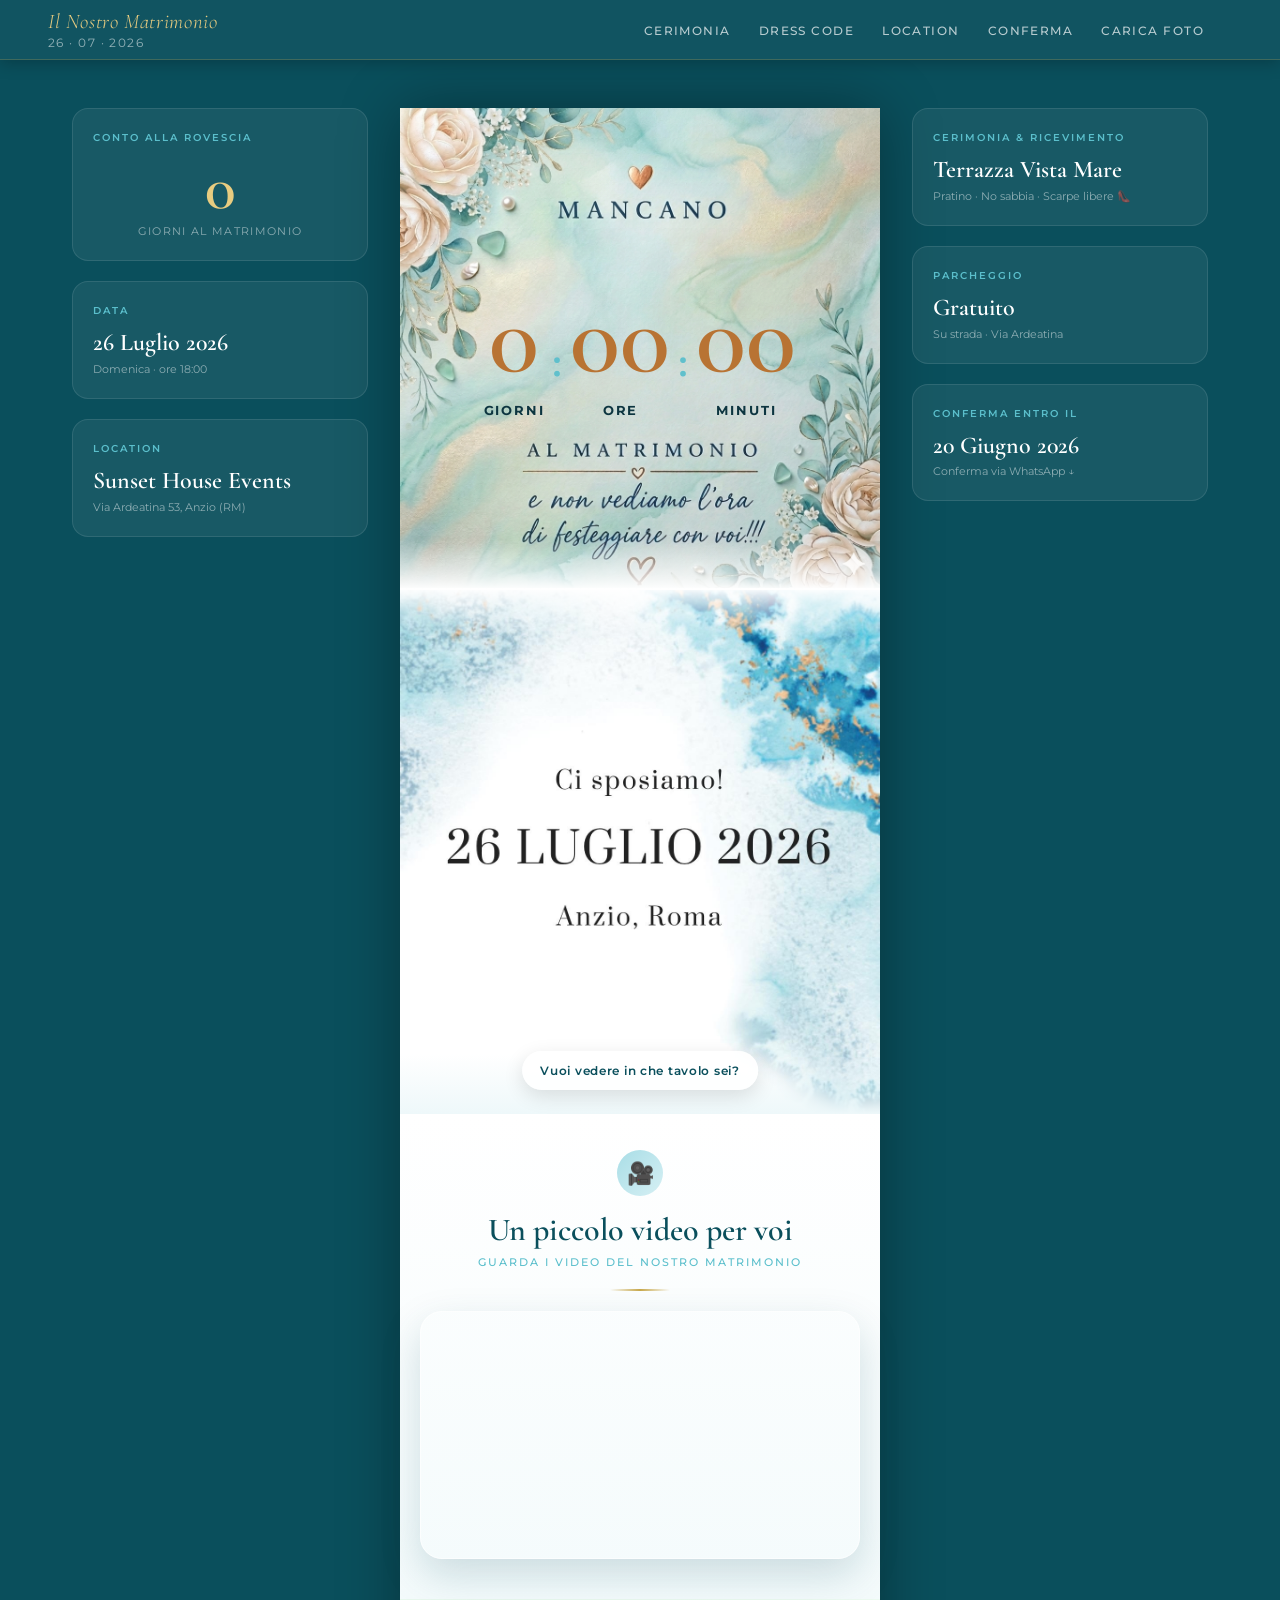
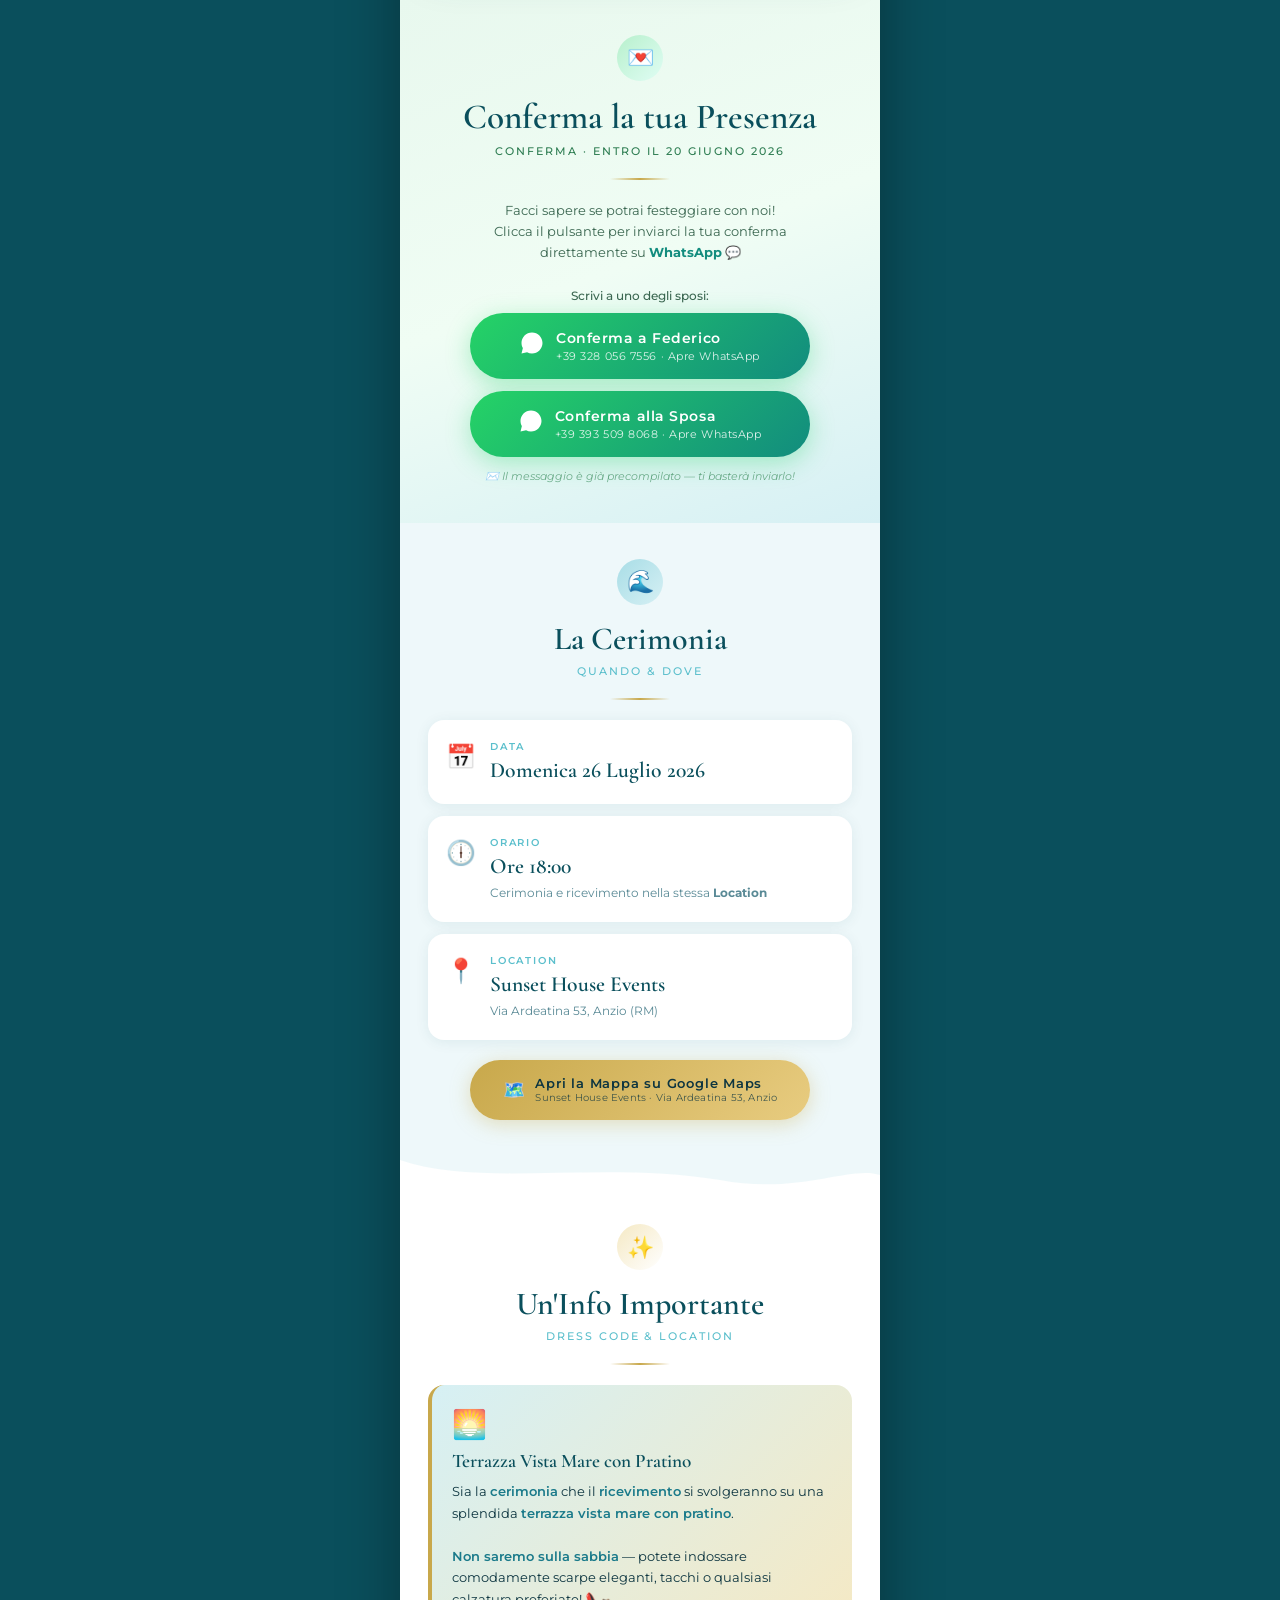
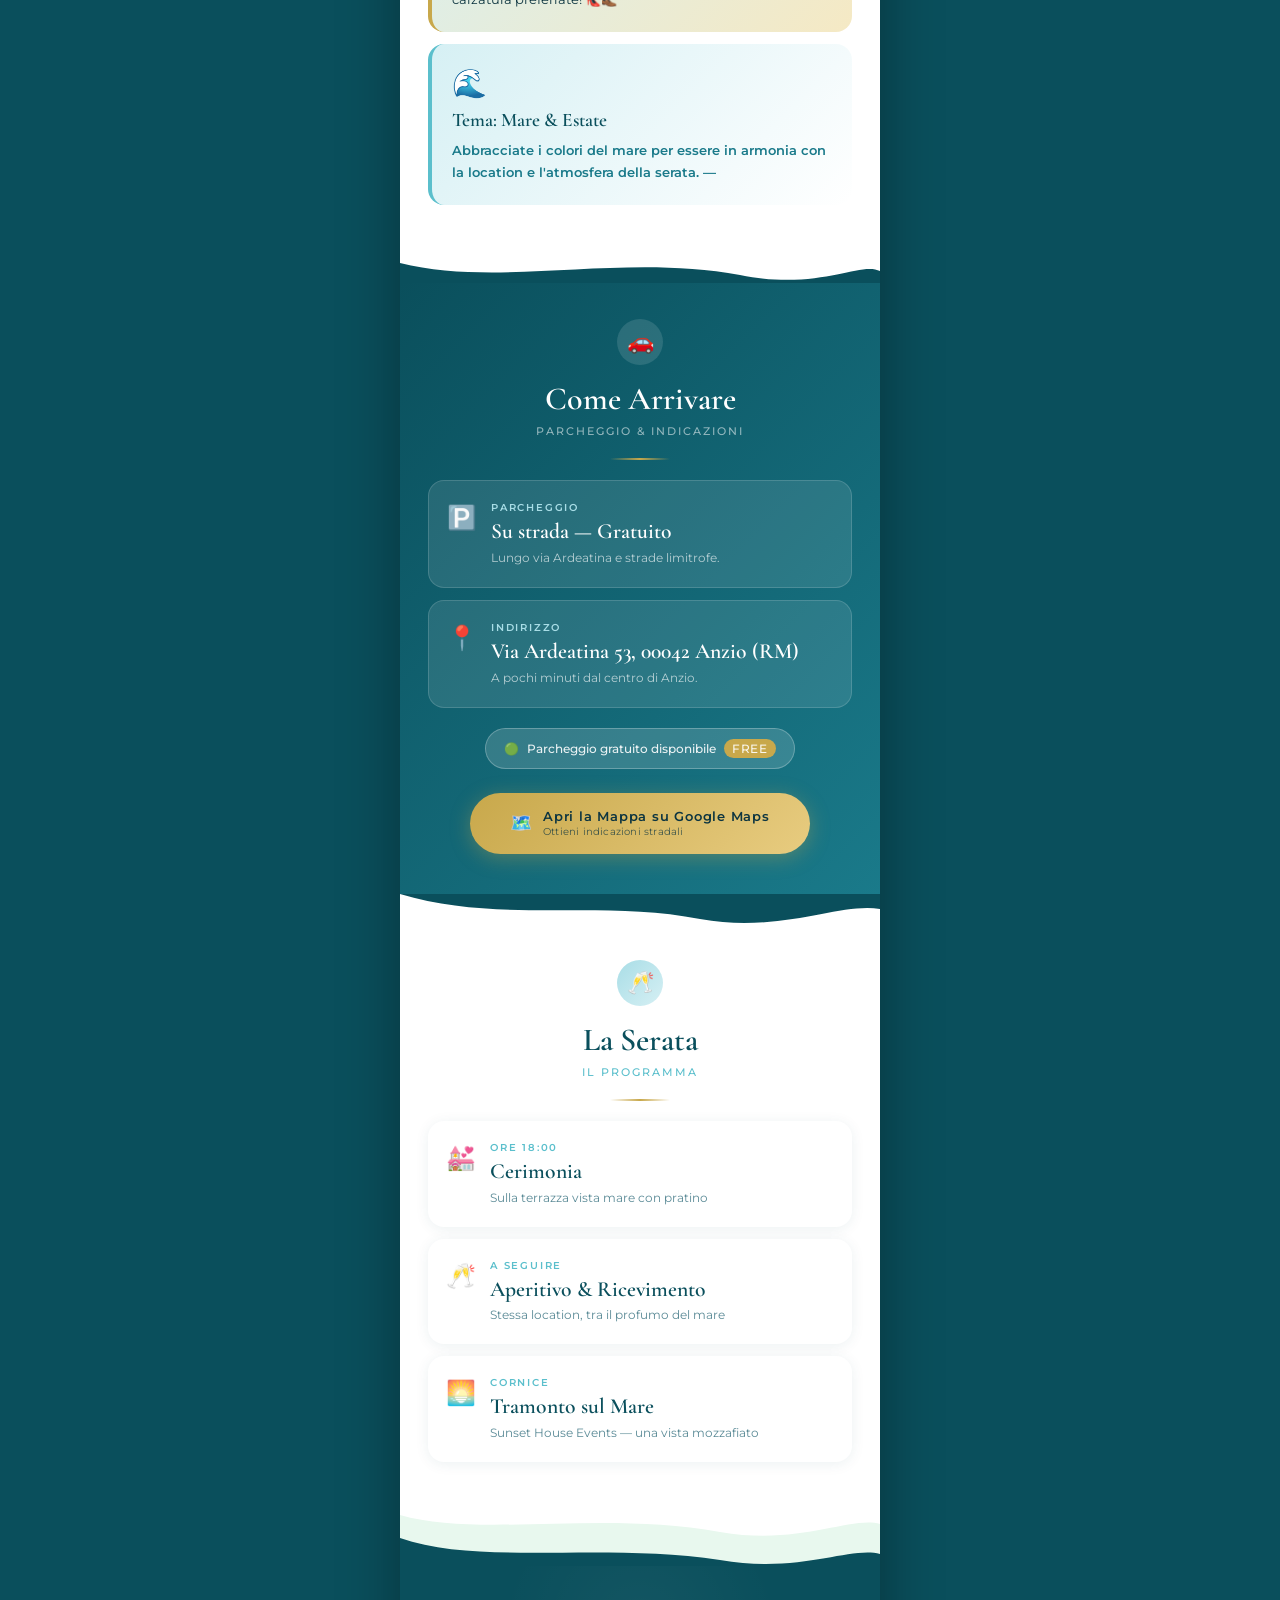
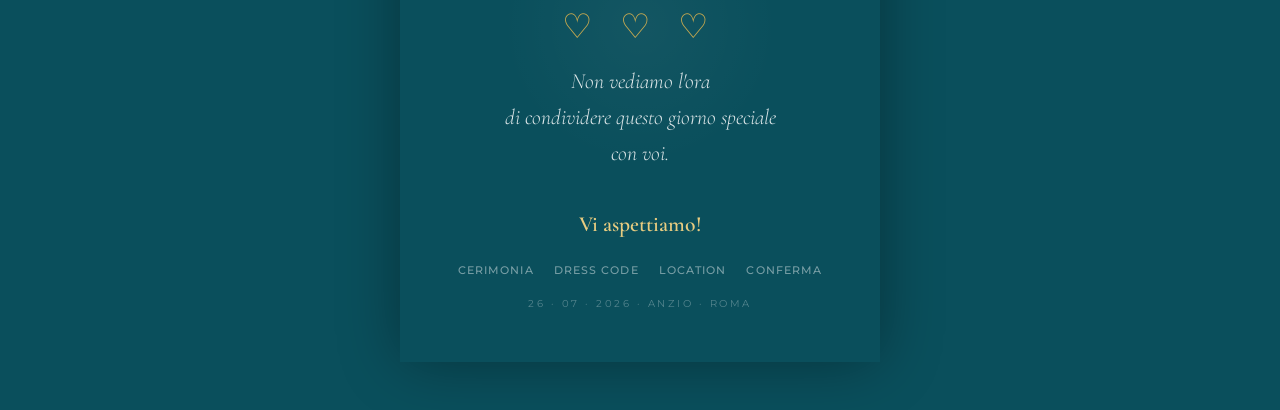
<file: index.html>
<!DOCTYPE html>
<html lang="it">
<head>
  <meta charset="UTF-8">
  <meta name="viewport" content="width=device-width, initial-scale=1.0">
  <title>Matrimonio 26 Luglio 2026 · Anzio</title>
  <link rel="preconnect" href="https://fonts.googleapis.com">
  <link rel="preconnect" href="https://fonts.gstatic.com" crossorigin>
  <link href="https://fonts.googleapis.com/css2?family=Cormorant+Garamond:ital,wght@0,300;0,400;0,600;1,300;1,400&family=Montserrat:wght@300;400;500;600&display=swap" rel="stylesheet">
  <link rel="stylesheet" href="css/style.css">
</head>
<body>
  <!--<div id="admin-password-overlay" class="role-overlay role-hidden" aria-hidden="true">
    <div class="role-modal">
      <div class="role-badge">Accesso Admin</div>
      <h1 class="role-title">Inserisci la password</h1>
      <p class="role-text">Solo chi conosce la password può vedere anche le pagine admin.</p>
      <input id="admin-password-input" class="role-input" type="password" placeholder="Password admin" autocomplete="current-password">
      <div class="role-actions">
        <button class="role-btn role-admin" id="admin-login-btn">ENTRA</button>
        <button class="role-btn role-cancel" id="admin-back-btn">INDIETRO</button>
      </div>
      <p class="role-error" id="admin-error">Password errata.</p>
    </div>
  </div>-->

  <div id="site-header"></div>

  <div class="site-wrapper">
    <aside class="site-sidebar">
      <div class="sidebar-widget">
        <div class="sidebar-widget-title">Conto alla rovescia</div>
        <div class="sidebar-days" id="sidebar-days">—</div>
        <div class="sidebar-days-label">giorni al matrimonio</div>
      </div>
      <div class="sidebar-widget">
        <div class="sidebar-widget-title">Data</div>
        <div class="sidebar-widget-value">26 Luglio 2026</div>
        <div class="sidebar-widget-sub">Domenica · ore 18:00</div>
      </div>
      <div class="sidebar-widget">
        <div class="sidebar-widget-title">Location</div>
        <div class="sidebar-widget-value">Sunset House Events</div>
        <div class="sidebar-widget-sub">Via Ardeatina 53, Anzio (RM)</div>
      </div>
    </aside>

    <main class="page" id="top">
      <div class="hero-img-wrap countdown-wrap">
  <img src="img/50.jpg" alt="Contatore giorni al matrimonio" width="480" loading="eager">
  <div class="countdown-overlay">
    <div class="countdown-label"></div>
    <div class="countdown-time">
      <span class="countdown-part"><span id="countdown-days">—</span><small>giorni</small></span>
      <span class="countdown-sep">:</span>
      <span class="countdown-part"><span id="countdown-hours">—</span><small>ore</small></span>
      <span class="countdown-sep">:</span>
      <span class="countdown-part"><span id="countdown-minutes">—</span><small>minuti</small></span>
    </div>
    <div class="countdown-sub"></div>
  </div>
  <!-- fade verso il basso che copre il bordo -->
  <div class="img-fade-bottom"></div>
</div>

<div class="date-img-wrap img-blend-wrap">
  
  <!-- fade verso l'alto che copre il bordo superiore -->
  <div class="img-fade-top"></div>
  <img src="img/quando.jpg" alt="Ci sposiamo! 26 Luglio 2026 – Anzio, Roma" width="480" loading="eager">
  <div class="date-img-overlay-bottom"></div>

  <div class="date-img-link">
    <a href="tavoli">Vuoi vedere in che tavolo sei?</a>
  </div>
</div>

      <section class="section section-video" id="video">
        <div class="section-icon icon-aqua">🎥</div>
        <h2 class="section-title">Un piccolo video per voi</h2>
        <p class="section-subtitle">Guarda i video del nostro matrimonio</p>
        <div class="gold-line"></div>
        <div class="video-wrap">
          <iframe class="yt-embed" src="https://www.youtube-nocookie.com/embed/g_HQ2GDgndY?rel=0" title="Video matrimonio" loading="lazy" allow="accelerometer; autoplay; clipboard-write; encrypted-media; gyroscope; picture-in-picture; web-share" allowfullscreen></iframe>
        </div>
      </section>

      <section class="rsvp-section" id="rsvp">
        <div class="section-icon icon-green">💌</div>
        <h2 class="rsvp-title">Conferma la tua Presenza</h2>
        <p class="rsvp-subtitle">Conferma · Entro il 20 Giugno 2026</p>
        <div class="gold-line"></div>
        <p class="rsvp-text">Facci sapere se potrai festeggiare con noi!<br>Clicca il pulsante per inviarci la tua conferma direttamente su <strong style="color:#128C7E;">WhatsApp</strong> 💬</p>
        <p style="font-family:'Montserrat',sans-serif;font-size:12px;color:#3a6650;margin-bottom:10px;font-weight:500;">Scrivi a uno degli sposi:</p>
        <a class="rsvp-btn" id="rsvp-btn" href="#" target="_blank" rel="noopener noreferrer" style="margin-bottom:12px;">
          <span class="rsvp-btn-icon">
            <svg width="24" height="24" viewBox="0 0 32 32" fill="white" xmlns="http://www.w3.org/2000/svg"><path d="M16 2C8.268 2 2 8.268 2 16c0 2.476.668 4.796 1.834 6.79L2 30l7.41-1.814A13.94 13.94 0 0 0 16 30c7.732 0 14-6.268 14-14S23.732 2 16 2zm6.29 19.46c-.344-.172-2.04-1.006-2.355-1.12-.316-.116-.546-.172-.776.172-.23.344-.89 1.12-1.09 1.35-.2.23-.4.258-.744.086-.344-.172-1.452-.536-2.767-1.706-1.022-.912-1.71-2.038-1.912-2.382-.2-.344-.022-.53.15-.7.155-.154.344-.4.516-.6.172-.2.23-.344.344-.574.115-.23.058-.43-.028-.6-.086-.172-.776-1.872-1.064-2.562-.28-.672-.564-.58-.776-.59-.2-.008-.43-.01-.66-.01-.23 0-.6.086-.915.43-.315.344-1.204 1.178-1.204 2.872s1.232 3.33 1.404 3.56c.172.23 2.426 3.706 5.877 5.194.822.354 1.463.566 1.963.724.824.262 1.575.225 2.168.136.66-.1 2.04-.834 2.328-1.638.287-.804.287-1.494.2-1.638-.086-.144-.316-.23-.66-.4z"/></svg>
          </span>
          <span class="rsvp-btn-text">Conferma a Federico<span class="rsvp-btn-sub">+39 328 056 7556 · Apre WhatsApp</span></span>
        </a>
        <a class="rsvp-btn" id="rsvp-btn-2" href="#" target="_blank" rel="noopener noreferrer">
          <span class="rsvp-btn-icon">
            <svg width="24" height="24" viewBox="0 0 32 32" fill="white" xmlns="http://www.w3.org/2000/svg"><path d="M16 2C8.268 2 2 8.268 2 16c0 2.476.668 4.796 1.834 6.79L2 30l7.41-1.814A13.94 13.94 0 0 0 16 30c7.732 0 14-6.268 14-14S23.732 2 16 2zm6.29 19.46c-.344-.172-2.04-1.006-2.355-1.12-.316-.116-.546-.172-.776.172-.23.344-.89 1.12-1.09 1.35-.2.23-.4.258-.744.086-.344-.172-1.452-.536-2.767-1.706-1.022-.912-1.71-2.038-1.912-2.382-.2-.344-.022-.53.15-.7.155-.154.344-.4.516-.6.172-.2.23-.344.344-.574.115-.23.058-.43-.028-.6-.086-.172-.776-1.872-1.064-2.562-.28-.672-.564-.58-.776-.59-.2-.008-.43-.01-.66-.01-.23 0-.6.086-.915.43-.315.344-1.204 1.178-1.204 2.872s1.232 3.33 1.404 3.56c.172.23 2.426 3.706 5.877 5.194.822.354 1.463.566 1.963.724.824.262 1.575.225 2.168.136.66-.1 2.04-.834 2.328-1.638.287-.804.287-1.494.2-1.638-.086-.144-.316-.23-.66-.4z"/></svg>
          </span>
          <span class="rsvp-btn-text">Conferma alla Sposa<span class="rsvp-btn-sub">+39 393 509 8068 · Apre WhatsApp</span></span>
        </a>
        <p class="rsvp-note">✉️ Il messaggio è già precompilato — ti basterà inviarlo!</p>
      </section>

      <section class="section section-alt" id="cerimonia">
        <div class="section-icon icon-aqua">🌊</div>
        <h2 class="section-title">La Cerimonia</h2>
        <p class="section-subtitle">Quando &amp; Dove</p>
        <div class="gold-line"></div>
        <div class="info-card"><span class="info-card-icon">📅</span><div><div class="info-card-label">Data</div><div class="info-card-value">Domenica 26 Luglio 2026</div></div></div>
        <div class="info-card"><span class="info-card-icon">🕕</span><div><div class="info-card-label">Orario</div><div class="info-card-value">Ore 18:00</div><div class="info-card-detail">Cerimonia e ricevimento nella stessa <strong>Location</strong></div></div></div>
        <div class="info-card"><span class="info-card-icon">📍</span><div><div class="info-card-label">Location</div><div class="info-card-value">Sunset House Events</div><div class="info-card-detail">Via Ardeatina 53, Anzio (RM)</div></div></div>
        <div class="map-btn-wrapper">
          <a class="map-btn" href="https://www.google.com/maps/place/Sunset+Events%2FTramonto+Eventi,+Via+Ardeatina,+53,+00042+Anzio+RM" target="_blank" rel="noopener noreferrer">
            <span class="map-btn-icon">🗺️</span>
            <span class="map-btn-text">Apri la Mappa su Google Maps<span class="map-btn-sub">Sunset House Events · Via Ardeatina 53, Anzio</span></span>
          </a>
        </div>
      </section>

      <div class="wave-divider" style="background:var(--aqua-mist);"><svg viewBox="0 0 480 28" preserveAspectRatio="none" xmlns="http://www.w3.org/2000/svg" style="display:block;width:100%;height:28px;"><path d="M0,0 C80,28 200,0 320,20 C400,35 450,5 480,15 L480,28 L0,28 Z" fill="white"/></svg></div>

      <section class="section" id="dresscode">
        <div class="section-icon icon-gold">✨</div>
        <h2 class="section-title">Un'Info Importante</h2>
        <p class="section-subtitle">Dress code &amp; Location</p>
        <div class="gold-line"></div>
        <div class="highlight-box">
          <div class="highlight-box-icon">🌅</div>
          <div class="highlight-box-title">Terrazza Vista Mare con Pratino</div>
          <div class="highlight-box-text">Sia la <strong>cerimonia</strong> che il <strong>ricevimento</strong> si svolgeranno su una splendida <strong>terrazza vista mare con pratino</strong>.<br><br><strong>Non saremo sulla sabbia</strong> — potete indossare comodamente scarpe eleganti, tacchi o qualsiasi calzatura preferiate! 👠👞</div>
        </div>
        <div class="highlight-box highlight-box-sea">
          <div class="highlight-box-icon">🌊</div>
          <div class="highlight-box-title">Tema: Mare &amp; Estate</div>
          <div class="highlight-box-text"><strong>Abbracciate i colori del mare per essere in armonia con la location e l'atmosfera della serata. —</strong></div>
        </div>
      </section>

      <div class="wave-divider"><svg viewBox="0 0 480 30" preserveAspectRatio="none" xmlns="http://www.w3.org/2000/svg" style="display:block;width:100%;height:30px;"><path d="M0,10 C100,35 220,0 340,22 C420,38 460,8 480,18 L480,30 L0,30 Z" fill="#0a4f5c"/></svg></div>

      <section class="section section-dark" id="location">
        <div class="section-icon icon-dark">🚗</div>
        <h2 class="section-title section-title-light">Come Arrivare</h2>
        <p class="section-subtitle section-subtitle-light">Parcheggio &amp; Indicazioni</p>
        <div class="gold-line"></div>
        <div class="dark-card"><span class="dark-card-icon">🅿️</span><div><div class="dark-card-label">Parcheggio</div><div class="dark-card-value">Su strada — Gratuito</div><div class="dark-card-detail">Lungo via Ardeatina e strade limitrofe.</div></div></div>
        <div class="dark-card"><span class="dark-card-icon">📍</span><div><div class="dark-card-label">Indirizzo</div><div class="dark-card-value">Via Ardeatina 53, 00042 Anzio (RM)</div><div class="dark-card-detail">A pochi minuti dal centro di Anzio.</div></div></div>
        <div style="text-align:center; margin:4px 0 8px;">
          <div class="parking-pill"><span>🟢</span><span>Parcheggio gratuito disponibile</span><span class="parking-badge">FREE</span></div>
        </div>
        <div class="map-btn-wrapper" style="margin-top:16px;">
          <a class="map-btn" href="https://www.google.com/maps/place/Sunset+Events%2FTramonto+Eventi,+Via+Ardeatina,+53,+00042+Anzio+RM" target="_blank" rel="noopener noreferrer">
            <span class="map-btn-icon">🗺️</span>
            <span class="map-btn-text">Apri la Mappa su Google Maps<span class="map-btn-sub">Ottieni indicazioni stradali</span></span>
          </a>
        </div>
      </section>

      <div class="wave-divider" style="background:var(--aqua-deep);"><svg viewBox="0 0 480 30" preserveAspectRatio="none" xmlns="http://www.w3.org/2000/svg" style="display:block;width:100%;height:30px;"><path d="M0,0 C100,30 200,5 300,25 C380,40 440,8 480,15 L480,30 L0,30 Z" fill="white"/></svg></div>

      <section class="section">
        <div class="section-icon icon-aqua">🥂</div>
        <h2 class="section-title">La Serata</h2>
        <p class="section-subtitle">Il Programma</p>
        <div class="gold-line"></div>
        <div class="info-card"><span class="info-card-icon">💒</span><div><div class="info-card-label">Ore 18:00</div><div class="info-card-value">Cerimonia</div><div class="info-card-detail">Sulla terrazza vista mare con pratino</div></div></div>
        <div class="info-card"><span class="info-card-icon">🥂</span><div><div class="info-card-label">A seguire</div><div class="info-card-value">Aperitivo &amp; Ricevimento</div><div class="info-card-detail">Stessa location, tra il profumo del mare</div></div></div>
        <div class="info-card"><span class="info-card-icon">🌅</span><div><div class="info-card-label">Cornice</div><div class="info-card-value">Tramonto sul Mare</div><div class="info-card-detail">Sunset House Events — una vista mozzafiato</div></div></div>
      </section>

      <div class="wave-divider"><svg viewBox="0 0 480 28" preserveAspectRatio="none" xmlns="http://www.w3.org/2000/svg" style="display:block;width:100%;height:28px;"><path d="M0,5 C80,28 200,0 320,22 C400,36 450,6 480,14 L480,28 L0,28 Z" fill="#e8f8ee"/></svg></div>
      <div id="site-footer-slot"></div>
    </main>

    <aside class="site-aside">
      <div class="sidebar-widget">
        <div class="sidebar-widget-title">Cerimonia &amp; Ricevimento</div>
        <div class="sidebar-widget-value">Terrazza Vista Mare</div>
        <div class="sidebar-widget-sub">Pratino · No sabbia · Scarpe libere 👠</div>
      </div>
      <div class="sidebar-widget">
        <div class="sidebar-widget-title">Parcheggio</div>
        <div class="sidebar-widget-value">Gratuito</div>
        <div class="sidebar-widget-sub">Su strada · Via Ardeatina</div>
      </div>
      <div class="sidebar-widget">
        <div class="sidebar-widget-title">Conferma entro il</div>
        <div class="sidebar-widget-value">20 Giugno 2026</div>
        <div class="sidebar-widget-sub">Conferma via WhatsApp ↓</div>
      </div>
    </aside>
  </div>

 <!-- ═══ RSVP NAME MODAL ═══ -->
<div id="rsvp-modal-overlay" style="display:none; position:fixed; inset:0; z-index:6000;
     background:rgba(6,28,33,0.72); backdrop-filter:blur(14px);
     align-items:center; justify-content:center; padding:24px;">
  <div id="rsvp-modal-box" style="width:100%; max-width:420px; border-radius:24px; padding:32px 24px;
       background:linear-gradient(160deg,rgba(255,255,255,0.99),rgba(245,249,250,0.97));
       box-shadow:0 24px 80px rgba(0,0,0,0.35); border:1px solid rgba(200,168,75,0.18);
       text-align:center; max-height:90vh; overflow-y:auto;">

    <div style="display:inline-block; margin-bottom:14px; padding:6px 14px;
         border-radius:999px; background:linear-gradient(135deg,#c8a84b,#e8cc80);
         color:#0d3540; font-family:'Montserrat',sans-serif; font-size:10px;
         font-weight:700; letter-spacing:0.18em; text-transform:uppercase;">
      Conferma Presenza
    </div>

    <h2 style="font-family:'Cormorant Garamond',Georgia,serif; font-size:clamp(1.6rem,7vw,2.2rem);
         font-weight:600; color:#0a4f5c; margin-bottom:8px;">
      Chi parteciperà?
    </h2>
    <p style="font-family:'Montserrat',sans-serif; font-size:13px; color:#4f6f76;
        line-height:1.65; margin-bottom:22px;">
      Indica quanti invitati parteciperanno, poi inserisci i loro nomi.
    </p>

    <!-- STEP 1: numero persone -->
    <div id="rsvp-step-1">
      <label style="font-family:'Montserrat',sans-serif; font-size:11px; font-weight:600;
             letter-spacing:0.14em; text-transform:uppercase; color:#1a7a8a;
             display:block; margin-bottom:8px;">
        Quanti invitati?
      </label>
      <div style="display:flex; align-items:center; justify-content:center; gap:16px; margin-bottom:22px;">
        <button id="rsvp-minus" type="button"
          style="width:44px; height:44px; border-radius:50%; border:2px solid #d6f0f4;
                 background:#eef8fa; color:#0a4f5c; font-size:22px; font-weight:600;
                 cursor:pointer; line-height:1; display:flex; align-items:center; justify-content:center;">−</button>
        <span id="rsvp-count-display"
          style="font-family:'Cormorant Garamond',serif; font-size:2.8rem;
                 font-weight:600; color:#0a4f5c; min-width:50px; text-align:center; line-height:1;">1</span>
        <button id="rsvp-plus" type="button"
          style="width:44px; height:44px; border-radius:50%; border:2px solid #d6f0f4;
                 background:#eef8fa; color:#0a4f5c; font-size:22px; font-weight:600;
                 cursor:pointer; line-height:1; display:flex; align-items:center; justify-content:center;">+</button>
      </div>
      <button id="rsvp-step1-next"
        style="width:100%; border:none; border-radius:14px; padding:15px 18px;
               background:linear-gradient(135deg,#0a4f5c,#1a7a8a); color:#fff;
               font-family:'Montserrat',sans-serif; font-size:13px; font-weight:700;
               letter-spacing:0.1em; cursor:pointer; margin-bottom:10px;
               box-shadow:0 8px 24px rgba(10,79,92,0.22);">
        AVANTI →
      </button>
      <button id="rsvp-modal-cancel"
        style="width:100%; border:1px solid rgba(26,122,138,0.2); border-radius:14px;
               padding:13px 18px; background:transparent; color:#1a7a8a;
               font-family:'Montserrat',sans-serif; font-size:13px; font-weight:600;
               letter-spacing:0.1em; cursor:pointer;">
        ANNULLA
      </button>
    </div>

    <!-- STEP 2: nomi dinamici -->
    <div id="rsvp-step-2" style="display:none;">
      <p style="font-family:'Montserrat',sans-serif; font-size:11px; font-weight:600;
          letter-spacing:0.14em; text-transform:uppercase; color:#1a7a8a; margin-bottom:16px;">
        Inserisci i nomi dei partecipanti
      </p>
      <div id="rsvp-names-list"></div>

      <p id="rsvp-modal-error"
         style="display:none; color:#c62828; font-family:'Montserrat',sans-serif;
                font-size:12px; margin-bottom:12px;">
        ⚠️ Inserisci almeno il nome della primo Invitato.
      </p>

      <button id="rsvp-modal-confirm"
        style="width:100%; border:none; border-radius:14px; padding:16px 18px;
               background:linear-gradient(135deg,#25D366,#128C7E); color:#fff;
               font-family:'Montserrat',sans-serif; font-size:14px; font-weight:700;
               letter-spacing:0.08em; cursor:pointer; margin-bottom:10px;
               box-shadow:0 8px 24px rgba(37,211,102,0.3);">
        ✅ Continua su WhatsApp
      </button>

      <button id="rsvp-step2-back"
        style="width:100%; border:1px solid rgba(26,122,138,0.2); border-radius:14px;
               padding:13px 18px; background:transparent; color:#1a7a8a;
               font-family:'Montserrat',sans-serif; font-size:13px; font-weight:600;
               letter-spacing:0.1em; cursor:pointer;">
        ← INDIETRO
      </button>
    </div>

  </div>


<script>
  (function () {
    var modal     = document.getElementById('rsvp-modal-overlay');
    var step1     = document.getElementById('rsvp-step-1');
    var step2     = document.getElementById('rsvp-step-2');
    var namesList = document.getElementById('rsvp-names-list');
    var countDisp = document.getElementById('rsvp-count-display');
    var btnMinus  = document.getElementById('rsvp-minus');
    var btnPlus   = document.getElementById('rsvp-plus');
    var btnNext   = document.getElementById('rsvp-step1-next');
    var btnBack   = document.getElementById('rsvp-step2-back');
    var btnConf   = document.getElementById('rsvp-modal-confirm');
    var btnCanc   = document.getElementById('rsvp-modal-cancel');
    var errMsg    = document.getElementById('rsvp-modal-error');

    var waTarget  = '';
    var invitato   = 1;
    var MAX       = 12;

    function updateCounter() {
      countDisp.textContent = invitato;
      btnMinus.style.opacity = invitato <= 1 ? '0.3' : '1';
      btnPlus.style.opacity  = invitato >= MAX ? '0.3' : '1';
    }

    function buildNameFields() {
      namesList.innerHTML = '';
      for (var i = 0; i < invitato; i++) {
        var label = document.createElement('p');
        label.style.cssText = 'font-family:\'Montserrat\',sans-serif; font-size:11px; font-weight:600; letter-spacing:0.12em; text-transform:uppercase; color:#5bbfcc; text-align:left; margin:14px 0 6px;';
        label.textContent = 'Invitato ' + (i + 1);
        namesList.appendChild(label);

        var row = document.createElement('div');
        row.style.cssText = 'display:flex; gap:8px; margin-bottom:4px;';

        var nome = document.createElement('input');
        nome.type = 'text';
        nome.placeholder = 'Nome' + (i === 0 ? ' *' : '');
        nome.id = 'rsvp-nome-' + i;
        nome.style.cssText = 'flex:1; border:2px solid #d6f0f4; border-radius:12px; padding:12px 14px; font-family:\'Montserrat\',sans-serif; font-size:14px; color:#0d3540; background:#eef8fa; outline:none; box-sizing:border-box;';
        nome.addEventListener('focus', function() { this.style.borderColor = '#5bbfcc'; });
        nome.addEventListener('blur',  function() { this.style.borderColor = '#d6f0f4'; });

        var cogn = document.createElement('input');
        cogn.type = 'text';
        cogn.placeholder = 'Cognome';
        cogn.id = 'rsvp-cogn-' + i;
        cogn.style.cssText = nome.style.cssText;
        cogn.addEventListener('focus', function() { this.style.borderColor = '#5bbfcc'; });
        cogn.addEventListener('blur',  function() { this.style.borderColor = '#d6f0f4'; });

        row.appendChild(nome);
        row.appendChild(cogn);
        namesList.appendChild(row);
      }
    }

    function buildMsg() {
      var nomi = [];
      for (var i = 0; i < invitato; i++) {
        var n = (document.getElementById('rsvp-nome-' + i).value.trim());
        var c = (document.getElementById('rsvp-cogn-' + i).value.trim());
        var full = (n + ' ' + c).trim();
        if (full) nomi.push(full);
      }

      var listaStr = nomi.length > 0
        ? nomi.map(function(n, i) { return (i + 1) + '. ' + n; }).join('\n')
        : '(nomi non specificati)';

      return encodeURIComponent(
        'Ciao! 🎊\n\n' +
        'Siamo ' + invitato + ' invitat' + (invitato === 1 ? 'o' : 'i') + ':\n' +
        listaStr + '\n\n' +
        'Abbiamo ricevuto il vostro invito per il matrimonio del 26 Luglio 2026.\n\n' +
        '✅ CONFERMIAMO la nostra partecipazione!\n\n' +
        'Non vediamo l\'ora di festeggiare con voi! 🥂🌊'
      );
    }

    function openModal(target) {
      waTarget = target;
      invitato = 1;
      updateCounter();
      step1.style.display = 'block';
      step2.style.display = 'none';
      modal.style.display = 'flex';
      document.body.style.overflow = 'hidden';
    }

    function closeModal() {
      modal.style.display = 'none';
      document.body.style.overflow = '';
    }

    function goToStep2() {
      buildNameFields();
      step1.style.display = 'none';
      step2.style.display = 'block';
      errMsg.style.display = 'none';
      var first = document.getElementById('rsvp-nome-0');
      if (first) setTimeout(function() { first.focus(); }, 80);
    }

    // Contatore ±
    btnMinus.addEventListener('click', function() { if (invitato > 1) { invitato--; updateCounter(); } });
    btnPlus.addEventListener('click',  function() { if (invitato < MAX) { invitato++; updateCounter(); } });

    // Step 1 → Step 2
    btnNext.addEventListener('click', goToStep2);

    // Step 2 → Step 1
    btnBack.addEventListener('click', function() {
      step2.style.display = 'none';
      step1.style.display = 'block';
    });

    // Conferma e apri WA
    btnConf.addEventListener('click', function() {
      var primo = document.getElementById('rsvp-nome-0');
      if (!primo || !primo.value.trim()) {
        errMsg.style.display = 'block';
        primo.focus();
        primo.style.borderColor = '#c62828';
        return;
      }
      window.open('https://wa.me/' + waTarget + '?text=' + buildMsg(), '_blank', 'noopener,noreferrer');
      closeModal();
    });

    // Annulla
    btnCanc.addEventListener('click', closeModal);

    // Click fuori
    modal.addEventListener('click', function(e) { if (e.target === modal) closeModal(); });

    // Intercetta bottoni RSVP
    var b1 = document.getElementById('rsvp-btn');
    var b2 = document.getElementById('rsvp-btn-2');
    if (b1) b1.addEventListener('click', function(e) { e.preventDefault(); openModal('393280567556'); });
    if (b2) b2.addEventListener('click', function(e) { e.preventDefault(); openModal('393935098068'); });

    updateCounter();
  })();
</script>
  <script>
    function loadComponent(url, targetId, callback) {
      fetch(url).then(function(res) { return res.text(); }).then(function(html) {
        var el = document.getElementById(targetId);
        if (!el) return;
        el.innerHTML = html;
        if (callback) callback();
      }).catch(function(err) { console.warn('Componente non caricato:', err); });
    }

    function initNavHamburger() {
      var btn = document.getElementById('nav-toggle');
      var menu = document.getElementById('mobile-menu');
      var overlay = document.getElementById('mobile-overlay');
      if (!btn || !menu || !overlay) { setTimeout(initNavHamburger, 100); return; }
      function closeMenu() {
        btn.classList.remove('open');
        menu.classList.remove('open');
        overlay.classList.remove('open');
        btn.setAttribute('aria-expanded', 'false');
        menu.setAttribute('aria-hidden', 'true');
        document.body.classList.remove('menu-open');
      }
      function openMenu() {
        btn.classList.add('open');
        menu.classList.add('open');
        overlay.classList.add('open');
        btn.setAttribute('aria-expanded', 'true');
        menu.setAttribute('aria-hidden', 'false');
        document.body.classList.add('menu-open');
      }
      btn.addEventListener('click', function() { var isOpen = menu.classList.contains('open'); if (isOpen) closeMenu(); else openMenu(); });
      overlay.addEventListener('click', closeMenu);
      document.querySelectorAll('.mobile-link').forEach(function(a) { a.addEventListener('click', closeMenu); });
      window.addEventListener('scroll', function() { if (menu.classList.contains('open')) closeMenu(); }, { passive: true });
      window.addEventListener('resize', function() { if (window.innerWidth > 768) closeMenu(); });
    }

    loadComponent('components/header.html', 'site-header', initNavHamburger);
    loadComponent('components/footer.html', 'site-footer-slot', null);

    var wedding = new Date('2026-07-26T18:00:00');
    function pad(n) { return String(n).padStart(2, '0'); }
    function updateCountdown() {
      var diff = Math.max(0, wedding - new Date());
      var totalMinutes = Math.floor(diff / (1000 * 60));
      var totalHours = Math.floor(diff / (1000 * 60 * 60));
      var days = Math.floor(totalHours / 24);
      var hours = totalHours % 24;
      var minutes = totalMinutes % 60;
      var ids = ['countdown-days', 'countdown-hours', 'countdown-minutes'];
      var vals = [days, pad(hours), pad(minutes)];
      ids.forEach(function(id, i) { var el = document.getElementById(id); if (el) el.textContent = vals[i]; });
      var side = document.getElementById('sidebar-days');
      if (side) side.textContent = days;
    }
    updateCountdown();
    setInterval(updateCountdown, 30000);

    var msg = encodeURIComponent("Ciao! 🎊\n\nHo ricevuto il vostro invito per il matrimonio del 26 Luglio 2026.\n\n✅ CONFERMO la mia partecipazione!\n\nNon vedo l'ora di festeggiare con voi! 🥂🌊");
    var b1 = document.getElementById('rsvp-btn');
    var b2 = document.getElementById('rsvp-btn-2');
    if (b1) b1.href = "https://wa.me/393280567556?text=" + msg;
    if (b2) b2.href = "https://wa.me/393935098068?text=" + msg;

    (function() {
      var allowed = sessionStorage.getItem('site_role');
      if (!allowed) document.body.classList.add('role-lock');
      var adminOverlay = document.getElementById('admin-password-overlay');
      var adminBtn = document.getElementById('role-admin-btn');
      var adminLoginBtn = document.getElementById('admin-login-btn');
      var adminBackBtn = document.getElementById('admin-back-btn');
      var adminInput = document.getElementById('admin-password-input');
      var adminError = document.getElementById('admin-error');
      var ADMIN_PWD = 'admin2026';
      function show(el) { el.classList.remove('role-hidden'); el.setAttribute('aria-hidden', 'false'); }
      function hide(el) { el.classList.add('role-hidden'); el.setAttribute('aria-hidden', 'true'); }
      function unlock(role) { sessionStorage.setItem('site_role', role); hide(adminOverlay); document.body.classList.remove('role-lock'); location.reload(); }
      if (allowed === 'admin') document.body.classList.remove('role-lock');
      if (adminBtn) adminBtn.addEventListener('click', function() { show(adminOverlay); if (adminInput) setTimeout(function() { adminInput.focus(); }, 50); });
      if (adminBackBtn) adminBackBtn.addEventListener('click', function() { hide(adminOverlay); if (adminError) adminError.style.display = 'none'; });
      if (adminLoginBtn) adminLoginBtn.addEventListener('click', function() { if ((adminInput && adminInput.value) === ADMIN_PWD) unlock('admin'); else { if (adminError) adminError.style.display = 'block'; if (adminInput) adminInput.value = ''; } });
      if (adminInput) adminInput.addEventListener('keydown', function(e) { if (e.key === 'Enter') adminLoginBtn.click(); });
      if (allowed) hide(adminOverlay);
    })();
  </script>

  <button id="backToTop" title="Torna all'inizio">➔</button>
  <script>
    const btn = document.getElementById('backToTop');
    window.addEventListener('scroll', function() {
      btn.style.display = (document.body.scrollTop > 300 || document.documentElement.scrollTop > 300) ? 'block' : 'none';
    });
    btn.addEventListener('click', function() { window.scrollTo({ top: 0, behavior: 'smooth' }); });
  </script>
  <script src="matrimonio-db.js"></script>
</body>
</html>
</file>
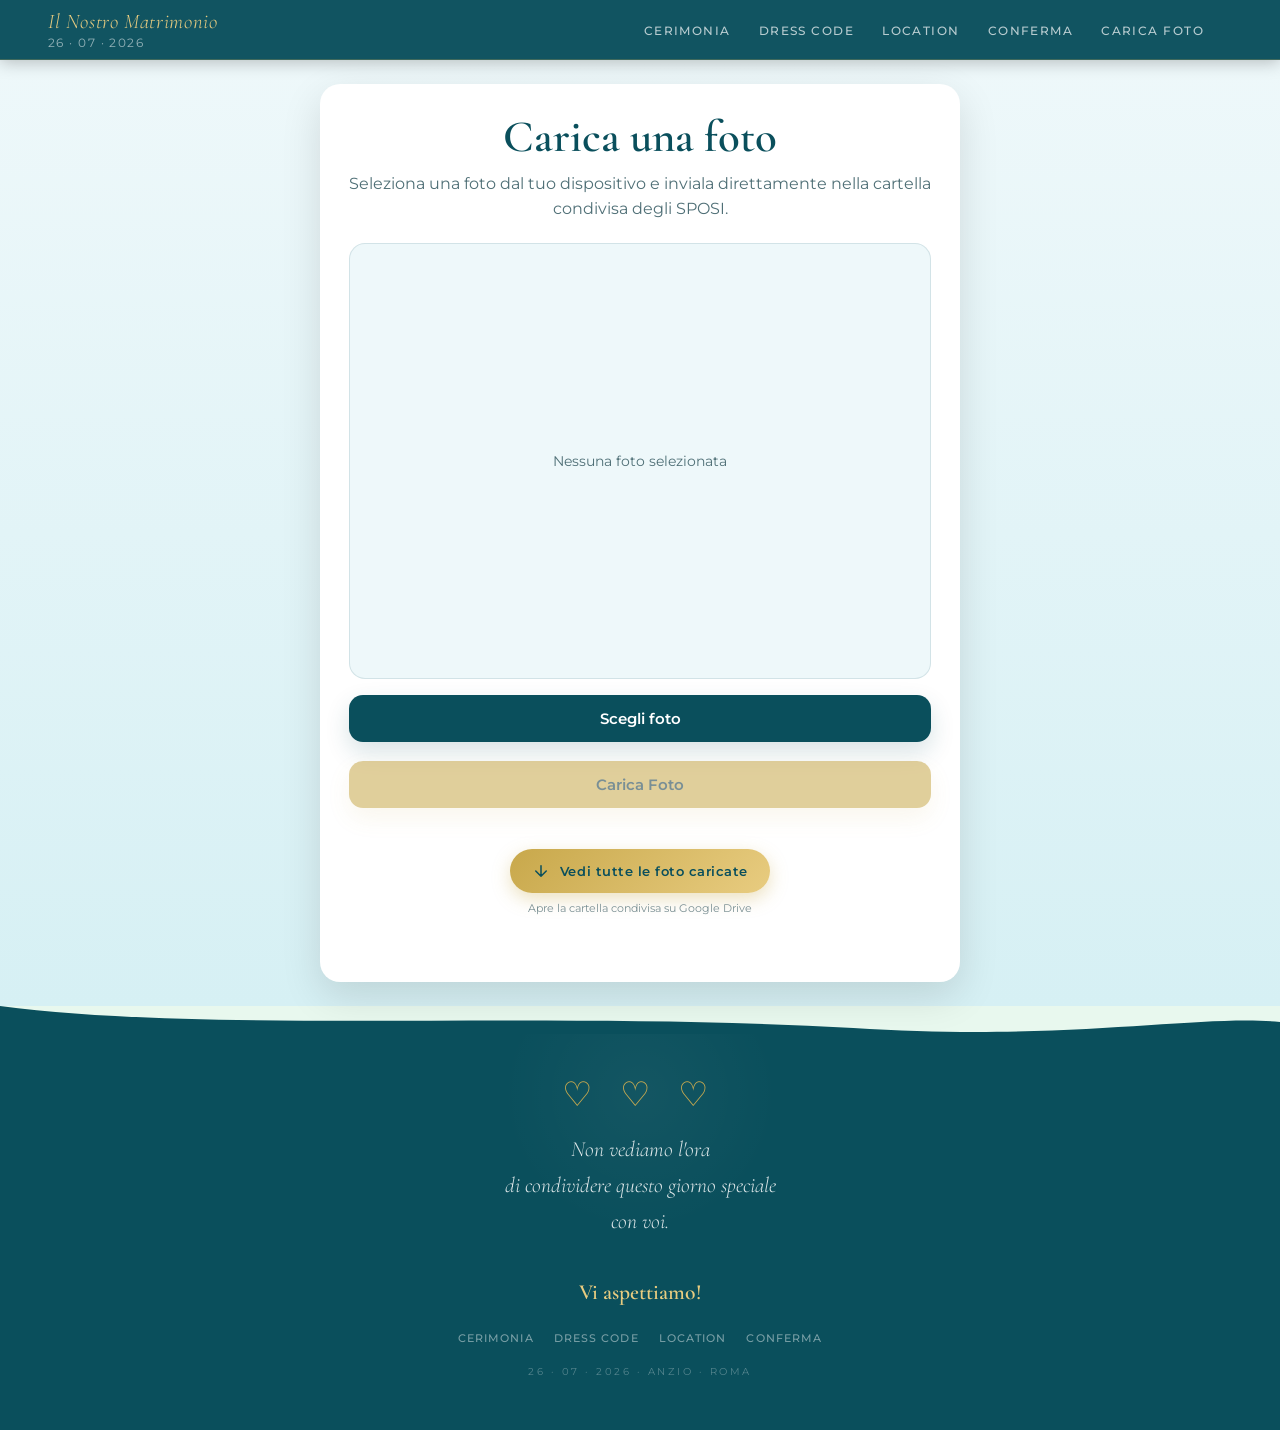
<file: carica-foto.html>
<!DOCTYPE html>
<html lang="it">
<head>
  <meta charset="UTF-8">
  <meta name="viewport" content="width=device-width, initial-scale=1.0">
  <title>Carica Foto</title>
  <link rel="preconnect" href="https://fonts.googleapis.com">
  <link rel="preconnect" href="https://fonts.gstatic.com" crossorigin>
  <link href="https://fonts.googleapis.com/css2?family=Cormorant+Garamond:ital,wght@0,300;0,400;0,600;1,300;1,400&family=Montserrat:wght@300;400;500;600&display=swap" rel="stylesheet">
  <link rel="stylesheet" href="css/style.css">
  <style>
    .drive-view-link-wrap { margin: 22px 0 6px; text-align: center; }
    .drive-view-link-btn {
      display: inline-flex;
      align-items: center;
      gap: 10px;
      font-family: 'Montserrat', sans-serif;
      font-size: 13px;
      font-weight: 600;
      letter-spacing: 0.04em;
      color: #0a4f5c;
      background: linear-gradient(135deg, #c8a84b, #e8cc80);
      border: none;
      border-radius: 50px;
      padding: 13px 22px;
      text-decoration: none;
      box-shadow: 0 6px 18px rgba(200,168,75,0.35);
      transition: transform 0.15s ease, box-shadow 0.2s ease;
    }
    .drive-view-link-btn:hover {
      transform: translateY(-2px);
      box-shadow: 0 10px 26px rgba(200,168,75,0.45);
    }
    .drive-view-link-btn svg { width: 18px; height: 18px; flex-shrink: 0; }
    .drive-view-link-sub {
      display: block;
      margin-top: 8px;
      font-family: 'Montserrat', sans-serif;
      font-size: 11px;
      color: #7a8f93;
    }
  </style>
</head>
<body>

  <div id="site-header"></div>

  <main class="drive-camera-page">
  <section class="drive-camera-section">
    <div class="drive-camera-container">
      <h1 class="drive-camera-title">Carica una foto</h1>
      <p class="drive-camera-subtitle">
        Seleziona una foto dal tuo dispositivo e inviala direttamente nella cartella condivisa degli SPOSI.
      </p>

      <div class="drive-camera-preview">
        <img id="preview-img" class="drive-camera-preview-img" alt="Anteprima foto selezionata" style="display:none;">
        <div id="preview-placeholder" class="drive-camera-preview-placeholder">
          Nessuna foto selezionata
        </div>
      </div>

     <label for="file-input" class="drive-camera-btn drive-camera-btn-primary drive-camera-label-btn">
  Scegli foto
</label>
<input type="file" id="file-input" class="drive-camera-file" accept="image/*" multiple>
<br>
<button type="button" id="btn-invia-foto" class="drive-camera-btn drive-camera-btn-secondary" disabled>
  Carica Foto
</button>
<br><br>
<div id="preview-list" class="drive-preview-list"></div>

      <div class="drive-view-link-wrap">
        <a class="drive-view-link-btn" href="https://drive.google.com/drive/folders/1bvzFAFo0EN0V6AJTeHYPJ9cbxLItVz11?usp=drive_link" target="_blank" rel="noopener noreferrer">
          <svg viewBox="0 0 24 24" fill="none" stroke="#0a4f5c" stroke-width="2" stroke-linecap="round" stroke-linejoin="round">
            <path d="M12 5v14M5 12l7 7 7-7"/>
          </svg>
          Vedi tutte le foto caricate
        </a>
        <span class="drive-view-link-sub">Apre la cartella condivisa su Google Drive</span>
      </div>

      <div id="status-messaggio" class="drive-camera-status" aria-live="polite"></div>

      <pre id="debug-box" style="display:none; white-space:pre-wrap; margin-top:14px; font-size:12px; line-height:1.5; background:#eef8fa; color:#0a4f5c; padding:12px; border-radius:12px;"></pre>

      <button type="button" id="copy-debug-btn" style="display:none; margin-top:10px; width:100%; border:none; border-radius:12px; padding:12px 16px; background:#0a4f5c; color:#fff; font-family:'Montserrat',sans-serif; font-size:13px; font-weight:600; cursor:pointer;">
        Copia errore
      </button>
    </div>
  </section>
</main>

  <div id="site-footer-slot"></div>

  <script>
  function loadComponent(url, targetId) {
    return fetch(url)
      .then(function(res) { return res.text(); })
      .then(function(html) {
        var el = document.getElementById(targetId);
        if (el) el.innerHTML = html;
        return html;
      })
      .catch(function(err) {
        console.warn('Componente non caricato:', err);
        return "";
      });
  }

  function initHeaderMenu() {
    const headerRoot = document.getElementById("site-header");
    if (!headerRoot) return;

    const menuBtn = headerRoot.querySelector(".menu-toggle");
    const menu = headerRoot.querySelector(".site-nav");
    const menuLinks = headerRoot.querySelectorAll(".site-nav a");

    if (!menuBtn || !menu) {
      console.warn("Menu header non trovato");
      return;
    }

    menuBtn.addEventListener("click", function (e) {
      e.preventDefault();
      menu.classList.toggle("open");
      menuBtn.classList.toggle("active");
    });

    menuLinks.forEach(function(link) {
      link.addEventListener("click", function () {
        menu.classList.remove("open");
        menuBtn.classList.remove("active");
      });
    });
  }

  const GOOGLE_SCRIPT_URL = "https://script.google.com/macros/s/AKfycbwduJOML_rUo5SBj69u7wpMJT0nMkr5DQORDvbV-ZMlCfFXIweqpvV4EC_ERjJD9sWJuQ/exec";

  (async function () {
    await loadComponent('components/header.html', 'site-header');
    await loadComponent('components/footer.html', 'site-footer-slot');
    initHeaderMenu();

    const fileInput = document.getElementById("file-input");
    const btnSend = document.getElementById("btn-invia-foto");
    const statusEl = document.getElementById("status-messaggio");
    const debugBox = document.getElementById("debug-box");
    const copyBtn = document.getElementById("copy-debug-btn");
    const previewList = document.getElementById("preview-list");

    if (!fileInput || !btnSend || !statusEl || !debugBox || !copyBtn || !previewList) return;

    let selectedFiles = [];

    function setStatus(msg, type) {
      statusEl.textContent = msg;
      statusEl.classList.remove("error", "success");
      if (type) statusEl.classList.add(type);
    }

    function hideDebug() {
      debugBox.style.display = "none";
      debugBox.textContent = "";
      copyBtn.style.display = "none";
      copyBtn.textContent = "Copia errore";
    }

    function showDebug(text) {
      debugBox.style.display = "block";
      debugBox.textContent = text;
      copyBtn.style.display = "block";
    }

    copyBtn.addEventListener("click", async function () {
      try {
        await navigator.clipboard.writeText(debugBox.textContent || "");
        copyBtn.textContent = "Copiato!";
        setTimeout(function () { copyBtn.textContent = "Copia errore"; }, 1200);
      } catch (e) {
        console.warn(e);
      }
    });

    function renderPreviews(files) {
      previewList.innerHTML = "";
      files.forEach(function(file) {
        const item = document.createElement("div");
        item.className = "drive-preview-item";

        const img = document.createElement("img");
        img.alt = "Anteprima foto";

        const reader = new FileReader();
        reader.onload = function (e) {
          img.src = e.target.result;
        };
        reader.readAsDataURL(file);

        item.appendChild(img);
        previewList.appendChild(item);
      });
    }

    fileInput.addEventListener("change", function () {
      selectedFiles = fileInput.files ? Array.from(fileInput.files) : [];
      hideDebug();

      if (!selectedFiles.length) {
        btnSend.disabled = true;
        previewList.innerHTML = "";
        setStatus("");
        return;
      }

      const validFiles = selectedFiles.filter(function(file) {
        return file.type && file.type.startsWith("image/");
      });

      if (!validFiles.length) {
        btnSend.disabled = true;
        setStatus("Seleziona uno o più file immagine validi.", "error");
        previewList.innerHTML = "";
        return;
      }

      selectedFiles = validFiles;
      renderPreviews(selectedFiles);
      btnSend.disabled = false;
      setStatus(selectedFiles.length + " foto selezionate. Pronte per l'invio.");
    });

    function compressImageToBase64(file, maxWidth = 1920, quality = 1) {
      return new Promise(function(resolve, reject) {
        const reader = new FileReader();

        reader.onload = function(e) {
          const img = new Image();

          img.onload = function() {
            let width = img.naturalWidth;
            let height = img.naturalHeight;

            if (width > maxWidth) {
              height = Math.round((height * maxWidth) / width);
              width = maxWidth;
            }

            const canvas = document.createElement("canvas");
            canvas.width = width;
            canvas.height = height;

            const ctx = canvas.getContext("2d");
            ctx.drawImage(img, 0, 0, width, height);

            const dataUrl = canvas.toDataURL("image/jpeg", quality);
            resolve(dataUrl.split(",")[1]);
          };

          img.onerror = reject;
          img.src = e.target.result;
        };

        reader.onerror = reject;
        reader.readAsDataURL(file);
      });
    }

    async function uploadSingleFile(file) {
      const base64Image = await compressImageToBase64(file, 1920, 1);

      const response = await fetch(GOOGLE_SCRIPT_URL, {
        method: "POST",
        mode: "cors",
        redirect: "follow",
        headers: {
          "Content-Type": "text/plain;charset=utf-8"
        },
        body: JSON.stringify({
          imageBase64: base64Image,
          mimeType: "image/jpeg",
          fileName: (file.name ? file.name.replace(/\.[^.]+$/, "") : ("foto_" + Date.now())) + ".jpg"
        })
      });

      const responseText = await response.text();

      if (!response.ok || !responseText.trim().startsWith("{")) {
        throw new Error("Upload fallito per " + file.name + " - " + responseText);
      }

      const parsed = JSON.parse(responseText);

      if (!parsed.success) {
        throw new Error(parsed.message || ("Errore Apps Script per " + file.name));
      }

      return parsed;
    }

    btnSend.addEventListener("click", async function () {
      if (!selectedFiles.length) {
        setStatus("Prima seleziona almeno una foto.", "error");
        return;
      }

      try {
        hideDebug();
        btnSend.disabled = true;
        setStatus("Caricamento di " + selectedFiles.length + " foto su Google Drive...");

        for (let i = 0; i < selectedFiles.length; i++) {
          setStatus("Caricamento foto " + (i + 1) + " di " + selectedFiles.length + "...");
          await uploadSingleFile(selectedFiles[i]);
        }

        setStatus("✅ Foto inviate con successo!", "success");
        hideDebug();
        selectedFiles = [];
        fileInput.value = "";
        previewList.innerHTML = "";
      } catch (error) {
        console.error(error);
        setStatus("Foto non inviata", "error");
        showDebug("REQUEST ERROR:\n" + (error && error.message ? error.message : String(error)));
      } finally {
        btnSend.disabled = selectedFiles.length === 0;
      }
    });
  })();
</script>
</body>
</html>
</file>
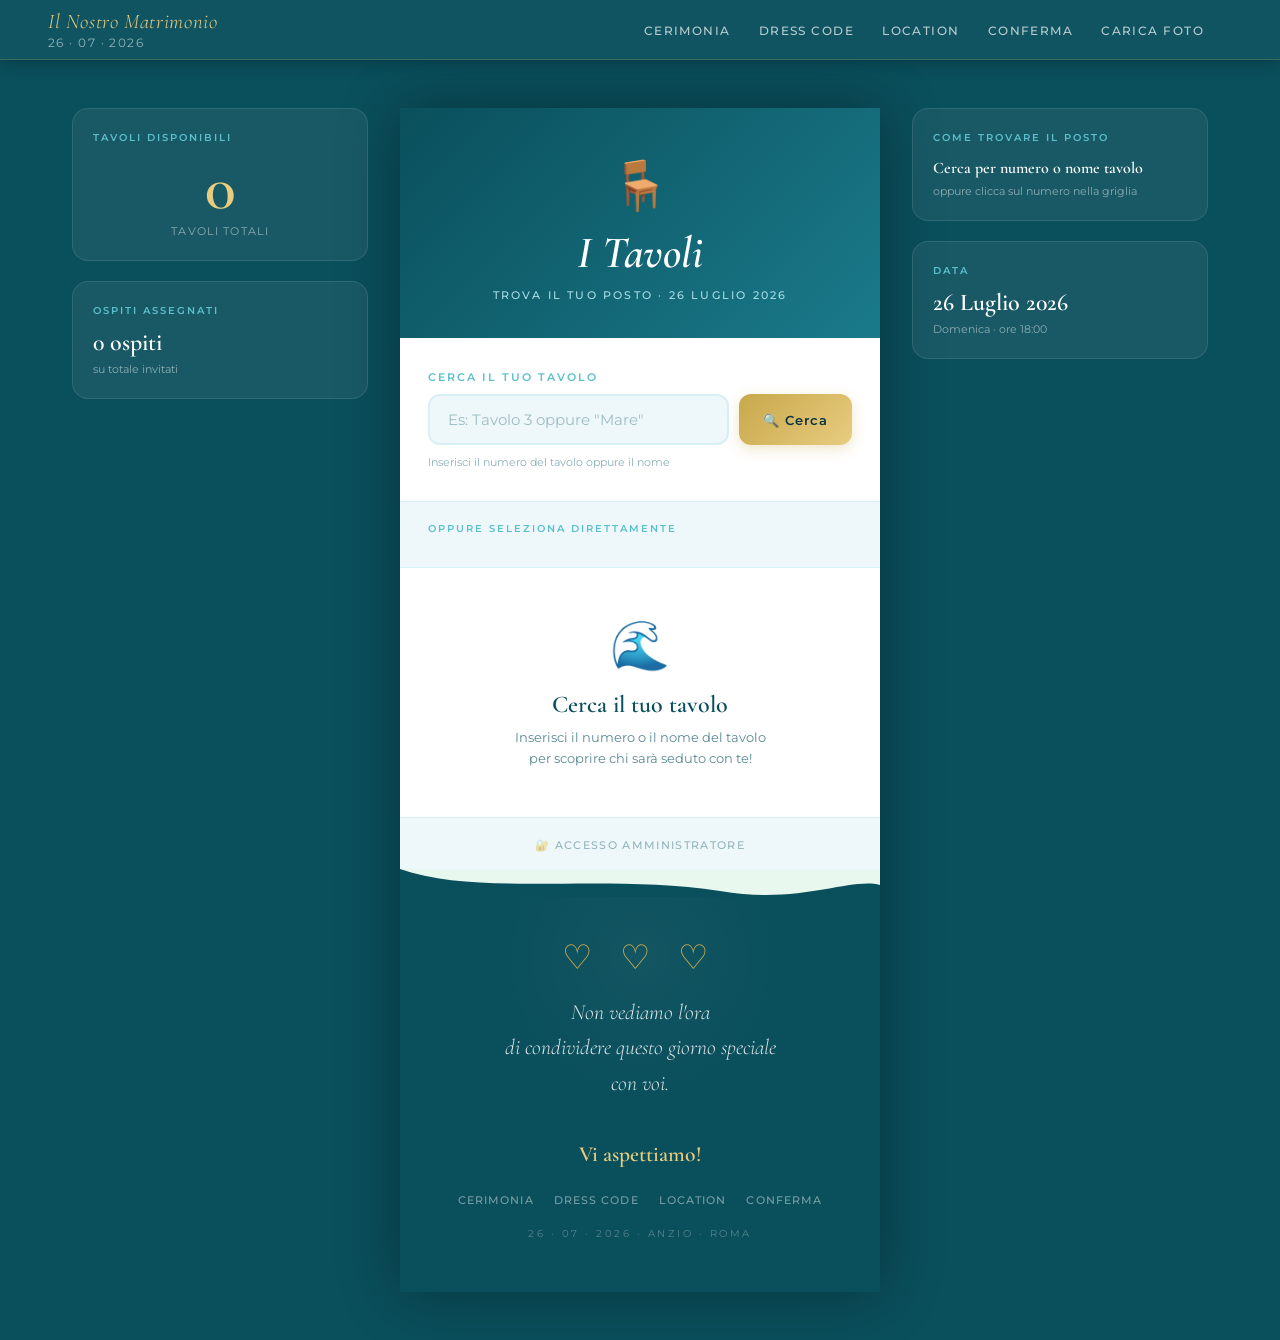
<file: tavoli.html>
<!DOCTYPE html>
<html lang="it">
<head>
  <meta charset="UTF-8">
  <meta name="viewport" content="width=device-width, initial-scale=1.0">
  <title>I Tavoli · Matrimonio 26 Luglio 2026</title>
  <link rel="preconnect" href="https://fonts.googleapis.com">
  <link rel="preconnect" href="https://fonts.gstatic.com" crossorigin>
  <link href="https://fonts.googleapis.com/css2?family=Cormorant+Garamond:ital,wght@0,300;0,400;0,600;1,300;1,400&family=Montserrat:wght@300;400;500;600&display=swap" rel="stylesheet">
  <link rel="stylesheet" href="css/style.css">

  <style>
    .tavoli-hero{background:linear-gradient(135deg,var(--aqua-deep) 0%,var(--aqua-mid) 100%);padding:48px 28px 36px;text-align:center}.tavoli-hero-icon{font-size:48px;margin-bottom:12px}.tavoli-hero-title{font-family:var(--font-display);font-size:clamp(2rem,8vw,2.8rem);font-weight:600;font-style:italic;color:var(--white);margin-bottom:8px}.tavoli-hero-sub{font-family:var(--font-body);font-size:11px;font-weight:500;letter-spacing:.2em;text-transform:uppercase;color:var(--aqua-pale)}
    .search-section{background:var(--white);padding:32px 28px;border-bottom:1px solid var(--aqua-foam)}.search-label{font-family:var(--font-body);font-size:11px;font-weight:600;letter-spacing:.18em;text-transform:uppercase;color:var(--aqua-light);display:block;margin-bottom:10px}.search-row{display:flex;gap:10px;flex-wrap:wrap}.search-input{flex:1;min-width:0;font-family:var(--font-body);font-size:15px;font-weight:400;color:var(--text-dark);background:var(--aqua-mist);border:2px solid var(--aqua-foam);border-radius:12px;padding:14px 18px;outline:none;transition:border-color .2s}.search-input:focus{border-color:var(--aqua-light)}.search-input::placeholder{color:rgba(10,79,92,.35)}.search-btn{font-family:var(--font-body);font-size:13px;font-weight:600;letter-spacing:.08em;color:var(--text-dark);background:linear-gradient(135deg,var(--gold),var(--gold-light));border:none;border-radius:12px;padding:14px 24px;cursor:pointer;transition:transform .15s,box-shadow .15s;box-shadow:0 4px 14px rgba(200,168,75,.3);white-space:nowrap;-webkit-tap-highlight-color:transparent}.search-btn:active{transform:scale(.97)}.search-hint{font-family:var(--font-body);font-size:11px;color:#8ab0b8;margin-top:10px}
    .quick-section{background:var(--aqua-mist);padding:20px 28px;border-bottom:1px solid var(--aqua-foam)}.quick-label{font-family:var(--font-body);font-size:10px;font-weight:600;letter-spacing:.2em;text-transform:uppercase;color:var(--aqua-light);margin-bottom:12px}.quick-grid{display:flex;flex-wrap:wrap;gap:8px}.quick-btn{font-family:var(--font-body);font-size:12px;font-weight:600;color:var(--aqua-deep);background:var(--white);border:2px solid var(--aqua-foam);border-radius:50px;padding:8px 16px;cursor:pointer;transition:all .15s;-webkit-tap-highlight-color:transparent}.quick-btn:hover,.quick-btn.active{background:var(--aqua-deep);border-color:var(--aqua-deep);color:var(--white)}
    .result-section{padding:28px;display:none}.result-section.visible{display:block}.table-card{background:linear-gradient(135deg,var(--aqua-deep) 0%,var(--aqua-mid) 100%);border-radius:20px;overflow:hidden;box-shadow:0 8px 32px rgba(10,79,92,.25)}.table-card-header{padding:28px 24px 20px;text-align:center;border-bottom:1px solid rgba(255,255,255,.12);position:relative}.table-number-badge{display:inline-flex;align-items:center;justify-content:center;width:56px;height:56px;border-radius:50%;background:linear-gradient(135deg,var(--gold),var(--gold-light));font-family:var(--font-display);font-size:1.8rem;font-weight:600;color:var(--text-dark);margin-bottom:12px;box-shadow:0 4px 16px rgba(200,168,75,.4)}.table-name-display{font-family:var(--font-display);font-size:clamp(1.4rem,6vw,1.8rem);font-weight:600;font-style:italic;color:var(--white);margin-bottom:4px}.table-seats-info{font-family:var(--font-body);font-size:11px;font-weight:500;letter-spacing:.15em;text-transform:uppercase;color:var(--aqua-pale)}
    .table-visual{padding:24px;display:flex;justify-content:center}.seats-list{padding:0 20px 20px}.seat-item{display:flex;align-items:center;gap:14px;padding:14px 16px;margin-bottom:8px;background:rgba(255,255,255,.08);border-radius:12px;border:1px solid rgba(255,255,255,.1);transition:background .15s}.seat-item.empty{opacity:.4}.seat-number{width:28px;height:28px;border-radius:50%;background:rgba(255,255,255,.12);display:flex;align-items:center;justify-content:center;font-family:var(--font-body);font-size:11px;font-weight:600;color:var(--aqua-pale);flex-shrink:0}.seat-item:not(.empty) .seat-number{background:linear-gradient(135deg,var(--gold),var(--gold-light));color:var(--text-dark)}.seat-name{font-family:var(--font-display);font-size:1.1rem;font-weight:600;color:var(--white);line-height:1.2}.seat-empty-label{font-family:var(--font-body);font-size:12px;color:rgba(255,255,255,.4);font-style:italic}
    .empty-state{text-align:center;padding:48px 28px;display:none}.empty-state.visible{display:block}.empty-state-icon{font-size:48px;margin-bottom:16px}.empty-state-title{font-family:var(--font-display);font-size:1.5rem;font-weight:600;color:var(--aqua-deep);margin-bottom:8px}.empty-state-text{font-family:var(--font-body);font-size:13px;color:#5a8a96;line-height:1.6}
    .not-found{background:#fff5f5;border:2px solid #ffcdd2;border-radius:16px;padding:24px;text-align:center;display:none}.not-found.visible{display:block}.not-found-icon{font-size:32px;margin-bottom:8px}.not-found-text{font-family:var(--font-body);font-size:13px;color:#c62828;line-height:1.6}
    .admin-link-bar{background:var(--aqua-mist);padding:16px 28px;text-align:center;border-top:1px solid var(--aqua-foam)}.admin-link-bar a{font-family:var(--font-body);font-size:11px;font-weight:500;letter-spacing:.12em;text-transform:uppercase;color:rgba(10,79,92,.4);text-decoration:none}.admin-link-bar a:hover{color:var(--aqua-mid)}

    .table-card{position:relative}
    .table-card::before{content:"";position:absolute;inset:0;border-radius:20px;padding:1px;background:linear-gradient(135deg,rgba(200,168,75,.5),rgba(255,255,255,0) 40%,rgba(200,168,75,.3));-webkit-mask:linear-gradient(#fff 0 0) content-box,linear-gradient(#fff 0 0);-webkit-mask-composite:xor;mask-composite:exclude;pointer-events:none}
    .table-number-badge{position:relative;animation:badgeGlow 3s ease-in-out infinite}
    @keyframes badgeGlow{0%,100%{box-shadow:0 4px 16px rgba(200,168,75,.4)}50%{box-shadow:0 4px 26px rgba(200,168,75,.7)}}
    .seat-item{position:relative;transition:transform .18s ease,background .18s ease}
    .seat-item:not(.empty):hover{transform:translateX(3px);background:rgba(255,255,255,.13)}
    .seat-item-main{display:flex;align-items:center;gap:14px;flex:1;min-width:0}
    .seat-name-wrap{display:flex;align-items:center;justify-content:space-between;flex:1;gap:10px;min-width:0}
    .seat-name{overflow:hidden;text-overflow:ellipsis;white-space:nowrap}
    .seat-whatsapp{display:inline-flex;align-items:center;justify-content:center;width:32px;height:32px;border-radius:50%;background:linear-gradient(135deg,#25D366,#1ebe5b);flex-shrink:0;box-shadow:0 3px 10px rgba(37,211,102,.4);transition:transform .15s ease,box-shadow .15s ease;-webkit-tap-highlight-color:transparent}
    .seat-whatsapp:hover{transform:scale(1.08);box-shadow:0 4px 16px rgba(37,211,102,.55)}
    .seat-whatsapp svg{width:16px;height:16px;fill:#fff}
    .search-btn{position:relative;overflow:hidden}
    .search-btn::after{content:"";position:absolute;top:0;left:-60%;width:40%;height:100%;background:linear-gradient(120deg,rgba(255,255,255,0) 0%,rgba(255,255,255,.5) 50%,rgba(255,255,255,0) 100%);transform:skewX(-20deg)}
    .quick-btn.active{box-shadow:0 4px 14px rgba(10,79,92,.35)}
  </style>
</head>
<body>
  <div id="site-header"></div>
  <div class="site-wrapper">
    <aside class="site-sidebar">
      <div class="sidebar-widget">
        <div class="sidebar-widget-title">Tavoli disponibili</div>
        <div class="sidebar-days" id="sb-tavoli-count">—</div>
        <div class="sidebar-days-label">tavoli totali</div>
      </div>
      <div class="sidebar-widget">
        <div class="sidebar-widget-title">Ospiti assegnati</div>
        <div class="sidebar-widget-value" id="sb-ospiti-count">—</div>
        <div class="sidebar-widget-sub">su totale invitati</div>
      </div>
    </aside>
    <main class="page">
      <div class="tavoli-hero">
        <div class="tavoli-hero-icon">🪑</div>
        <div class="tavoli-hero-title">I Tavoli</div>
        <div class="tavoli-hero-sub">Trova il tuo posto · 26 Luglio 2026</div>
      </div>
      <div class="search-section">
        <label class="search-label" for="search-input">Cerca il tuo tavolo</label>
        <div class="search-row">
          <input class="search-input" id="search-input" type="text" placeholder='Es: Tavolo 3 oppure "Mare"' autocomplete="off" inputmode="text">
          <button class="search-btn" id="search-btn">🔍 Cerca</button>
        </div>
        <div class="search-hint">Inserisci il numero del tavolo oppure il nome</div>
      </div>
      <div class="quick-section">
        <div class="quick-label">Oppure seleziona direttamente</div>
        <div class="quick-grid" id="quick-grid"></div>
      </div>
      <div class="empty-state visible" id="empty-state">
        <div class="empty-state-icon">🌊</div>
        <div class="empty-state-title">Cerca il tuo tavolo</div>
        <div class="empty-state-text">Inserisci il numero o il nome del tavolo<br>per scoprire chi sarà seduto con te!</div>
      </div>
      <div class="not-found" id="not-found">
        <div class="not-found-icon">🔍</div>
        <div class="not-found-text">Nessun tavolo trovato con questa ricerca.<br>Prova con il numero o il nome esatto.</div>
      </div>
      <div class="result-section" id="result-section">
        <div class="table-card" id="table-card">
          <div class="table-card-header">
            <div class="table-number-badge" id="res-number">1</div>
            <div class="table-name-display" id="res-name">Tavolo 1</div>
            <div class="table-seats-info" id="res-seats">0 ospiti assegnati</div>
          </div>
          <div class="table-visual">
            <svg id="table-svg" width="280" height="200" viewBox="0 0 280 200" xmlns="http://www.w3.org/2000/svg">
              <ellipse cx="140" cy="100" rx="90" ry="55" fill="rgba(255,255,255,0.12)" stroke="rgba(200,168,75,0.6)" stroke-width="2"></ellipse>
              <text x="140" y="106" text-anchor="middle" font-family="Cormorant Garamond, serif" font-size="18" font-style="italic" fill="rgba(255,255,255,0.5)">Tavolo</text>
              <g id="svg-chairs"></g>
            </svg>
          </div>
          <div class="seats-list" id="seats-list"></div>
        </div>
      </div>
      <div class="admin-link-bar">
        <a href="admin/admin-tavoli.html">🔐 Accesso amministratore</a>
      </div>
      <div id="site-footer-slot"></div>
    </main>
    <aside class="site-aside">
      <div class="sidebar-widget">
        <div class="sidebar-widget-title">Come trovare il posto</div>
        <div class="sidebar-widget-value" style="font-size:1rem;line-height:1.5;">Cerca per numero o nome tavolo</div>
        <div class="sidebar-widget-sub">oppure clicca sul numero nella griglia</div>
      </div>
      <div class="sidebar-widget">
        <div class="sidebar-widget-title">Data</div>
        <div class="sidebar-widget-value">26 Luglio 2026</div>
        <div class="sidebar-widget-sub">Domenica · ore 18:00</div>
      </div>
    </aside>
  </div>
  <script src="matrimonio-db.js"></script>
  <script>
    function loadComponent(url, targetId, callback) {
      fetch(url).then(function(res) { return res.text(); }).then(function(html) { var el = document.getElementById(targetId); if (!el) return; el.innerHTML = html; if (callback) callback(); }).catch(function(err) { console.warn('Componente non caricato:', err); });
    }

    function initNavHamburger() {
      var btn = document.getElementById('nav-toggle');
      var menu = document.getElementById('mobile-menu');
      var overlay = document.getElementById('mobile-overlay');
      if (!btn || !menu || !overlay) { setTimeout(initNavHamburger, 100); return; }

      function closeMenu() {
        btn.classList.remove('open');
        menu.classList.remove('open');
        overlay.classList.remove('open');
        btn.setAttribute('aria-expanded', 'false');
        menu.setAttribute('aria-hidden', 'true');
        document.body.classList.remove('menu-open');
      }

      function openMenu() {
        btn.classList.add('open');
        menu.classList.add('open');
        overlay.classList.add('open');
        btn.setAttribute('aria-expanded', 'true');
        menu.setAttribute('aria-hidden', 'false');
        document.body.classList.add('menu-open');
      }

      btn.addEventListener('click', function() {
        var isOpen = menu.classList.contains('open');
        if (isOpen) closeMenu();
        else openMenu();
      });

      overlay.addEventListener('click', closeMenu);

      document.querySelectorAll('.mobile-link').forEach(function(a) {
        a.addEventListener('click', closeMenu);
      });

      window.addEventListener('scroll', function() {
        if (menu.classList.contains('open')) closeMenu();
      }, { passive: true });

      window.addEventListener('resize', function() {
        if (window.innerWidth > 768) closeMenu();
      });
    }

    loadComponent('components/header.html', 'site-header', initNavHamburger);
    loadComponent('components/footer.html', 'site-footer-slot', null);

    var data = null, SEATS_PER_TABLE = 10;
    var guestPhoneMap = {};

    function escHtml(s) { return String(s || '').replace(/&/g,'&amp;').replace(/</g,'&lt;').replace(/>/g,'&gt;').replace(/\"/g,'&quot;'); }

    function getInitials(nome) { return String(nome || '').trim().split(/\s+/).map(function(w) { return w[0] ? w[0].toUpperCase() : ''; }).slice(0,2).join(''); }

    function buildGuestPhoneMap(guests) {
      var map = {};
      (guests || []).forEach(function(g) {
        if (g && typeof g === 'object' && g.name) {
          map[g.name.trim().toLowerCase()] = g.phone || '';
        }
      });
      return map;
    }

    function normalizeDb(db) {
      if (!db) db = {};
      if (!db.tables) db.tables = {};
      if (!Array.isArray(db.tables.items)) db.tables.items = [];
      if (typeof db.tables.seatsPerTable !== 'number') db.tables.seatsPerTable = 10;
      if (!Array.isArray(db.guests)) db.guests = [];

      db.tables.items.forEach(function(t, i) {
        if (typeof t.id !== 'number') t.id = i + 1;
        if (!t.name && t.nome) t.name = t.nome;
        if (!t.name) t.name = 'Tavolo ' + t.id;
        if (!Array.isArray(t.guests)) {
          if (Array.isArray(t.posti)) t.guests = t.posti.slice();
          else t.guests = [];
        }
      });

      guestPhoneMap = buildGuestPhoneMap(db.guests);

      db.guests = db.guests.map(function(g) {
        if (typeof g === 'string') return g;
        if (g && typeof g === 'object') return (g.nome || g.name || '').trim();
        return '';
      }).filter(Boolean);

      return db;
    }

    function hideAll() {
      document.getElementById('empty-state').classList.remove('visible');
      document.getElementById('not-found').classList.remove('visible');
      document.getElementById('result-section').classList.remove('visible');
    }

    function drawChairs(n, posti) {
      var g = document.getElementById('svg-chairs');
      g.innerHTML = '';
      var cx = 140, cy = 100, rx = 90, ry = 55, r = 14;
      for (var i = 0; i < n; i++) {
        var angle = 2 * Math.PI * i / n - Math.PI / 2;
        var ex = cx + (rx + 24) * Math.cos(angle);
        var ey = cy + (ry + 24) * Math.sin(angle);
        var filled = (posti[i] || '').trim() !== '';
        var circle = document.createElementNS('http://www.w3.org/2000/svg', 'circle');
        circle.setAttribute('cx', ex.toFixed(1));
        circle.setAttribute('cy', ey.toFixed(1));
        circle.setAttribute('r', r);
        circle.setAttribute('fill', filled ? 'rgba(200,168,75,0.85)' : 'rgba(255,255,255,0.15)');
        circle.setAttribute('stroke', filled ? 'rgba(200,168,75,1)' : 'rgba(255,255,255,0.3)');
        circle.setAttribute('stroke-width', '1.5');
        g.appendChild(circle);
        if (filled) {
          var txt = document.createElementNS('http://www.w3.org/2000/svg', 'text');
          txt.setAttribute('x', ex.toFixed(1));
          txt.setAttribute('y', (ey + 4).toFixed(1));
          txt.setAttribute('text-anchor', 'middle');
          txt.setAttribute('font-family', 'Montserrat, sans-serif');
          txt.setAttribute('font-size', '8');
          txt.setAttribute('font-weight', '600');
          txt.setAttribute('fill', '#0d3540');
          txt.textContent = getInitials(posti[i]);
          g.appendChild(txt);
        }
      }
    }

    function buildWhatsappLink(nome, tavoloNome) {
      var phone = guestPhoneMap[nome.trim().toLowerCase()] || '';
      var msg = encodeURIComponent('Ciao ' + nome + '! 💍 Ti scrivo per il matrimonio del 26 Luglio 2026 — sei al ' + tavoloNome + '.');
      if (phone) {
        return 'https://wa.me/' + phone + '?text=' + msg;
      }
      return 'https://wa.me/?text=' + msg;
    }

    function showTable(id) {
      if (!data) return;
      var t = data.tables.items.find(function(x) { return x.id === id; });
      if (!t) return;

      hideAll();
      document.getElementById('result-section').classList.add('visible');
      document.getElementById('res-number').textContent = t.id;
      document.getElementById('res-name').textContent = t.name;

      var filled = t.guests.filter(function(p) { return p && p.trim(); }).length;
      document.getElementById('res-seats').textContent = filled + ' ospiti assegnati · ' + SEATS_PER_TABLE + ' posti totali';

      drawChairs(SEATS_PER_TABLE, t.guests);

      var list = document.getElementById('seats-list');
      list.innerHTML = '';

      for (var i = 0; i < SEATS_PER_TABLE; i++) {
        var nome = (t.guests[i] || '').trim();
        var item = document.createElement('div');
        item.className = 'seat-item' + (nome ? '' : ' empty');

        var whatsappHtml = '';
        if (nome) {
          var link = buildWhatsappLink(nome, t.name);
          whatsappHtml = '<a class="seat-whatsapp" href="' + link + '" target="_blank" rel="noopener" title="Scrivi su WhatsApp" onclick="event.stopPropagation()"><svg viewBox="0 0 24 24"><path d="M12.04 2C6.58 2 2.13 6.45 2.13 11.91c0 1.7.44 3.36 1.28 4.83L2 22l5.4-1.42a9.87 9.87 0 0 0 4.64 1.18h.01c5.46 0 9.91-4.45 9.91-9.91 0-2.65-1.03-5.14-2.9-7.01A9.82 9.82 0 0 0 12.04 2m0 1.67c2.2 0 4.27.86 5.83 2.42a8.2 8.2 0 0 1 2.42 5.83c0 4.55-3.7 8.25-8.26 8.25a8.2 8.2 0 0 1-4.19-1.15l-.3-.18-3.12.82.83-3.04-.2-.31a8.2 8.2 0 0 1-1.26-4.39c0-4.56 3.71-8.25 8.25-8.25M8.53 6.98c-.17 0-.45.06-.68.32-.23.25-.9.87-.9 2.13 0 1.25.92 2.46 1.05 2.63.13.17 1.8 2.87 4.45 3.9 2.2.86 2.65.69 3.13.65.47-.04 1.52-.62 1.74-1.22.21-.6.21-1.11.15-1.22-.06-.1-.23-.17-.48-.3-.25-.12-1.52-.75-1.75-.84-.24-.08-.41-.12-.58.13-.17.25-.66.83-.81 1-.15.17-.3.19-.55.06-.25-.12-1.06-.39-2.02-1.24-.75-.66-1.25-1.48-1.4-1.73-.14-.25-.02-.38.11-.5.11-.11.25-.29.37-.44.12-.15.16-.25.24-.42.08-.17.04-.31-.02-.44-.06-.12-.58-1.42-.8-1.94-.2-.5-.42-.44-.58-.44h-.5" /></svg></a>';
        }

        item.innerHTML = '<div class="seat-item-main"><div class="seat-number">' + (i + 1) + '</div>' +
          (nome
            ? '<div class="seat-name-wrap"><div class="seat-name">' + escHtml(nome) + '</div>' + whatsappHtml + '</div>'
            : '<div class="seat-empty-label">Posto libero</div>'
          ) + '</div>';

        list.appendChild(item);
      }

      document.getElementById('result-section').scrollIntoView({ behavior: 'smooth', block: 'start' });
    }

    function doSearch() {
      if (!data) return;
      var q = document.getElementById('search-input').value.trim().toLowerCase();
      if (!q) return;

      var num = parseInt(q);
      var found = null;

      if (!isNaN(num)) found = data.tables.items.find(function(t) { return t.id === num; });
      if (!found) found = data.tables.items.find(function(t) { return t.name.toLowerCase().includes(q); });

      if (found) {
        showTable(found.id);
        document.querySelectorAll('.quick-btn').forEach(function(b) {
          b.classList.toggle('active', b.textContent == found.id);
        });
      } else {
        hideAll();
        document.getElementById('not-found').classList.add('visible');
      }
    }

    function buildQuickGrid() {
      var grid = document.getElementById('quick-grid');
      grid.innerHTML = '';
      data.tables.items.forEach(function(t) {
        var btn = document.createElement('button');
        btn.className = 'quick-btn';
        btn.textContent = t.id;
        btn.title = t.name;
        btn.addEventListener('click', function() {
          document.querySelectorAll('.quick-btn').forEach(function(b) { b.classList.remove('active'); });
          btn.classList.add('active');
          showTable(t.id);
        });
        grid.appendChild(btn);
      });
    }

    function updateSidebarStats() {
      var totalOspiti = data.tables.items.reduce(function(acc, t) {
        return acc + t.guests.filter(function(g) { return g && g.trim(); }).length;
      }, 0);
      document.getElementById('sb-tavoli-count').textContent = data.tables.items.length;
      document.getElementById('sb-ospiti-count').textContent = totalOspiti + ' ospiti';
    }

    document.getElementById('search-btn').addEventListener('click', doSearch);
    document.getElementById('search-input').addEventListener('keydown', function(e) { if (e.key === 'Enter') doSearch(); });

    MatrimonioDB.loadDB().then(function(db) {
      data = normalizeDb(JSON.parse(JSON.stringify(db)));
      SEATS_PER_TABLE = data.tables.seatsPerTable || 10;
      buildQuickGrid();
      updateSidebarStats();
    }).catch(function(err) {
      console.error('DB load failed', err);
    });
  </script>
</body>
</html>
</file>
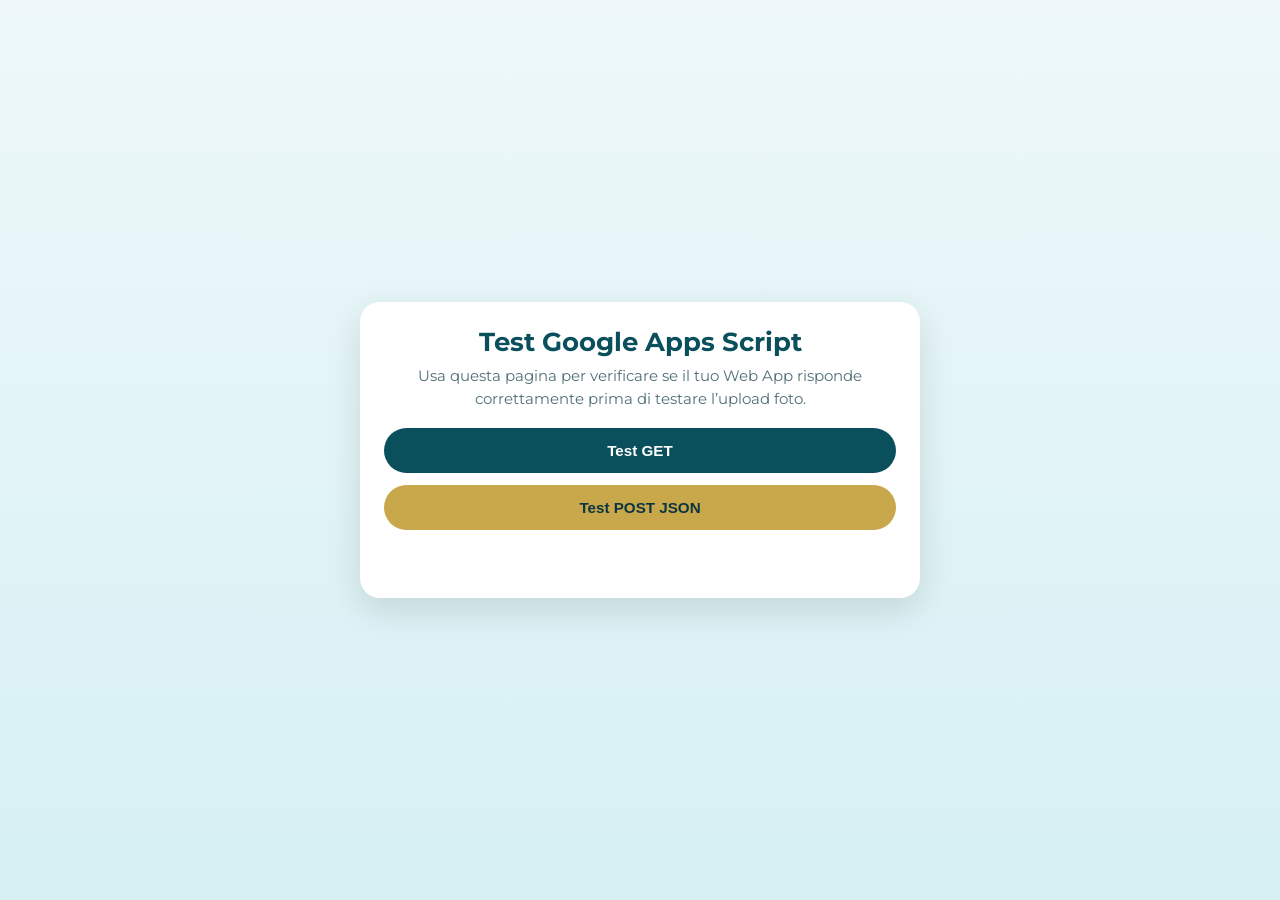
<file: test-drive.html>
<!DOCTYPE html>
<html lang="it">
<head>
  <meta charset="UTF-8">
  <meta name="viewport" content="width=device-width, initial-scale=1.0">
  <title>Test Google Apps Script</title>
  <link rel="preconnect" href="https://fonts.googleapis.com">
  <link rel="preconnect" href="https://fonts.gstatic.com" crossorigin>
  <link href="https://fonts.googleapis.com/css2?family=Montserrat:wght@300;400;500;600&display=swap" rel="stylesheet">
  <link rel="stylesheet" href="css/style.css">
  <style>
    .test-page {
      min-height: 100vh;
      display: flex;
      align-items: center;
      justify-content: center;
      padding: 24px 16px;
      background: linear-gradient(180deg, #eef8fa 0%, #d6f0f4 100%);
      font-family: 'Montserrat', sans-serif;
    }
    .test-card {
      width: 100%;
      max-width: 560px;
      background: #fff;
      border-radius: 20px;
      box-shadow: 0 12px 36px rgba(0,0,0,0.12);
      padding: 24px;
    }
    .test-title {
      font-size: 1.6rem;
      margin: 0 0 8px;
      color: #0a4f5c;
      text-align: center;
    }
    .test-subtitle {
      margin: 0 0 18px;
      color: #4f6f76;
      text-align: center;
      line-height: 1.5;
      font-size: 0.95rem;
    }
    .test-btn {
      width: 100%;
      border: none;
      border-radius: 999px;
      padding: 14px 18px;
      background: #0a4f5c;
      color: #fff;
      font-size: 0.95rem;
      font-weight: 600;
      cursor: pointer;
      margin-bottom: 12px;
    }
    .test-btn-secondary {
      background: #c8a84b;
      color: #0d3540;
    }
    .test-status {
      min-height: 24px;
      font-size: 0.95rem;
      text-align: center;
      margin-top: 8px;
      color: #1a5f70;
    }
    .test-status.error { color: #c62828; }
    .test-status.success { color: #2e7d32; }
    .test-output {
      display: none;
      white-space: pre-wrap;
      margin-top: 14px;
      padding: 12px;
      border-radius: 12px;
      background: #eef8fa;
      color: #0a4f5c;
      font-size: 12px;
      line-height: 1.5;
      overflow-wrap: anywhere;
    }
    .test-output.visible { display: block; }
  </style>
</head>
<body>

  <main class="test-page">
    <section class="test-card">
      <h1 class="test-title">Test Google Apps Script</h1>
      <p class="test-subtitle">
        Usa questa pagina per verificare se il tuo Web App risponde correttamente prima di testare l’upload foto.
      </p>

      <button type="button" id="btn-test-get" class="test-btn">Test GET</button>
      <button type="button" id="btn-test-post" class="test-btn test-btn-secondary">Test POST JSON</button>

      <div id="test-status" class="test-status" aria-live="polite"></div>
      <pre id="test-output" class="test-output"></pre>
    </section>
  </main>

  <script>
    const GOOGLE_SCRIPT_URL = "INSERISCI_QUI_IL_TUO_URL_EXEC";

    const btnGet = document.getElementById("btn-test-get");
    const btnPost = document.getElementById("btn-test-post");
    const statusEl = document.getElementById("test-status");
    const outputEl = document.getElementById("test-output");

    function setStatus(msg, type) {
      statusEl.textContent = msg;
      statusEl.className = "test-status" + (type ? " " + type : "");
    }

    function showOutput(text) {
      outputEl.textContent = text;
      outputEl.classList.add("visible");
    }

    async function testGet() {
      try {
        setStatus("Invio richiesta GET...", "");
        outputEl.classList.remove("visible");
        const res = await fetch(GOOGLE_SCRIPT_URL, {
          method: "GET",
          redirect: "follow"
        });
        const text = await res.text();
        setStatus("Risposta ricevuta.", "success");
        showOutput("HTTP STATUS: " + res.status + "\n\n" + text);
      } catch (err) {
        setStatus("Errore GET.", "error");
        showOutput("GET ERROR:\n" + (err && err.message ? err.message : String(err)));
      }
    }

    async function testPost() {
      try {
        setStatus("Invio richiesta POST...", "");
        outputEl.classList.remove("visible");
        const payload = {
          ping: true,
          time: new Date().toISOString()
        };

        const res = await fetch(GOOGLE_SCRIPT_URL, {
          method: "POST",
          mode: "cors",
          redirect: "follow",
          headers: {
            "Content-Type": "text/plain;charset=utf-8"
          },
          body: JSON.stringify(payload)
        });

        const text = await res.text();
        setStatus("Risposta ricevuta.", "success");
        showOutput("HTTP STATUS: " + res.status + "\n\n" + text);

        if (!text.trim().startsWith("{")) {
          setStatus("Il server ha risposto con HTML o errore.", "error");
          return;
        }

        const parsed = JSON.parse(text);
        showOutput("HTTP STATUS: " + res.status + "\n\n" + JSON.stringify(parsed, null, 2));
      } catch (err) {
        setStatus("Errore POST.", "error");
        showOutput("POST ERROR:\n" + (err && err.message ? err.message : String(err)));
      }
    }

    btnGet.addEventListener("click", testGet);
    btnPost.addEventListener("click", testPost);
  </script>
</body>
</html>
</file>
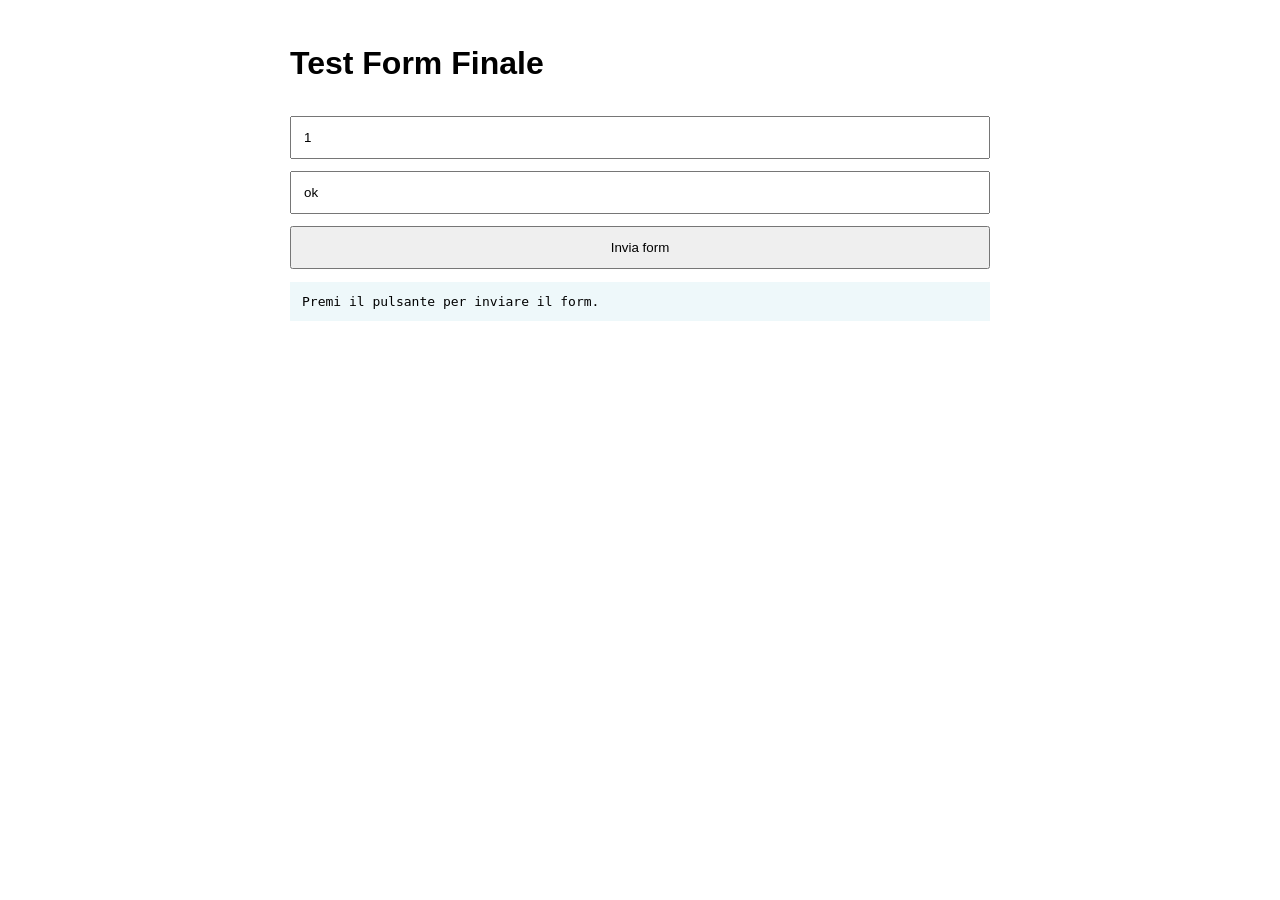
<file: test-form.html>
<!DOCTYPE html>
<html lang="it">
<head>
  <meta charset="UTF-8">
  <meta name="viewport" content="width=device-width, initial-scale=1.0">
  <title>Test Form Finale</title>
  <style>
    body { font-family: Arial, sans-serif; padding: 24px; max-width: 700px; margin: 0 auto; }
    input, button { width: 100%; padding: 12px; margin-top: 12px; box-sizing: border-box; }
    pre { background:#eef8fa; padding:12px; white-space:pre-wrap; }
  </style>
</head>
<body>
  <h1>Test Form Finale</h1>

  <form action="https://script.google.com/macros/s/AKfycbysy72IU_DYzjzIEzVzcOwtoMkx6Vwdwzo5Kb_UGsIJ_aIxBxs4RbZYcp0cMxNVp8z_ug/exec" method="post" target="hiddenFrame">
    <input type="text" name="ping" value="1">
    <input type="text" name="test" value="ok">
    <button type="submit">Invia form</button>
  </form>

  <iframe name="hiddenFrame" style="display:none;"></iframe>

  <pre id="out">Premi il pulsante per inviare il form.</pre>

  <script>
    const out = document.getElementById("out");
    document.querySelector("form").addEventListener("submit", function () {
      out.textContent = "Form inviato. Controlla Apps Script > Executions.";
    });
  </script>
</body>
</html>
</file>
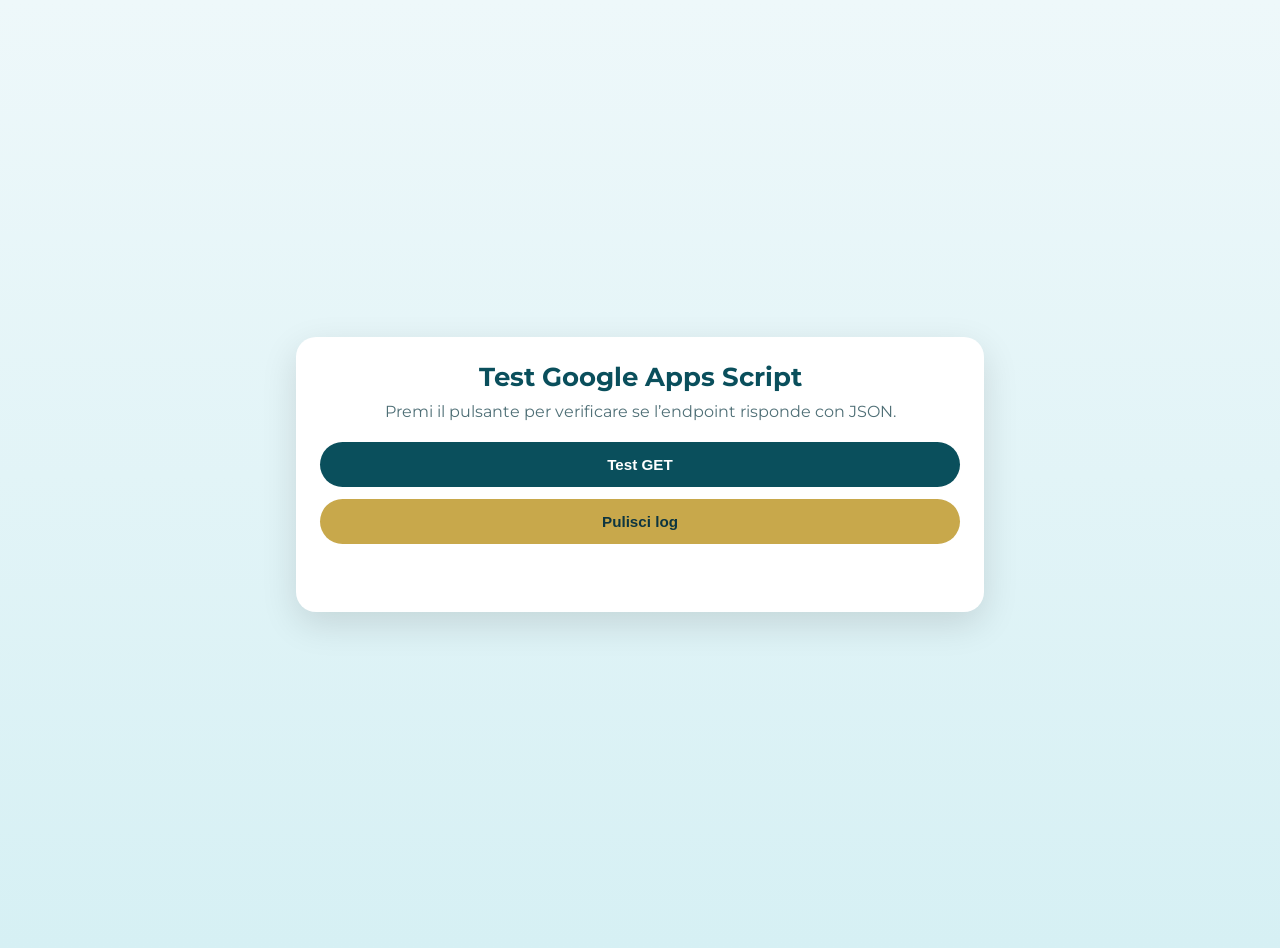
<file: test-get.html>
<!DOCTYPE html>
<html lang="it">
<head>
  <meta charset="UTF-8">
  <meta name="viewport" content="width=device-width, initial-scale=1.0">
  <title>Test GET Google Apps Script</title>
  <link rel="preconnect" href="https://fonts.googleapis.com">
  <link rel="preconnect" href="https://fonts.gstatic.com" crossorigin>
  <link href="https://fonts.googleapis.com/css2?family=Montserrat:wght@300;400;500;600&display=swap" rel="stylesheet">
  <style>
    body {
      margin: 0;
      font-family: 'Montserrat', sans-serif;
      background: linear-gradient(180deg, #eef8fa 0%, #d6f0f4 100%);
      min-height: 100vh;
      display: flex;
      align-items: center;
      justify-content: center;
      padding: 24px;
    }
    .card {
      width: 100%;
      max-width: 640px;
      background: #fff;
      border-radius: 20px;
      box-shadow: 0 12px 36px rgba(0,0,0,0.12);
      padding: 24px;
    }
    h1 {
      margin: 0 0 8px;
      color: #0a4f5c;
      text-align: center;
      font-size: 1.6rem;
    }
    p {
      margin: 0 0 18px;
      color: #4f6f76;
      text-align: center;
      line-height: 1.5;
    }
    button {
      width: 100%;
      border: none;
      border-radius: 999px;
      padding: 14px 18px;
      font-size: 0.95rem;
      font-weight: 600;
      cursor: pointer;
      margin-bottom: 12px;
      color: #fff;
      background: #0a4f5c;
    }
    .secondary {
      background: #c8a84b;
      color: #0d3540;
    }
    .status {
      min-height: 24px;
      text-align: center;
      margin-top: 8px;
      color: #1a5f70;
    }
    .status.error { color: #c62828; }
    .status.success { color: #2e7d32; }
    pre {
      display: none;
      margin-top: 14px;
      padding: 12px;
      border-radius: 12px;
      background: #eef8fa;
      color: #0a4f5c;
      white-space: pre-wrap;
      overflow-wrap: anywhere;
      font-size: 12px;
      line-height: 1.5;
    }
    pre.visible { display: block; }
  </style>
</head>
<body>
  <div class="card">
    <h1>Test Google Apps Script</h1>
    <p>Premi il pulsante per verificare se l’endpoint risponde con JSON.</p>

    <button id="btn-test">Test GET</button>
    <button id="btn-clear" class="secondary">Pulisci log</button>

    <div id="status" class="status" aria-live="polite"></div>
    <pre id="output"></pre>
  </div>

  <script>
    const GOOGLE_SCRIPT_URL = "INSERISCI_QUI_IL_TUO_URL_EXEC";
    const btnTest = document.getElementById("btn-test");
    const btnClear = document.getElementById("btn-clear");
    const statusEl = document.getElementById("status");
    const outputEl = document.getElementById("output");

    function setStatus(msg, type) {
      statusEl.textContent = msg;
      statusEl.className = "status" + (type ? " " + type : "");
    }

    function showOutput(text) {
      outputEl.textContent = text;
      outputEl.classList.add("visible");
    }

    btnClear.addEventListener("click", function () {
      statusEl.textContent = "";
      outputEl.textContent = "";
      outputEl.classList.remove("visible");
    });

    btnTest.addEventListener("click", async function () {
      try {
        setStatus("Invio richiesta GET...");
        outputEl.classList.remove("visible");

        const res = await fetch(GOOGLE_SCRIPT_URL, {
          method: "GET",
          redirect: "follow"
        });

        const text = await res.text();

        setStatus("Risposta ricevuta.", "success");
        showOutput("HTTP STATUS: " + res.status + "\n\n" + text);
      } catch (err) {
        setStatus("Errore durante il test GET.", "error");
        showOutput("ERROR:\n" + (err && err.message ? err.message : String(err)));
      }
    });
  </script>
</body>
</html>
</file>
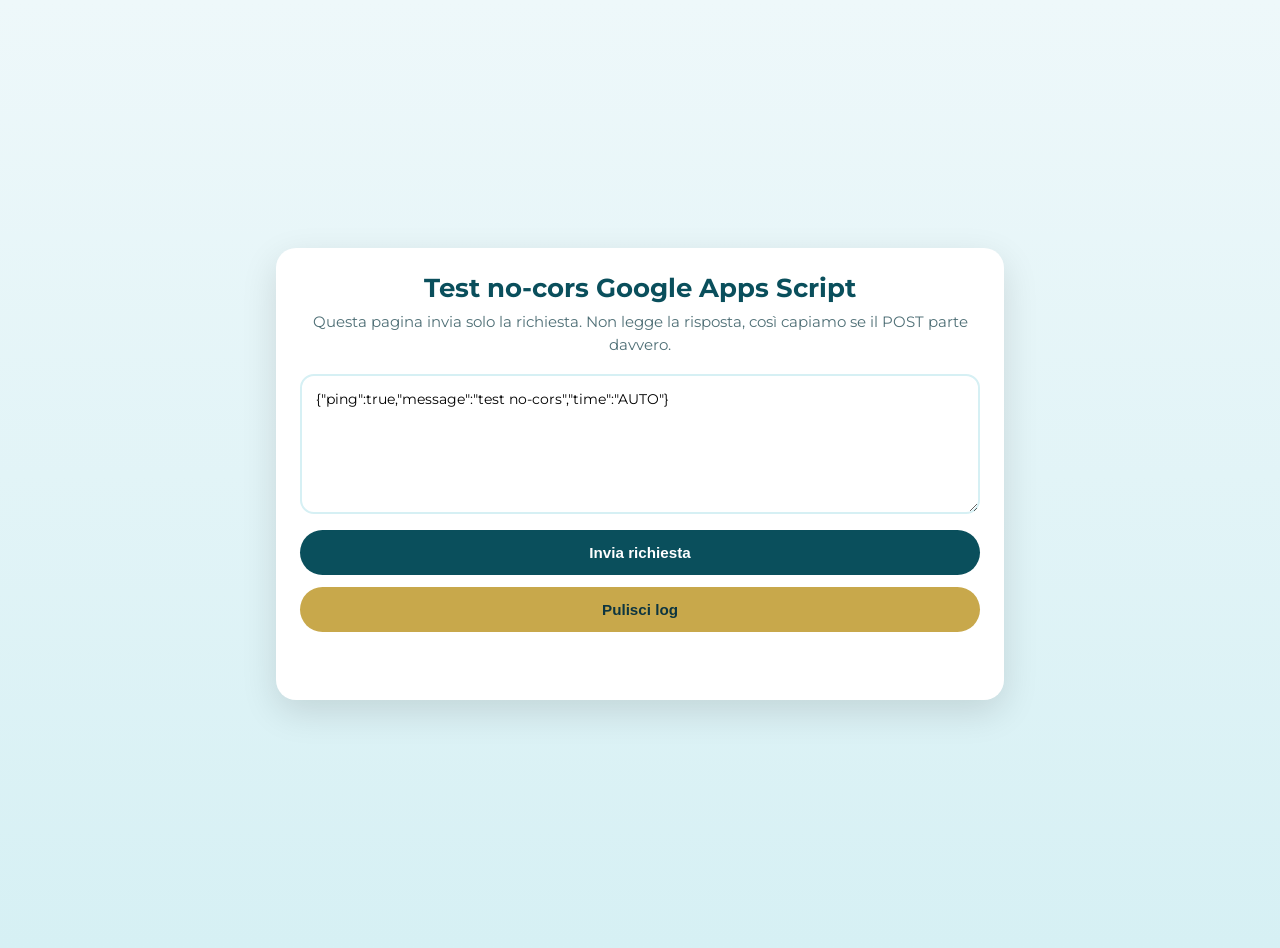
<file: test-nocors.html>
<!DOCTYPE html>
<html lang="it">
<head>
  <meta charset="UTF-8">
  <meta name="viewport" content="width=device-width, initial-scale=1.0">
  <title>Test no-cors Apps Script</title>
  <link rel="preconnect" href="https://fonts.googleapis.com">
  <link rel="preconnect" href="https://fonts.gstatic.com" crossorigin>
  <link href="https://fonts.googleapis.com/css2?family=Montserrat:wght@300;400;500;600&display=swap" rel="stylesheet">
  <style>
    body {
      margin: 0;
      font-family: 'Montserrat', sans-serif;
      background: linear-gradient(180deg, #eef8fa 0%, #d6f0f4 100%);
      min-height: 100vh;
      display: flex;
      align-items: center;
      justify-content: center;
      padding: 24px;
    }
    .card {
      width: 100%;
      max-width: 680px;
      background: #fff;
      border-radius: 20px;
      box-shadow: 0 12px 36px rgba(0,0,0,0.12);
      padding: 24px;
    }
    h1 {
      margin: 0 0 8px;
      color: #0a4f5c;
      text-align: center;
      font-size: 1.6rem;
    }
    p {
      margin: 0 0 18px;
      color: #4f6f76;
      text-align: center;
      line-height: 1.5;
      font-size: 0.95rem;
    }
    textarea {
      width: 100%;
      min-height: 140px;
      border: 2px solid #d6f0f4;
      border-radius: 14px;
      padding: 14px;
      font-family: 'Montserrat', sans-serif;
      font-size: 14px;
      outline: none;
      resize: vertical;
      box-sizing: border-box;
      margin-bottom: 12px;
    }
    textarea:focus {
      border-color: #5bbfcc;
    }
    button {
      width: 100%;
      border: none;
      border-radius: 999px;
      padding: 14px 18px;
      font-size: 0.95rem;
      font-weight: 600;
      cursor: pointer;
      margin-bottom: 12px;
      color: #fff;
      background: #0a4f5c;
    }
    .secondary {
      background: #c8a84b;
      color: #0d3540;
    }
    .status {
      min-height: 24px;
      text-align: center;
      margin-top: 8px;
      color: #1a5f70;
    }
    .status.error { color: #c62828; }
    .status.success { color: #2e7d32; }
    pre {
      display: none;
      margin-top: 14px;
      padding: 12px;
      border-radius: 12px;
      background: #eef8fa;
      color: #0a4f5c;
      white-space: pre-wrap;
      overflow-wrap: anywhere;
      font-size: 12px;
      line-height: 1.5;
    }
    pre.visible { display: block; }
  </style>
</head>
<body>
  <div class="card">
    <h1>Test no-cors Google Apps Script</h1>
    <p>Questa pagina invia solo la richiesta. Non legge la risposta, così capiamo se il POST parte davvero.</p>

    <textarea id="payload">{"ping":true,"message":"test no-cors","time":"AUTO"}</textarea>
    <button id="btn-send">Invia richiesta</button>
    <button id="btn-clear" class="secondary">Pulisci log</button>

    <div id="status" class="status" aria-live="polite"></div>
    <pre id="output"></pre>
  </div>

  <script>
    const GOOGLE_SCRIPT_URL = "https://script.google.com/macros/s/AKfycbzCwgrsel-sKVjTh1IxQBk4pbf4yMGcrHoYETnxPCQIZFWfQi-wplde4nNFLMGqD88bsg/exec";
    const btnSend = document.getElementById("btn-send");
    const btnClear = document.getElementById("btn-clear");
    const statusEl = document.getElementById("status");
    const outputEl = document.getElementById("output");
    const payloadEl = document.getElementById("payload");

    function setStatus(msg, type) {
      statusEl.textContent = msg;
      statusEl.className = "status" + (type ? " " + type : "");
    }

    function showOutput(text) {
      outputEl.textContent = text;
      outputEl.classList.add("visible");
    }

    btnClear.addEventListener("click", function () {
      statusEl.textContent = "";
      outputEl.textContent = "";
      outputEl.classList.remove("visible");
    });

    btnSend.addEventListener("click", async function () {
      try {
        setStatus("Invio richiesta no-cors...");
        outputEl.classList.remove("visible");

        const payload = payloadEl.value.replace('"AUTO"', JSON.stringify(new Date().toISOString()));

        await fetch(GOOGLE_SCRIPT_URL, {
          method: "POST",
          mode: "no-cors",
          body: payload
        });

        setStatus("Richiesta inviata. Controlla Apps Script > Executions.", "success");
        showOutput(
          "Richiesta inviata in modalità no-cors.\n" +
          "Non è possibile leggere la risposta dal browser.\n\n" +
          "Payload inviato:\n" + payload
        );
      } catch (err) {
        setStatus("Errore durante l'invio.", "error");
        showOutput("ERROR:\n" + (err && err.message ? err.message : String(err)));
      }
    });
  </script>
</body>
</html>
</file>
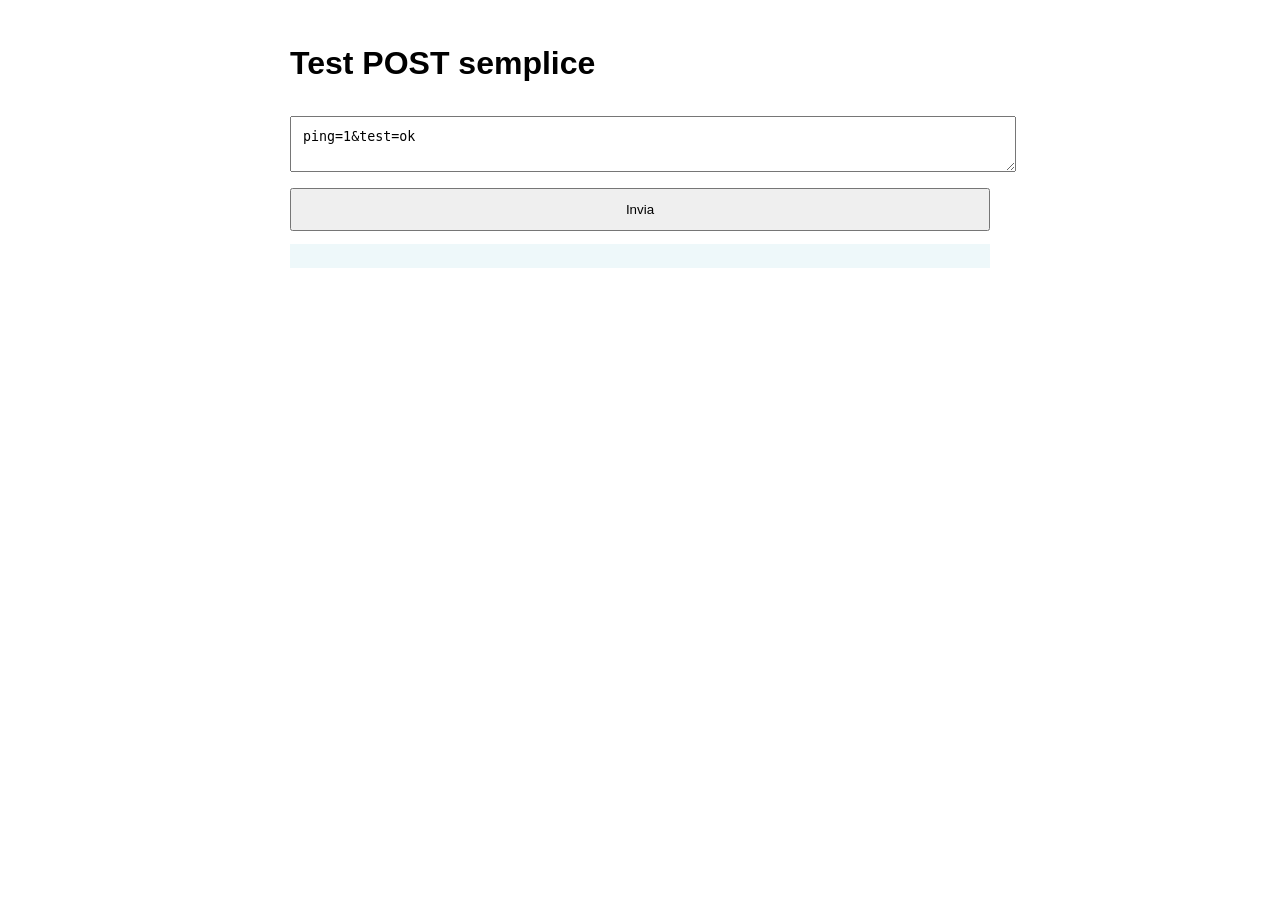
<file: test-post.html>
<!DOCTYPE html>
<html lang="it">
<head>
  <meta charset="UTF-8">
  <meta name="viewport" content="width=device-width, initial-scale=1.0">
  <title>Test POST semplice</title>
  <style>
    body { font-family: Arial, sans-serif; padding: 24px; max-width: 700px; margin: 0 auto; }
    textarea, button { width: 100%; margin-top: 12px; padding: 12px; }
    pre { background:#eef8fa; padding:12px; white-space:pre-wrap; }
  </style>
</head>
<body>
  <h1>Test POST semplice</h1>
  <textarea id="payload">ping=1&test=ok</textarea>
  <button id="send">Invia</button>
  <pre id="out"></pre>

  <script>
    const GOOGLE_SCRIPT_URL = "https://script.google.com/macros/s/AKfycbysy72IU_DYzjzIEzVzcOwtoMkx6Vwdwzo5Kb_UGsIJ_aIxBxs4RbZYcp0cMxNVp8z_ug/exec";
    const out = document.getElementById("out");

    document.getElementById("send").addEventListener("click", async () => {
      try {
        const payload = document.getElementById("payload").value;
        await fetch(GOOGLE_SCRIPT_URL, {
          method: "POST",
          mode: "no-cors",
          body: payload
        });
        out.textContent = "Richiesta inviata. Controlla Apps Script > Executions.";
      } catch (e) {
        out.textContent = "ERRORE: " + e.message;
      }
    });
  </script>
</body>
</html>
</file>
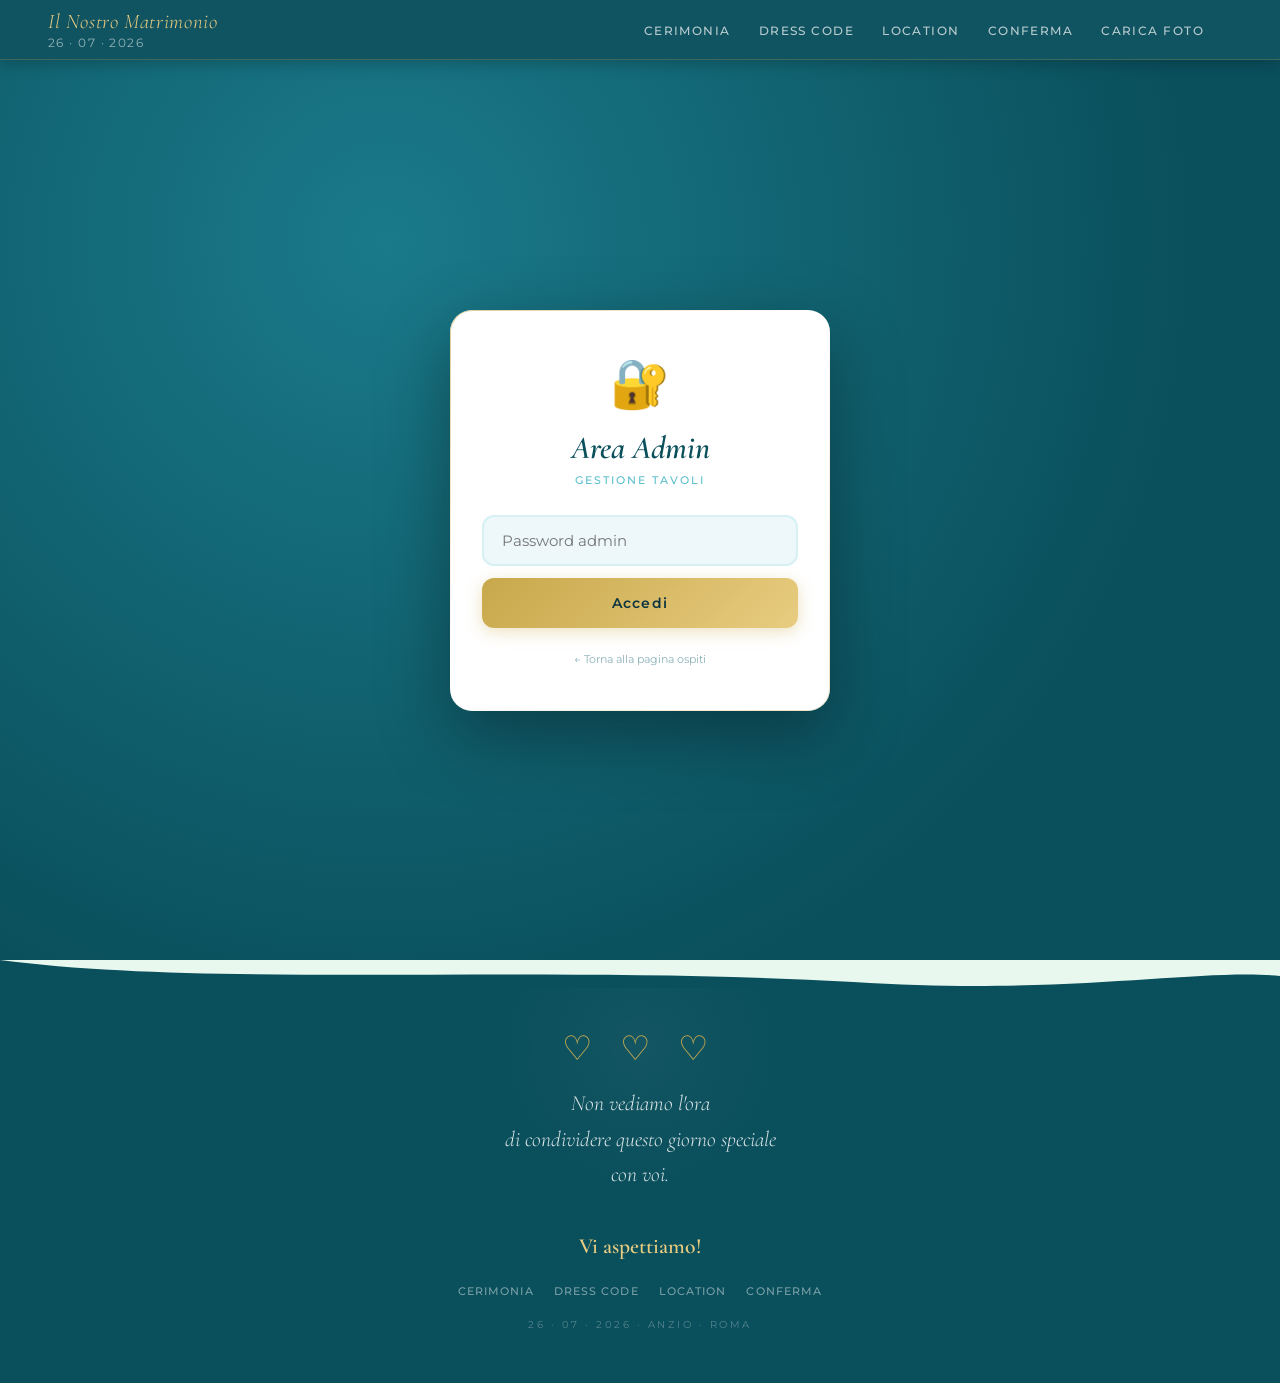
<file: admin/admin-tavoli.html>
<!DOCTYPE html>
<html lang="it">
<head>
  <meta charset="UTF-8">
  <meta name="viewport" content="width=device-width, initial-scale=1.0">
  <title>Admin Tavoli · Matrimonio 26 Luglio 2026</title>
  <link rel="preconnect" href="https://fonts.googleapis.com">
  <link rel="preconnect" href="https://fonts.gstatic.com" crossorigin>
  <link href="https://fonts.googleapis.com/css2?family=Cormorant+Garamond:ital,wght@0,300;0,400;0,600;1,300;1,400&family=Montserrat:wght@300;400;500;600&display=swap" rel="stylesheet">
  <link rel="stylesheet" href="../css/style.css">
  <style>
    .admin-login { min-height: 100vh; display: flex; align-items: center; justify-content: center; background: radial-gradient(circle at 30% 20%, var(--aqua-mid) 0%, var(--aqua-deep) 70%); padding: 24px; }
    .login-card { position: relative; background: var(--white); border-radius: 22px; padding: 44px 32px; width: 100%; max-width: 380px; box-shadow: 0 24px 70px rgba(0,0,0,0.35); text-align: center; overflow: hidden; }
    .login-card::before {
      content: "";
      position: absolute;
      inset: 0;
      border-radius: 22px;
      padding: 1px;
      background: linear-gradient(135deg, rgba(200,168,75,.6), rgba(255,255,255,0) 45%, rgba(200,168,75,.35));
      -webkit-mask: linear-gradient(#fff 0 0) content-box, linear-gradient(#fff 0 0);
      -webkit-mask-composite: xor;
      mask: linear-gradient(#fff 0 0) content-box, linear-gradient(#fff 0 0);
      mask-composite: exclude;
      pointer-events: none;
    }
    .login-icon { font-size: 48px; margin-bottom: 16px; animation: floatIcon 3s ease-in-out infinite; }
    @keyframes floatIcon { 0%,100%{ transform: translateY(0);} 50%{ transform: translateY(-6px);} }
    .login-title { font-family: var(--font-display); font-size: 2rem; font-weight: 600; font-style: italic; color: var(--aqua-deep); margin-bottom: 6px; }
    .login-sub { font-family: var(--font-body); font-size: 11px; font-weight: 500; letter-spacing: 0.18em; text-transform: uppercase; color: var(--aqua-light); margin-bottom: 28px; }
    .login-field { width: 100%; font-family: var(--font-body); font-size: 15px; color: var(--text-dark); background: var(--aqua-mist); border: 2px solid var(--aqua-foam); border-radius: 12px; padding: 14px 18px; outline: none; margin-bottom: 12px; transition: border-color 0.2s, box-shadow 0.2s; box-sizing: border-box; }
    .login-field:focus { border-color: var(--aqua-light); box-shadow: 0 0 0 4px rgba(10,79,92,0.08); }
    .login-btn { width: 100%; font-family: var(--font-body); font-size: 14px; font-weight: 600; letter-spacing: 0.08em; color: var(--text-dark); background: linear-gradient(135deg, var(--gold), var(--gold-light)); border: none; border-radius: 12px; padding: 16px; cursor: pointer; box-shadow: 0 4px 16px rgba(200,168,75,0.35); transition: transform 0.15s; position: relative; overflow: hidden; }
    .login-btn::after { content: ""; position: absolute; top: 0; left: -60%; width: 40%; height: 100%; background: linear-gradient(120deg, rgba(255,255,255,0) 0%, rgba(255,255,255,.5) 50%, rgba(255,255,255,0) 100%); transform: skewX(-20deg); }
    .login-btn:active { transform: scale(0.98); }
    .login-error { font-family: var(--font-body); font-size: 12px; color: #c62828; margin-top: 10px; display: none; }
    .login-error.visible { display: block; }
    .admin-panel { display: none; }
    .admin-panel.visible { display: block; }
    .admin-header { position: relative; background: linear-gradient(135deg, var(--aqua-deep), var(--aqua-mid)); padding: 32px 28px 24px; display: flex; align-items: center; justify-content: space-between; flex-wrap: wrap; gap: 12px; overflow: hidden; }
    .admin-header::after { content: ""; position: absolute; top: -40%; right: -10%; width: 220px; height: 220px; background: radial-gradient(circle, rgba(200,168,75,.25) 0%, rgba(200,168,75,0) 70%); pointer-events: none; }
    .admin-header-title { font-family: var(--font-display); font-size: clamp(1.5rem, 6vw, 2rem); font-weight: 600; font-style: italic; color: var(--white); position: relative; }
    .admin-header-sub { font-family: var(--font-body); font-size: 10px; font-weight: 500; letter-spacing: 0.2em; text-transform: uppercase; color: var(--aqua-pale); margin-top: 2px; position: relative; }
    .logout-btn { font-family: var(--font-body); font-size: 12px; font-weight: 600; color: var(--text-dark); background: linear-gradient(135deg, var(--gold), var(--gold-light)); border: none; border-radius: 50px; padding: 10px 20px; cursor: pointer; box-shadow: 0 3px 10px rgba(200,168,75,.35); transition: transform .15s; position: relative; }
    .logout-btn:hover { transform: translateY(-1px); }
    .admin-tabs { display: flex; background: var(--aqua-mist); border-bottom: 2px solid var(--aqua-foam); }
    .admin-tab { flex: 1; font-family: var(--font-body); font-size: 12px; font-weight: 600; letter-spacing: 0.1em; text-transform: uppercase; color: var(--aqua-light); background: none; border: none; padding: 16px 8px; cursor: pointer; border-bottom: 3px solid transparent; margin-bottom: -2px; transition: all 0.2s; }
    .admin-tab.active { color: var(--aqua-deep); border-bottom-color: var(--gold); }
    .tab-content { display: none; }
    .tab-content.active { display: block; }
    .ospiti-section { padding: 24px 20px; }
    .section-head { display: flex; align-items: center; justify-content: space-between; margin-bottom: 16px; flex-wrap: wrap; gap: 10px; }
    .section-head-title { font-family: var(--font-display); font-size: 1.3rem; font-weight: 600; color: var(--aqua-deep); }
    .add-btn { font-family: var(--font-body); font-size: 12px; font-weight: 600; color: var(--white); background: var(--aqua-mid); border: none; border-radius: 50px; padding: 10px 18px; cursor: pointer; transition: background 0.2s, transform .15s; box-shadow: 0 3px 10px rgba(10,79,92,.2); }
    .add-btn:hover { background: var(--aqua-deep); transform: translateY(-1px); }
    .add-guest-row { display: flex; gap: 8px; margin-bottom: 16px; flex-wrap: wrap; }
    .guest-input { flex: 1; min-width: 120px; font-family: var(--font-body); font-size: 13px; color: var(--text-dark); background: var(--aqua-mist); border: 2px solid var(--aqua-foam); border-radius: 10px; padding: 11px 14px; outline: none; transition: border-color 0.2s, box-shadow .2s; box-sizing: border-box; }
    .guest-input:focus { border-color: var(--aqua-light); box-shadow: 0 0 0 3px rgba(10,79,92,0.08); }
    .guest-list { list-style: none; padding: 0; margin: 0; }
    .guest-item { display: flex; align-items: center; gap: 10px; padding: 12px 14px; margin-bottom: 6px; background: var(--white); border-radius: 12px; border: 1px solid var(--aqua-foam); box-shadow: 0 2px 8px rgba(10,79,92,0.06); transition: transform .15s, box-shadow .15s; }
    .guest-item:hover { transform: translateY(-1px); box-shadow: 0 6px 16px rgba(10,79,92,0.1); }
    .guest-item-main { flex: 1; min-width: 0; display: flex; flex-direction: column; gap: 2px; }
    .guest-item-name { font-family: var(--font-display); font-size: 1.05rem; font-weight: 600; color: var(--aqua-deep); overflow: hidden; text-overflow: ellipsis; white-space: nowrap; }
    .guest-item-phone { font-family: var(--font-body); font-size: 10.5px; color: #8ab0b8; }
    .guest-item-badge { font-family: var(--font-body); font-size: 10px; font-weight: 600; color: var(--white); background: var(--aqua-mid); border-radius: 50px; padding: 3px 10px; white-space: nowrap; }
    .guest-item-badge.unassigned { background: #bdbdbd; }
    .guest-whatsapp { display: inline-flex; align-items: center; justify-content: center; width: 30px; height: 30px; border-radius: 50%; background: linear-gradient(135deg,#25D366,#1ebe5b); flex-shrink: 0; box-shadow: 0 3px 10px rgba(37,211,102,.35); transition: transform .15s ease; text-decoration: none; }
    .guest-whatsapp:hover { transform: scale(1.08); }
    .guest-whatsapp svg { width: 15px; height: 15px; fill: #fff; }
    .guest-whatsapp.disabled { background: #cfd8dc; pointer-events: none; box-shadow: none; }
    .guest-del-btn { background: none; border: none; color: #ef9a9a; font-size: 16px; cursor: pointer; padding: 4px; line-height: 1; border-radius: 6px; transition: color 0.15s; }
    .guest-del-btn:hover { color: #c62828; }
    .guest-edit-row { display: flex; gap: 8px; flex-wrap: wrap; flex: 1; min-width: 0; }
    .guest-edit-input { flex: 1; min-width: 90px; font-family: var(--font-body); font-size: 13px; color: var(--text-dark); background: var(--white); border: 2px solid var(--aqua-foam); border-radius: 8px; padding: 8px 10px; outline: none; transition: border-color .2s; box-sizing: border-box; }
    .guest-edit-input:focus { border-color: var(--aqua-light); }
    .guest-edit-btn { background: none; border: none; font-size: 15px; cursor: pointer; padding: 5px 7px; border-radius: 6px; transition: background .15s; flex-shrink: 0; }
    .guest-edit-btn.edit-icon { color: var(--aqua-mid); }
    .guest-edit-btn.edit-icon:hover { background: var(--aqua-mist); }
    .guest-edit-btn.save-icon { color: #2e7d32; }
    .guest-edit-btn.save-icon:hover { background: #e8f5e9; }
    .guest-edit-btn.cancel-icon { color: #8ab0b8; }
    .guest-edit-btn.cancel-icon:hover { background: #f0f4f5; }
    .tavoli-admin-section { padding: 20px; }
    .tavolo-admin-card { background: var(--white); border-radius: 16px; border: 1px solid var(--aqua-foam); box-shadow: 0 2px 8px rgba(10,79,92,0.06); margin-bottom: 14px; overflow: hidden; transition: box-shadow .2s; }
    .tavolo-admin-card:hover { box-shadow: 0 8px 22px rgba(10,79,92,0.1); }
    .tavolo-admin-header { display: flex; align-items: center; gap: 12px; padding: 16px 18px; cursor: pointer; user-select: none; background: var(--aqua-mist); border-bottom: 1px solid var(--aqua-foam); }
    .tavolo-admin-number { width: 36px; height: 36px; border-radius: 50%; background: linear-gradient(135deg, var(--gold), var(--gold-light)); display: flex; align-items: center; justify-content: center; font-family: var(--font-display); font-size: 1rem; font-weight: 600; color: var(--text-dark); flex-shrink: 0; box-shadow: 0 3px 10px rgba(200,168,75,.3); }
    .tavolo-admin-name-wrap { flex: 1; }
    .tavolo-admin-name-input { font-family: var(--font-display); font-size: 1.1rem; font-weight: 600; color: var(--aqua-deep); background: transparent; border: none; border-bottom: 2px solid transparent; outline: none; width: 100%; padding: 2px 0; transition: border-color 0.2s; }
    .tavolo-admin-name-input:focus { border-bottom-color: var(--gold); }
    .tavolo-admin-count { font-family: var(--font-body); font-size: 11px; color: #8ab0b8; }
    .tavolo-toggle { font-size: 18px; color: var(--aqua-light); transition: transform 0.2s; }
    .tavolo-admin-card.open .tavolo-toggle { transform: rotate(180deg); }
    .tavolo-admin-body { padding: 16px 18px; display: none; }
    .tavolo-admin-card.open .tavolo-admin-body { display: block; }
    .drop-zone { min-height: 60px; border: 2px dashed var(--aqua-foam); border-radius: 12px; padding: 10px; margin-bottom: 12px; transition: border-color 0.2s, background 0.2s; }
    .drop-zone.dragover { border-color: var(--aqua-light); background: var(--aqua-mist); }
    .drop-zone-hint { font-family: var(--font-body); font-size: 11px; color: #b0cdd3; text-align: center; padding: 8px; pointer-events: none; }
    .assigned-guest { display: flex; align-items: center; gap: 10px; padding: 10px 12px; margin-bottom: 6px; background: var(--aqua-mist); border-radius: 10px; border: 1px solid var(--aqua-foam); cursor: grab; transition: transform .15s; }
    .assigned-guest:hover { transform: translateX(2px); }
    .assigned-guest:active { cursor: grabbing; }
    .assigned-guest-name { flex: 1; font-family: var(--font-display); font-size: 1rem; font-weight: 600; color: var(--aqua-deep); overflow: hidden; text-overflow: ellipsis; white-space: nowrap; }
    .unassign-btn { background: none; border: none; color: #ef9a9a; font-size: 14px; cursor: pointer; padding: 3px; border-radius: 4px; }
    .unassign-btn:hover { color: #c62828; }
    .assign-select { width: 100%; font-family: var(--font-body); font-size: 13px; color: var(--text-dark); background: var(--aqua-mist); border: 2px solid var(--aqua-foam); border-radius: 10px; padding: 10px 14px; outline: none; margin-bottom: 8px; box-sizing: border-box; }
    .assign-select:focus { border-color: var(--aqua-light); }
    .assign-confirm-btn { font-family: var(--font-body); font-size: 12px; font-weight: 600; color: var(--white); background: var(--aqua-mid); border: none; border-radius: 50px; padding: 10px 18px; cursor: pointer; width: 100%; transition: background 0.2s; }
    .assign-confirm-btn:hover { background: var(--aqua-deep); }
    .save-bar { position: sticky; bottom: 0; background: var(--aqua-deep); padding: 14px 20px; display: flex; align-items: center; justify-content: space-between; gap: 12px; z-index: 50; box-shadow: 0 -4px 16px rgba(0,0,0,.15); }
    .save-status { font-family: var(--font-body); font-size: 12px; color: rgba(255,255,255,0.6); }
    .save-btn { font-family: var(--font-body); font-size: 13px; font-weight: 600; color: var(--text-dark); background: linear-gradient(135deg, var(--gold), var(--gold-light)); border: none; border-radius: 50px; padding: 12px 28px; cursor: pointer; box-shadow: 0 4px 14px rgba(200,168,75,0.35); transition: transform 0.15s; }
    .save-btn:active { transform: scale(0.97); }
    .settings-section { padding: 24px 20px; }
    .settings-row { display: flex; align-items: center; gap: 14px; padding: 16px; background: var(--white); border-radius: 12px; border: 1px solid var(--aqua-foam); margin-bottom: 12px; }
    .settings-label { font-family: var(--font-body); font-size: 12px; font-weight: 600; color: var(--aqua-deep); flex: 1; }
    .settings-input { width: 80px; font-family: var(--font-body); font-size: 15px; font-weight: 600; text-align: center; color: var(--text-dark); background: var(--aqua-mist); border: 2px solid var(--aqua-foam); border-radius: 10px; padding: 10px; outline: none; }
    .settings-input:focus { border-color: var(--aqua-light); }
    .apply-settings-btn { width: 100%; font-family: var(--font-body); font-size: 13px; font-weight: 600; color: var(--white); background: var(--aqua-mid); border: none; border-radius: 12px; padding: 14px; cursor: pointer; margin-top: 8px; transition: background 0.2s; }
    .apply-settings-btn:hover { background: var(--aqua-deep); }
    .danger-btn { width: 100%; font-family: var(--font-body); font-size: 13px; font-weight: 600; color: var(--white); background: #e53935; border: none; border-radius: 12px; padding: 14px; cursor: pointer; margin-top: 8px; transition: transform .15s; }
    .danger-btn:hover { transform: translateY(-1px); }
    .guest-item.editing { background: var(--aqua-mist); border-color: var(--aqua-light); }
  </style>
</head>
<body>
<div id="site-header"></div>

<div class="admin-login" id="admin-login">
  <div class="login-card">
    <div class="login-icon">🔐</div>
    <div class="login-title">Area Admin</div>
    <div class="login-sub">Gestione tavoli</div>
    <input class="login-field" type="password" id="pwd-input" placeholder="Password admin" autocomplete="current-password">
    <button class="login-btn" id="login-btn">Accedi</button>
    <div class="login-error" id="login-error">❌ Password errata</div>
    <div style="margin-top:20px;">
      <a href="../tavoli.html" style="font-family:'Montserrat',sans-serif;font-size:11px;color:#8ab0b8;text-decoration:none;">← Torna alla pagina ospiti</a>
    </div>
  </div>
</div>

<div class="admin-panel" id="admin-panel">
  <div class="admin-header">
    <div>
      <div class="admin-header-title">🗂 Gestione Tavoli</div>
      <div class="admin-header-sub">Pannello Amministratore · Matrimonio 26/07/2026</div>
    </div>
    <button class="logout-btn" id="logout-btn">🚪 Esci</button>
  </div>

  <div class="admin-tabs">
    <button class="admin-tab active" data-tab="ospiti">👥 Ospiti</button>
    <button class="admin-tab" data-tab="tavoli">🪑 Tavoli</button>
    <button class="admin-tab" data-tab="impostazioni">⚙️ Config</button>
  </div>

  <div class="tab-content active" id="tab-ospiti">
    <div class="ospiti-section">
      <div class="section-head"><div class="section-head-title">Lista Ospiti</div></div>
      <div class="add-guest-row">
        <input class="guest-input" id="input-nome" type="text" placeholder="Nome" autocomplete="off">
        <input class="guest-input" id="input-cognome" type="text" placeholder="Cognome" autocomplete="off">
        <input class="guest-input" id="input-telefono" type="tel" placeholder="Telefono (es. 393401234567)" autocomplete="off">
        <button class="add-btn" id="add-guest-btn">+ Aggiungi</button>
      </div>
      <ul class="guest-list" id="guest-list"></ul>
    </div>
  </div>

  <div class="tab-content" id="tab-tavoli"><div class="tavoli-admin-section" id="tavoli-admin-list"></div></div>

  <div class="tab-content" id="tab-impostazioni">
    <div class="settings-section">
      <div class="section-head"><div class="section-head-title">Configurazione</div></div>
      <div class="settings-row"><div class="settings-label">Numero di tavoli</div><input class="settings-input" type="number" id="set-tavoli" min="1" max="30" value="15"></div>
      <div class="settings-row"><div class="settings-label">Posti per tavolo</div><input class="settings-input" type="number" id="set-posti" min="1" max="20" value="10"></div>
      <button class="apply-settings-btn" id="apply-settings-btn">✅ Applica configurazione</button>
      <button class="danger-btn" id="reset-btn">🗑 Reset completo (cancella tutto)</button>
    </div>
  </div>

  <div class="save-bar">
    <div class="save-status" id="save-status">Modifiche non salvate</div>
    <button class="save-btn" id="save-btn">💾 Salva tutto</button>
  </div>
</div>

<div id="site-footer-slot"></div>

<script src="../matrimonio-db.js"></script>
<script>
  var ADMIN_PWD = 'admin2026';
  var state = { tavoli: [], ospiti: [], seatsPerTable: 10 };
  var dirty = false;
  var dbLoaded = false;
  var editingGuestIndex = null;

  var whatsappIconSvg = '<svg viewBox="0 0 24 24"><path d="M12.04 2C6.58 2 2.13 6.45 2.13 11.91c0 1.7.44 3.36 1.28 4.83L2 22l5.4-1.42a9.87 9.87 0 0 0 4.64 1.18h.01c5.46 0 9.91-4.45 9.91-9.91 0-2.65-1.03-5.14-2.9-7.01A9.82 9.82 0 0 0 12.04 2m0 1.67c2.2 0 4.27.86 5.83 2.42a8.2 8.2 0 0 1 2.42 5.83c0 4.55-3.7 8.25-8.26 8.25a8.2 8.2 0 0 1-4.19-1.15l-.3-.18-3.12.82.83-3.04-.2-.31a8.2 8.2 0 0 1-1.26-4.39c0-4.56 3.71-8.25 8.25-8.25M8.53 6.98c-.17 0-.45.06-.68.32-.23.25-.9.87-.9 2.13 0 1.25.92 2.46 1.05 2.63.13.17 1.8 2.87 4.45 3.9 2.2.86 2.65.69 3.13.65.47-.04 1.52-.62 1.74-1.22.21-.6.21-1.11.15-1.22-.06-.1-.23-.17-.48-.3-.25-.12-1.52-.75-1.75-.84-.24-.08-.41-.12-.58.13-.17.25-.66.83-.81 1-.15.17-.3.19-.55.06-.25-.12-1.06-.39-2.02-1.24-.75-.66-1.25-1.48-1.4-1.73-.14-.25-.02-.38.11-.5.11-.11.25-.29.37-.44.12-.15.16-.25.24-.42.08-.17.04-.31-.02-.44-.06-.12-.58-1.42-.8-1.94-.2-.5-.42-.44-.58-.44h-.5" /></svg>';

  function escHtml(s) { if (!s) return ''; return String(s).replace(/&/g,'&amp;').replace(/</g,'&lt;').replace(/>/g,'&gt;').replace(/\"/g,'&quot;'); }

  function normalizePhone(phone) {
    var p = String(phone || '').trim();
    if (!p) return '';
    p = p.replace(/[^\d+]/g, '');
    if (p.indexOf('+') === 0) p = p.substring(1);
    return p;
  }

  function findGuestByName(name) {
    return state.ospiti.find(function(o) { return o.name === name; });
  }

  function getGuestNames() {
    return state.ospiti.map(function(o) { return o.name; });
  }

  function buildWhatsappLink(ospite, contesto) {
    var phone = ospite && ospite.phone ? ospite.phone : '';
    var msg = encodeURIComponent('Ciao ' + (ospite ? ospite.name : '') + '! ❤️ Ti scrivo per il matrimonio del 26 Luglio 2026 ❤️' + (contesto ? ' — ' + contesto : '') + '.');
    if (phone) return 'https://wa.me/' + phone + '?text=' + msg;
    return 'https://wa.me/?text=' + msg;
  }

  function setSaveStatus(txt) { document.getElementById('save-status').textContent = txt; }
  function markDirty(txt) { dirty = true; setSaveStatus(txt || '● Modifiche non salvate'); }

  function initDefault(nTavoli, nPosti) {
    state.tavoli = [];
    state.ospiti = [];
    state.seatsPerTable = nPosti;
    for (var i = 1; i <= nTavoli; i++) state.tavoli.push({ id: i, name: 'Tavolo ' + i, guests: [] });
  }

  function normalizeDb(db) { return MatrimonioDB.normalizeDb ? MatrimonioDB.normalizeDb(db) : db; }

  function loadData() {
    return MatrimonioDB.loadDB().then(function(db) {
      db = normalizeDb(JSON.parse(JSON.stringify(db || {})));
      if (!db.tables || !db.tables.items || db.tables.items.length === 0) {
        initDefault(15, 10);
      } else {
        state.tavoli = db.tables.items;
        state.ospiti = (db.guests || []).map(function(g) {
          if (typeof g === 'string') return { name: g, phone: '' };
          return { name: g.name || g.nome || '', phone: normalizePhone(g.phone || g.telefono || '') };
        }).filter(function(g) { return g.name; });
        state.seatsPerTable = db.tables.seatsPerTable || 10;
      }
      document.getElementById('set-tavoli').value = state.tavoli.length || 15;
      document.getElementById('set-posti').value = state.seatsPerTable || 10;
      dbLoaded = true;
      return db;
    }).catch(function() {
      initDefault(15, 10);
      document.getElementById('set-tavoli').value = 15;
      document.getElementById('set-posti').value = 10;
      dbLoaded = true;
    });
  }

  function buildDbFromState(baseDb) {
    var db = normalizeDb(JSON.parse(JSON.stringify(baseDb || {})));
    if (!db.tables) db.tables = {};
    db.tables.items = JSON.parse(JSON.stringify(state.tavoli));
    db.tables.count = state.tavoli.length;
    db.tables.seatsPerTable = state.seatsPerTable;
    db.guests = JSON.parse(JSON.stringify(state.ospiti));
    return db;
  }

  function getFreeOspiti() {
    var assigned = [];
    state.tavoli.forEach(function(t){ (t.guests || []).forEach(function(p){ if (p) assigned.push(p); }); });
    return state.ospiti.filter(function(o){ return assigned.indexOf(o.name) === -1; });
  }

  function updateGuestNameEverywhere(oldName, newName) {
    if (oldName === newName) return;
    state.tavoli.forEach(function(t) {
      var idx = (t.guests || []).indexOf(oldName);
      if (idx !== -1) t.guests[idx] = newName;
    });
  }

  function renderAll() { renderOspiti(); renderTavoliAdmin(); }

  function renderOspiti() {
    var ul = document.getElementById('guest-list'); ul.innerHTML = '';
    if (state.ospiti.length === 0) {
      ul.innerHTML = '<li style="text-align:center;padding:24px;font-family:Montserrat,sans-serif;font-size:12px;color:#b0cdd3;">Nessun ospite aggiunto. Inizia aggiungendo nome, cognome e telefono qui sopra.</li>';
      return;
    }

    state.ospiti.forEach(function(ospite, index){
      var li = document.createElement('li'); li.className = 'guest-item';
      var tavoloAssegnato = null;
      state.tavoli.forEach(function(t){ if ((t.guests || []).indexOf(ospite.name) !== -1) tavoloAssegnato = t; });

      if (editingGuestIndex === index) {
        li.classList.add('editing');
        li.innerHTML =
          '<div class="guest-edit-row">' +
            '<input class="guest-edit-input edit-name" type="text" value="' + escHtml(ospite.name) + '" placeholder="Nome e cognome">' +
            '<input class="guest-edit-input edit-phone" type="tel" value="' + escHtml(ospite.phone || '') + '" placeholder="Telefono">' +
          '</div>' +
          '<button class="guest-edit-btn save-icon" title="Salva">✔</button>' +
          '<button class="guest-edit-btn cancel-icon" title="Annulla">✕</button>';

        var nameInput = li.querySelector('.edit-name');
        var phoneInput = li.querySelector('.edit-phone');

        function commitEdit() {
          var newName = nameInput.value.trim();
          var newPhone = normalizePhone(phoneInput.value.trim());
          if (!newName) { alert('Il nome non può essere vuoto.'); return; }
          var oldName = ospite.name;
          updateGuestNameEverywhere(oldName, newName);
          ospite.name = newName;
          ospite.phone = newPhone;
          editingGuestIndex = null;
          markDirty();
          renderOspiti();
          renderTavoliAdmin();
        }

        li.querySelector('.save-icon').addEventListener('click', commitEdit);
        li.querySelector('.cancel-icon').addEventListener('click', function(){ editingGuestIndex = null; renderOspiti(); });
        nameInput.addEventListener('keydown', function(e){ if (e.key === 'Enter') commitEdit(); if (e.key === 'Escape') { editingGuestIndex = null; renderOspiti(); } });
        phoneInput.addEventListener('keydown', function(e){ if (e.key === 'Enter') commitEdit(); if (e.key === 'Escape') { editingGuestIndex = null; renderOspiti(); } });

        ul.appendChild(li);
        nameInput.focus();
        return;
      }

      var whatsappLink = buildWhatsappLink(ospite, tavoloAssegnato ? ('sei al tavolo ' + tavoloAssegnato.name) : '');
      var waClass = ospite.phone ? '' : ' disabled';
      var waTitle = ospite.phone ? 'Scrivi su WhatsApp' : 'Numero non impostato';

      li.innerHTML =
        '<div class="guest-item-main">' +
          '<span class="guest-item-name">' + escHtml(ospite.name) + '</span>' +
          (ospite.phone ? '<span class="guest-item-phone">📞 +' + escHtml(ospite.phone) + '</span>' : '') +
        '</div>' +
        '<span class="guest-item-badge ' + (tavoloAssegnato ? '' : 'unassigned') + '">' + (tavoloAssegnato ? '🪑 ' + escHtml(tavoloAssegnato.name) : 'Non assegnato') + '</span>' +
        '<a class="guest-whatsapp' + waClass + '" href="' + whatsappLink + '" target="_blank" rel="noopener" title="' + waTitle + '">' + whatsappIconSvg + '</a>' +
        '<button class="guest-edit-btn edit-icon" title="Modifica ospite">✎</button>' +
        '<button class="guest-del-btn" title="Rimuovi ospite">✕</button>';

      li.querySelector('.edit-icon').addEventListener('click', function(){ editingGuestIndex = index; renderOspiti(); });

      li.querySelector('.guest-del-btn').addEventListener('click', function(){
        if (!confirm('Rimuovere ' + ospite.name + '?')) return;
        state.tavoli.forEach(function(t){ var idx = (t.guests || []).indexOf(ospite.name); if (idx !== -1) t.guests.splice(idx, 1); });
        state.ospiti = state.ospiti.filter(function(o){ return o.name !== ospite.name; });
        markDirty();
        renderOspiti();
        renderTavoliAdmin();
      });

      ul.appendChild(li);
    });
  }

  function renderTavoliAdmin() {
    var container = document.getElementById('tavoli-admin-list'); container.innerHTML = '';
    state.tavoli.forEach(function(tavolo){
      if (!tavolo.guests) tavolo.guests = [];
      if (!tavolo.name) tavolo.name = 'Tavolo ' + tavolo.id;

      var card = document.createElement('div'); card.className = 'tavolo-admin-card'; card.dataset.id = tavolo.id;

      var header = document.createElement('div'); header.className = 'tavolo-admin-header';
      header.innerHTML =
        '<div class="tavolo-admin-number">' + tavolo.id + '</div>' +
        '<div class="tavolo-admin-name-wrap">' +
          '<input class="tavolo-admin-name-input" type="text" value="' + escHtml(tavolo.name) + '" placeholder="Nome tavolo">' +
          '<div class="tavolo-admin-count">' + tavolo.guests.length + ' / ' + state.seatsPerTable + ' posti</div>' +
        '</div>' +
        '<span class="tavolo-toggle">▾</span>';

      header.querySelector('.tavolo-admin-name-input').addEventListener('change', function(e){
        tavolo.name = e.target.value.trim() || ('Tavolo ' + tavolo.id);
        markDirty();
        renderOspiti();
      });
      header.querySelector('.tavolo-admin-name-input').addEventListener('click', function(e){ e.stopPropagation(); });
      header.addEventListener('click', function(){ card.classList.toggle('open'); });

      var body = document.createElement('div'); body.className = 'tavolo-admin-body';
      var dropZone = document.createElement('div'); dropZone.className = 'drop-zone';

      if (tavolo.guests.length === 0) {
        dropZone.innerHTML = '<div class="drop-zone-hint">Nessun ospite assegnato a questo tavolo</div>';
      } else {
        tavolo.guests.forEach(function(nome){
          if (!nome || !nome.trim()) return;
          var ospiteObj = findGuestByName(nome);
          var waLink = buildWhatsappLink(ospiteObj || { name: nome, phone: '' }, 'sei al ' + tavolo.name);
          var waClass = (ospiteObj && ospiteObj.phone) ? '' : ' disabled';

          var ag = document.createElement('div'); ag.className = 'assigned-guest';
          ag.innerHTML =
            '<span class="assigned-guest-name">' + escHtml(nome) + '</span>' +
            '<a class="guest-whatsapp' + waClass + '" style="width:26px;height:26px;" href="' + waLink + '" target="_blank" rel="noopener" title="Scrivi su WhatsApp">' + whatsappIconSvg + '</a>' +
            '<button class="unassign-btn" title="Rimuovi dal tavolo">✕</button>';

          ag.querySelector('.unassign-btn').addEventListener('click', function(){
            var idx = tavolo.guests.indexOf(nome);
            if (idx !== -1) tavolo.guests.splice(idx, 1);
            markDirty();
            renderTavoliAdmin();
            renderOspiti();
          });

          dropZone.appendChild(ag);
        });
      }

      var freeOspiti = getFreeOspiti();

      if (freeOspiti.length > 0 && tavolo.guests.length < state.seatsPerTable) {
        var sel = document.createElement('select'); sel.className = 'assign-select';
        sel.innerHTML = '<option value="">-- Seleziona ospite da assegnare --</option>';
        freeOspiti.forEach(function(o){
          var opt = document.createElement('option');
          opt.value = o.name;
          opt.textContent = o.name;
          sel.appendChild(opt);
        });

        var assignBtn = document.createElement('button'); assignBtn.className = 'assign-confirm-btn'; assignBtn.textContent = '+ Assegna al tavolo';
        assignBtn.addEventListener('click', function(){
          var val = sel.value;
          if (!val) return;
          if (tavolo.guests.length >= state.seatsPerTable) { alert('Tavolo pieno! Massimo ' + state.seatsPerTable + ' posti.'); return; }
          tavolo.guests.push(val);
          markDirty();
          renderTavoliAdmin();
          renderOspiti();
        });

        body.appendChild(dropZone);
        body.appendChild(sel);
        body.appendChild(assignBtn);
      } else {
        body.appendChild(dropZone);
        if (tavolo.guests.length >= state.seatsPerTable) {
          var fullMsg = document.createElement('div');
          fullMsg.style.cssText = 'font-family:Montserrat,sans-serif;font-size:11px;color:#8ab0b8;text-align:center;padding:8px;';
          fullMsg.textContent = '✅ Tavolo completo';
          body.appendChild(fullMsg);
        } else if (freeOspiti.length === 0) {
          var noGuestMsg = document.createElement('div');
          noGuestMsg.style.cssText = 'font-family:Montserrat,sans-serif;font-size:11px;color:#8ab0b8;text-align:center;padding:8px;';
          noGuestMsg.textContent = 'Tutti gli ospiti sono già assegnati';
          body.appendChild(noGuestMsg);
        }
      }

      card.appendChild(header);
      card.appendChild(body);
      container.appendChild(card);
    });
  }

  async function addGuest() {
    var nome = document.getElementById('input-nome').value.trim();
    var cognome = document.getElementById('input-cognome').value.trim();
    var telefono = normalizePhone(document.getElementById('input-telefono').value.trim());
    if (!nome && !cognome) return;

    var fullName = (nome + ' ' + cognome).trim();
    state.ospiti.push({ name: fullName, phone: telefono });

    document.getElementById('input-nome').value = '';
    document.getElementById('input-cognome').value = '';
    document.getElementById('input-telefono').value = '';
    document.getElementById('input-nome').focus();
    renderOspiti();
    setSaveStatus('Salvataggio ospite in corso...');

    try {
      var db = buildDbFromState({ tables: { items: state.tavoli, seatsPerTable: state.seatsPerTable, count: state.tavoli.length }, guests: state.ospiti });
      MatrimonioDB.saveLocalCopy(db);
      await MatrimonioDB.syncToRemote(db);
      dirty = false;
      setSaveStatus('✅ Ospite salvato nel foglio Google');
    } catch (err) {
      console.error(err);
      markDirty();
      setSaveStatus('⚠️ Ospite aggiunto solo localmente');
      alert('Ospite aggiunto solo localmente. Controlla Apps Script o connessione.');
    }
  }

  function doLogin() {
    var pwd = document.getElementById('pwd-input').value;
    if (pwd === ADMIN_PWD) {
      document.getElementById('admin-login').style.display = 'none';
      document.getElementById('admin-panel').classList.add('visible');
      loadData().then(function() { renderAll(); setSaveStatus('DB caricato'); });
    } else {
      document.getElementById('login-error').classList.add('visible');
      document.getElementById('pwd-input').value = '';
    }
  }

  async function saveData() {
    if (!dbLoaded) return Promise.reject(new Error('DB non caricato'));
    setSaveStatus('Salvataggio su Google Sheet in corso...');
    try {
      var baseDb = await MatrimonioDB.loadDB();
      var db = buildDbFromState(baseDb);
      MatrimonioDB.saveLocalCopy(db);
      await MatrimonioDB.syncToRemote(db);
      dirty = false;
      setSaveStatus('✅ Salvato su Google Sheet');
    } catch (err) {
      console.error(err);
      setSaveStatus('Errore salvataggio');
      alert('Errore durante il salvataggio remoto su Google Sheet.');
    }
  }

  function loadComponent(url, targetId, callback) {
    fetch(url).then(function(res) { return res.text(); }).then(function(html) {
      var el = document.getElementById(targetId);
      if (!el) return;
      el.innerHTML = html;
      if (callback) callback();
    }).catch(function(err) { console.warn('Componente non caricato:', err); });
  }

  function initNavHamburger() {
    var btn = document.getElementById('nav-toggle');
    var menu = document.getElementById('mobile-menu');
    var overlay = document.getElementById('mobile-overlay');
    if (!btn || !menu || !overlay) { setTimeout(initNavHamburger, 100); return; }

    function closeMenu() {
      btn.classList.remove('open');
      menu.classList.remove('open');
      overlay.classList.remove('open');
      btn.setAttribute('aria-expanded', 'false');
      menu.setAttribute('aria-hidden', 'true');
      document.body.classList.remove('menu-open');
    }
    function openMenu() {
      btn.classList.add('open');
      menu.classList.add('open');
      overlay.classList.add('open');
      btn.setAttribute('aria-expanded', 'true');
      menu.setAttribute('aria-hidden', 'false');
      document.body.classList.add('menu-open');
    }

    btn.addEventListener('click', function() {
      if (menu.classList.contains('open')) closeMenu(); else openMenu();
    });
    overlay.addEventListener('click', closeMenu);
    document.querySelectorAll('.mobile-link').forEach(function(a) { a.addEventListener('click', closeMenu); });
    window.addEventListener('scroll', function() { if (menu.classList.contains('open')) closeMenu(); }, { passive: true });
    window.addEventListener('resize', function() { if (window.innerWidth > 768) closeMenu(); });
  }

  document.getElementById('login-btn').addEventListener('click', doLogin);
  document.getElementById('pwd-input').addEventListener('keydown', function(e){ if (e.key === 'Enter') doLogin(); });
  document.getElementById('logout-btn').addEventListener('click', function(){
    document.getElementById('admin-login').style.display = 'flex';
    document.getElementById('admin-panel').classList.remove('visible');
    document.getElementById('pwd-input').value = '';
  });

  document.querySelectorAll('.admin-tab').forEach(function(tab){
    tab.addEventListener('click', function(){
      document.querySelectorAll('.admin-tab').forEach(function(t){ t.classList.remove('active'); });
      document.querySelectorAll('.tab-content').forEach(function(c){ c.classList.remove('active'); });
      tab.classList.add('active');
      document.getElementById('tab-' + tab.dataset.tab).classList.add('active');
      if (tab.dataset.tab === 'tavoli') renderTavoliAdmin();
    });
  });

  document.getElementById('add-guest-btn').addEventListener('click', addGuest);
  document.getElementById('input-telefono').addEventListener('keydown', function(e){ if (e.key === 'Enter') addGuest(); });
  document.getElementById('save-btn').addEventListener('click', function(){ saveData(); });

  document.getElementById('apply-settings-btn').addEventListener('click', function(){
    var nT = parseInt(document.getElementById('set-tavoli').value, 10) || 15;
    var nP = parseInt(document.getElementById('set-posti').value, 10) || 10;
    nT = Math.min(Math.max(nT, 1), 30);
    nP = Math.min(Math.max(nP, 1), 20);
    state.seatsPerTable = nP;

    while (state.tavoli.length < nT) {
      var nextId = state.tavoli.length + 1;
      state.tavoli.push({ id: nextId, name: 'Tavolo ' + nextId, guests: [] });
    }
    if (state.tavoli.length > nT) {
      var toRemove = state.tavoli.slice(nT);
      var hasGuests = toRemove.some(function(t){ return (t.guests || []).length > 0; });
      if (hasGuests) {
        if (!confirm('Alcuni tavoli da rimuovere hanno ospiti assegnati. Continuare? Gli ospiti torneranno non assegnati.')) return;
      }
      state.tavoli = state.tavoli.slice(0, nT);
    }
    markDirty();
    renderAll();
    alert('✅ Configurazione applicata: ' + nT + ' tavoli, ' + nP + ' posti per tavolo.');
  });

  document.getElementById('reset-btn').addEventListener('click', function(){
    if (!confirm('⚠️ ATTENZIONE: questo cancellerà TUTTI gli ospiti e le assegnazioni. Sei sicuro?')) return;
    if (!confirm('Ultima conferma: cancellare davvero tutto?')) return;
    initDefault(15, 10);
    document.getElementById('set-tavoli').value = 15;
    document.getElementById('set-posti').value = 10;
    markDirty();
    renderAll();
  });

  window.addEventListener('beforeunload', function(e){ if (dirty) { e.preventDefault(); e.returnValue = ''; } });

  loadComponent('../components/header.html', 'site-header', initNavHamburger);
  loadComponent('../components/footer.html', 'site-footer-slot', null);
</script>
</body>
</html>
</file>
<file: css/style.css>
/* ═══════════════════════════════════════════════════════
   MATRIMONIO INVITO — style.css
   Tema: Mare · Acquamarina · Bianco · Oro
   Layout: Mobile-first + Desktop (max-width breakpoints)
═══════════════════════════════════════════════════════ */

@import url('https://fonts.googleapis.com/css2?family=Cormorant+Garamond:ital,wght@0,300;0,400;0,600;1,300;1,400&family=Montserrat:wght@300;400;500;600&display=swap');

*,
*::before,
*::after {
  box-sizing: border-box;
  margin: 0;
  padding: 0;
}

:root {
  --aqua-deep: #0a4f5c;
  --aqua-mid: #1a7a8a;
  --aqua-light: #5bbfcc;
  --aqua-pale: #a8dde6;
  --aqua-foam: #d6f0f4;
  --aqua-mist: #eef8fa;
  --gold: #c8a84b;
  --gold-light: #e8cc80;
  --gold-pale: #f5e9c4;
  --white: #ffffff;
  --text-dark: #0d3540;
  --text-mid: #1a5f70;
  --font-display: 'Cormorant Garamond', Georgia, serif;
  --font-body: 'Montserrat', 'Helvetica Neue', sans-serif;
  --page-max: 480px;
  --radius-card: 16px;
  --shadow-card: 0 2px 14px rgba(10,79,92,0.08);
}

html,
body {
  width: 100%;
  min-height: 100%;
  background: var(--aqua-deep);
  -webkit-font-smoothing: antialiased;
  font-family: var(--font-body);
  overflow-x: hidden;
}

/* NAVBAR */
.navbar {
  position: sticky;
  top: 0;
  z-index: 1000;
  width: 100%;
  background: rgba(10,79,92,0.97);
  backdrop-filter: blur(10px);
  -webkit-backdrop-filter: blur(10px);
  border-bottom: 1px solid rgba(200,168,75,0.25);
  padding: 0 24px;
  height: 60px;
  display: flex;
  align-items: center;
  justify-content: space-between;
  box-shadow: 0 2px 16px rgba(0,0,0,0.25);
}

.navbar-brand {
  font-family: var(--font-display);
  font-size: 1.3rem;
  font-style: italic;
  font-weight: 300;
  color: var(--gold-light);
  text-decoration: none;
  letter-spacing: 0.03em;
}

.navbar-brand span {
  color: rgba(255,255,255,0.55);
  font-style: normal;
  font-size: 0.75rem;
  font-family: var(--font-body);
  font-weight: 400;
  letter-spacing: 0.12em;
  text-transform: uppercase;
  display: block;
  margin-top: 1px;
}

.navbar-date {
  font-family: var(--font-body);
  font-size: 11px;
  font-weight: 500;
  letter-spacing: 0.15em;
  text-transform: uppercase;
  color: rgba(255,255,255,0.6);
}

.navbar-heart {
  color: var(--gold);
  font-size: 18px;
}

.navbar-links {
  display: none;
  gap: 28px;
  list-style: none;
}

.navbar-links a {
  font-family: var(--font-body);
  font-size: 12px;
  font-weight: 500;
  letter-spacing: 0.12em;
  text-transform: uppercase;
  color: rgba(255,255,255,0.7);
  text-decoration: none;
  transition: color 0.2s;
}

.navbar-links a:hover {
  color: var(--gold-light);
}

@media (min-width: 860px) {
  .navbar {
    padding: 0 48px;
  }

  .navbar-links {
    display: flex;
  }

  .navbar-date {
    display: none;
  }
}

/* SITE HEADER */
#site-header {
  position: sticky;
  top: 0;
  z-index: 1000;
  width: 100%;
  background: #fff;
  transform: translateZ(0);
  will-change: transform;
}

@media (max-width: 860px) {
  .site-header,
  header {
    position: static !important;
    top: auto !important;
    transform: none !important;
    box-shadow: none !important;
  }

  .site-wrapper {
    padding-top: 0 !important;
  }
}

/* LAYOUT */
.site-wrapper {
  width: 100%;
  min-height: 100vh;
  background: var(--aqua-deep);
}

@media (min-width: 860px) {
  .site-wrapper {
    display: grid;
    grid-template-columns: 1fr minmax(0, var(--page-max)) 1fr;
    grid-template-areas: "sidebar card aside";
    align-items: start;
    padding: 48px 24px;
    gap: 0;
  }

  .site-sidebar {
    grid-area: sidebar;
    position: sticky;
    top: 108px;
    padding: 0 32px 0 48px;
    display: flex;
    flex-direction: column;
    gap: 20px;
  }

  .site-aside {
    grid-area: aside;
    position: sticky;
    top: 108px;
    padding: 0 48px 0 32px;
    display: flex;
    flex-direction: column;
    gap: 20px;
  }
}

@media (max-width: 859px) {
  .site-sidebar,
  .site-aside {
    display: none;
  }
}

.sidebar-widget {
  background: rgba(255,255,255,0.06);
  border: 1px solid rgba(255,255,255,0.1);
  border-radius: var(--radius-card);
  padding: 22px 20px;
}

.sidebar-widget-title {
  font-family: var(--font-body);
  font-size: 10px;
  font-weight: 600;
  letter-spacing: 0.2em;
  text-transform: uppercase;
  color: var(--aqua-light);
  margin-bottom: 12px;
}

.sidebar-widget-value {
  font-family: var(--font-display);
  font-size: 1.5rem;
  font-weight: 600;
  color: var(--white);
  line-height: 1.2;
}

.sidebar-widget-sub {
  font-family: var(--font-body);
  font-size: 11px;
  color: rgba(255,255,255,0.5);
  margin-top: 4px;
}

.sidebar-days {
  font-family: var(--font-display);
  font-size: 4rem;
  font-weight: 600;
  color: var(--gold-light);
  line-height: 1;
  text-align: center;
}

.sidebar-days-label {
  font-family: var(--font-body);
  font-size: 11px;
  text-align: center;
  color: rgba(255,255,255,0.5);
  letter-spacing: 0.12em;
  text-transform: uppercase;
  margin-top: 4px;
}

/* PAGE */
.page {
  grid-area: card;
  width: 100%;
  max-width: var(--page-max);
  margin: 0 auto;
  background: var(--white);
  overflow: visible;
  box-shadow: 0 0 60px rgba(0,0,0,0.35);
}

@media (min-width: 860px) {
  .page {
    border-radius: 20px;
  }
}

/* ═══ BLEND TRA HERO E DATE IMAGE ═══ */

.img-blend-wrap {
  margin-top: -80px;   /* sovrappone le due immagini */
  position: relative;
}

.img-fade-bottom {
  position: absolute;
  bottom: 0;
  left: 0;
  right: 0;
  height: 50px;
  background: linear-gradient(
    to bottom,
    rgba(255, 255, 255, 0) 0%,
    rgba(255, 255, 255, 1) 100%
  );
  z-index: 2;
  pointer-events: none;
}

.img-fade-top {
  position: absolute;
  top: 0;
  left: 0;
  right: 0;
  height: 50px;
  background: linear-gradient(
    to top,
    rgba(255, 255, 255, 0) 0%,
    rgba(255, 255, 255, 1) 100%
  );
  z-index: 2;
  pointer-events: none;
}

.hero-img-wrap,
.date-img-wrap {
  position: relative;
  width: 100%;
  overflow: hidden;
}

.hero-img-wrap img,
.date-img-wrap img {
  width: 100%;
  display: block;
  object-fit: cover;
}

.hero-img-overlay {
  position: absolute;
  bottom: 0;
  left: 0;
  right: 0;
  height: 60px;
  background: linear-gradient(to bottom, transparent, var(--white));
}

.date-img-wrap {
  margin-top: -2px;
}

.date-img-overlay-top {
  position: absolute;
  top: 0;
  left: 0;
  right: 0;
  height: 50px;
  background: linear-gradient(to bottom, var(--white), transparent);
}

.date-img-overlay-bottom {
  position: absolute;
  bottom: 0;
  left: 0;
  right: 0;
  height: 60px;
  background: linear-gradient(to bottom, transparent, var(--aqua-mist));
}

.date-img-wrap {
  position: relative;
}

.date-img-link {
  position: absolute;
  bottom: 24px;
  left: 50%;
  transform: translateX(-50%);
  z-index: 3;
  text-align: center;
}

.date-img-link a {
  display: inline-block;
  padding: 12px 18px;
  border-radius: 999px;
  background: rgba(255, 255, 255, 0.92);
  color: #0a4f5c;
  font-family: 'Montserrat', sans-serif;
  font-size: 12px;
  font-weight: 600;
  letter-spacing: 0.06em;
  text-decoration: none;
  box-shadow: 0 6px 20px rgba(0,0,0,0.12);
  transition: transform 0.2s ease, background 0.2s ease;
}

.date-img-link a:hover {
  transform: translateY(-1px);
  background: #ffffff;
}
.gold-line {
  width: 60px;
  height: 2px;
  background: linear-gradient(90deg, transparent, var(--gold), transparent);
  margin: 0 auto 20px;
  border-radius: 2px;
}

.section {
  padding: 36px 28px;
  position: relative;
}

.section-alt {
  background: var(--aqua-mist);
}

.section-dark {
  background: linear-gradient(135deg, var(--aqua-deep) 0%, var(--aqua-mid) 100%);
  color: var(--white);
}

.section-icon {
  width: 46px;
  height: 46px;
  border-radius: 50%;
  display: flex;
  align-items: center;
  justify-content: center;
  margin: 0 auto 14px;
  font-size: 22px;
}

.icon-aqua {
  background: linear-gradient(135deg, var(--aqua-pale), var(--aqua-foam));
}

.icon-gold {
  background: linear-gradient(135deg, var(--gold-pale), #fff);
}

.icon-dark {
  background: rgba(255,255,255,0.12);
}

.icon-green {
  background: linear-gradient(135deg, #b7f0cc, #e0fdf4);
}

.section-title {
  font-family: var(--font-display);
  font-size: clamp(1.5rem, 7vw, 2rem);
  font-weight: 600;
  color: var(--aqua-deep);
  text-align: center;
  margin-bottom: 6px;
}

.section-title-light {
  color: var(--white) !important;
}

.section-subtitle {
  font-family: var(--font-body);
  font-size: 11px;
  font-weight: 500;
  letter-spacing: 0.18em;
  text-transform: uppercase;
  color: var(--aqua-light);
  text-align: center;
  margin-bottom: 20px;
}

.section-subtitle-light {
  color: rgba(255,255,255,0.55) !important;
}

.info-card,
.dark-card {
  border-radius: var(--radius-card);
  padding: 20px 18px;
  margin-bottom: 12px;
  display: flex;
  align-items: flex-start;
  gap: 14px;
}

.info-card {
  background: var(--white);
  box-shadow: var(--shadow-card);
}

.dark-card {
  background: rgba(255,255,255,0.10);
  border: 1px solid rgba(255,255,255,0.15);
}

.info-card-icon,
.dark-card-icon {
  font-size: 24px;
  flex-shrink: 0;
  margin-top: 2px;
}

.info-card-label,
.dark-card-label {
  font-family: var(--font-body);
  font-size: 10px;
  font-weight: 600;
  letter-spacing: 0.18em;
  text-transform: uppercase;
  margin-bottom: 4px;
}

.info-card-label {
  color: var(--aqua-light);
}

.dark-card-label {
  color: var(--aqua-pale);
}

.info-card-value,
.dark-card-value {
  font-family: var(--font-display);
  font-size: clamp(1.05rem, 5vw, 1.35rem);
  font-weight: 600;
  line-height: 1.25;
}

.info-card-value {
  color: var(--aqua-deep);
}

.dark-card-value {
  color: var(--white);
}

.info-card-detail,
.dark-card-detail {
  font-family: var(--font-body);
  font-size: 12px;
  margin-top: 4px;
  line-height: 1.5;
}

.info-card-detail {
  color: #5a8a96;
}

.dark-card-detail {
  color: rgba(255,255,255,0.65);
}

.highlight-box {
  background: linear-gradient(135deg, var(--aqua-foam) 0%, var(--gold-pale) 100%);
  border-radius: var(--radius-card);
  padding: 22px 20px;
  border-left: 4px solid var(--gold);
  margin: 12px 0;
}

.highlight-box-sea {
  border-left-color: var(--aqua-light);
  background: linear-gradient(135deg, var(--aqua-foam) 0%, #fff 100%);
}

.highlight-box-icon {
  font-size: 28px;
  margin-bottom: 8px;
}

.highlight-box-title {
  font-family: var(--font-display);
  font-size: clamp(1rem, 4.5vw, 1.2rem);
  font-weight: 600;
  color: var(--aqua-deep);
  margin-bottom: 8px;
}

.highlight-box-text {
  font-family: var(--font-body);
  font-size: 13px;
  color: var(--text-dark);
  line-height: 1.65;
}

.highlight-box-text strong {
  color: var(--aqua-mid);
  font-weight: 600;
}

.map-btn-wrapper {
  padding: 8px 0 4px;
  text-align: center;
}

.map-btn {
  display: flex;
  align-items: center;
  justify-content: center;
  gap: 10px;
  background: linear-gradient(135deg, var(--gold) 0%, var(--gold-light) 100%);
  color: var(--text-dark);
  text-decoration: none;
  font-family: var(--font-body);
  font-size: 13px;
  font-weight: 600;
  letter-spacing: 0.06em;
  padding: 16px 28px;
  border-radius: 50px;
  box-shadow: 0 4px 20px rgba(200,168,75,0.35);
  transition: transform 0.2s, box-shadow 0.2s;
  min-height: 52px;
  width: 100%;
  max-width: 340px;
  margin: 0 auto;
}

.map-btn:hover {
  transform: translateY(-2px);
  box-shadow: 0 8px 28px rgba(200,168,75,0.45);
}

.map-btn:active {
  transform: scale(0.97);
}

.map-btn-icon {
  font-size: 18px;
  flex-shrink: 0;
}

.map-btn-text {
  line-height: 1.2;
  text-align: left;
}

.map-btn-sub {
  display: block;
  font-size: 10px;
  font-weight: 400;
  letter-spacing: 0.02em;
  opacity: 0.75;
  margin-top: 1px;
}

.rsvp-section {
  background: linear-gradient(160deg, #e8f8ee 0%, #f0fdf4 50%, var(--aqua-foam) 100%);
  padding: 36px 28px 40px;
  text-align: center;
}

.rsvp-title {
  font-family: var(--font-display);
  font-size: clamp(1.6rem, 8vw, 2.2rem);
  font-weight: 600;
  color: var(--aqua-deep);
  margin-bottom: 6px;
}

.rsvp-subtitle {
  font-family: var(--font-body);
  font-size: 11px;
  font-weight: 500;
  letter-spacing: 0.18em;
  text-transform: uppercase;
  color: #2e7d52;
  margin-bottom: 20px;
}

.rsvp-text {
  font-family: var(--font-body);
  font-size: 13px;
  color: #3a6650;
  line-height: 1.65;
  margin-bottom: 24px;
  max-width: 340px;
  margin-left: auto;
  margin-right: auto;
}

.rsvp-btn {
  display: flex;
  align-items: center;
  justify-content: center;
  gap: 12px;
  background: linear-gradient(135deg, #25D366 0%, #128C7E 100%);
  color: #fff;
  text-decoration: none;
  font-family: var(--font-body);
  font-size: 14px;
  font-weight: 600;
  letter-spacing: 0.04em;
  padding: 16px 28px;
  border-radius: 50px;
  box-shadow: 0 6px 24px rgba(37,211,102,0.35);
  transition: transform 0.2s, box-shadow 0.2s;
  min-height: 54px;
  width: 100%;
  max-width: 340px;
  margin: 0 auto 12px;
}

.rsvp-btn:hover {
  transform: translateY(-2px);
  box-shadow: 0 10px 30px rgba(37,211,102,0.4);
}

.rsvp-btn:active {
  transform: scale(0.97);
}

.rsvp-btn-icon {
  font-size: 24px;
  flex-shrink: 0;
}

.rsvp-btn-text {
  text-align: left;
}

.rsvp-btn-sub {
  display: block;
  font-size: 11px;
  font-weight: 400;
  opacity: 0.85;
  margin-top: 2px;
}

.rsvp-note {
  font-family: var(--font-body);
  font-size: 11px;
  color: #6aab88;
  margin-top: 8px;
  font-style: italic;
}

.parking-pill {
  display: inline-flex;
  align-items: center;
  gap: 8px;
  background: rgba(255,255,255,0.15);
  border: 1px solid rgba(255,255,255,0.25);
  border-radius: 50px;
  padding: 10px 18px;
  margin-top: 8px;
}

.parking-pill span {
  font-family: var(--font-body);
  font-size: 12px;
  color: rgba(255,255,255,0.9);
  font-weight: 500;
}

.parking-badge {
  background: var(--gold);
  color: var(--text-dark);
  font-family: var(--font-body);
  font-size: 10px;
  font-weight: 700;
  padding: 2px 8px;
  border-radius: 20px;
  letter-spacing: 0.05em;
}

.wave-divider {
  display: block;
  width: 100%;
  overflow: hidden;
  line-height: 0;
}

.site-footer,
.card-footer {
  background: var(--aqua-deep);
  padding: 40px 28px 52px;
  text-align: center;
  position: relative;
  overflow: hidden;
}

.card-footer::before {
  content: '';
  position: absolute;
  top: -80px;
  left: 50%;
  transform: translateX(-50%);
  width: 280px;
  height: 280px;
  border-radius: 50%;
  background: radial-gradient(circle, rgba(255,255,255,0.04) 0%, transparent 70%);
  pointer-events: none;
}

.footer-ornament {
  font-family: var(--font-display);
  font-size: 34px;
  color: var(--gold);
  letter-spacing: 10px;
  margin-bottom: 16px;
}

.footer-tagline {
  font-family: var(--font-display);
  font-size: clamp(1rem, 5vw, 1.35rem);
  font-style: italic;
  font-weight: 300;
  color: rgba(255,255,255,0.85);
  line-height: 1.65;
}

.footer-tagline strong {
  color: var(--gold-light);
  font-style: normal;
  font-weight: 600;
}

.footer-date-stamp {
  font-family: var(--font-body);
  font-size: 10px;
  font-weight: 400;
  letter-spacing: 0.25em;
  text-transform: uppercase;
  color: rgba(255,255,255,0.3);
  margin-top: 20px;
}

.footer-links {
  display: flex;
  justify-content: center;
  gap: 20px;
  margin-top: 20px;
  flex-wrap: wrap;
}

.footer-link {
  font-family: var(--font-body);
  font-size: 11px;
  font-weight: 500;
  letter-spacing: 0.1em;
  text-transform: uppercase;
  color: rgba(255,255,255,0.45);
  text-decoration: none;
  transition: color 0.2s;
}

.footer-link:hover {
  color: var(--gold-light);
}

.site-footer p {
  font-family: var(--font-body);
  font-size: 10px;
  color: rgba(255,255,255,0.25);
  letter-spacing: 0.12em;
  text-transform: uppercase;
}

@media print {
  .navbar,
  .site-sidebar,
  .site-aside,
  .site-footer {
    display: none !important;
  }

  .page {
    box-shadow: none;
    border-radius: 0;
    max-width: 100%;
  }

  .site-wrapper {
    display: block;
    padding: 0;
    background: white;
  }

  .map-btn,
  .rsvp-btn {
    -webkit-print-color-adjust: exact;
    print-color-adjust: exact;
  }
}

/* HAMBURGER */
.navbar-hamburger {
  display: flex;
  flex-direction: column;
  justify-content: space-between;
  width: 26px;
  height: 18px;
  background: none;
  border: none;
  cursor: pointer;
  padding: 0;
  -webkit-tap-highlight-color: transparent;
}

.navbar-hamburger span {
  display: block;
  width: 100%;
  height: 2px;
  background: var(--gold-light);
  border-radius: 2px;
  transition: transform 0.3s, opacity 0.3s;
}

.navbar-hamburger.open span:nth-child(1) {
  transform: translateY(8px) rotate(45deg);
}

.navbar-hamburger.open span:nth-child(2) {
  opacity: 0;
}

.navbar-hamburger.open span:nth-child(3) {
  transform: translateY(-8px) rotate(-45deg);
}

@media (min-width: 860px) {
  .navbar-hamburger {
    display: none;
  }
}

.mobile-menu {
  position: fixed;
  top: 60px;
  left: 0;
  right: 0;
  z-index: 99;
  background: rgba(10,55,65,0.98);
  backdrop-filter: blur(12px);
  max-height: 0;
  overflow: hidden;
  transition: max-height 0.35s cubic-bezier(0.4,0,0.2,1);
}

.mobile-menu.open {
  max-height: 280px;
}

.mobile-menu ul {
  list-style: none;
  padding: 12px 0 16px;
}

.mobile-link {
  display: block;
  padding: 14px 28px;
  font-family: var(--font-body);
  font-size: 13px;
  font-weight: 500;
  letter-spacing: 0.1em;
  color: rgba(255,255,255,0.85);
  text-decoration: none;
  text-transform: uppercase;
  transition: color 0.2s, background 0.2s;
}

.mobile-link:hover,
.mobile-link:active {
  color: var(--gold-light);
  background: rgba(255,255,255,0.05);
}

.mobile-menu-overlay {
  display: none;
  position: fixed;
  inset: 0;
  z-index: 98;
  background: rgba(0,0,0,0.4);
}

.mobile-menu-overlay.open {
  display: block;
}

@media (min-width: 860px) {
  .mobile-menu,
  .mobile-menu-overlay {
    display: none !important;
  }
}

body.menu-open {
  overflow: hidden;
  touch-action: none;
}

#mobile-menu,
#mobile-overlay {
  transition: opacity 0.2s ease, transform 0.2s ease;
}

/* BACK TO TOP */
#backToTop {
  display: none;
  position: fixed;
  bottom: 20px;
  right: 20px;
  z-index: 99;
  border: none;
  outline: none;
  background-color: #333;
  color: white;
  cursor: pointer;
  padding: 15px;
  border-radius: 50%;
  font-size: 18px;
  transform: rotate(-90deg);
  transition: background-color 0.3s;
}

#backToTop:hover {
  background-color: #555;
}

/* ROLE OVERLAY */
.role-lock {
  overflow: hidden;
}

.role-overlay {
  position: fixed;
  inset: 0;
  z-index: 5000;
  display: flex;
  align-items: center;
  justify-content: center;
  padding: 24px;
  background: rgba(6,28,33,0.72);
  backdrop-filter: blur(14px);
}

.role-hidden {
  display: none !important;
}

.role-modal {
  width: 100%;
  max-width: 420px;
  border-radius: 24px;
  padding: 32px 24px;
  background: linear-gradient(160deg, rgba(255,255,255,0.98), rgba(245,249,250,0.96));
  box-shadow: 0 24px 80px rgba(0,0,0,0.35);
  border: 1px solid rgba(200,168,75,0.18);
  text-align: center;
}

.role-badge {
  display: inline-block;
  margin-bottom: 14px;
  padding: 6px 14px;
  border-radius: 999px;
  background: linear-gradient(135deg, var(--gold), var(--gold-light));
  color: var(--text-dark);
  font-family: var(--font-body);
  font-size: 10px;
  font-weight: 700;
  letter-spacing: 0.18em;
  text-transform: uppercase;
}

.role-title {
  font-family: var(--font-display);
  font-size: clamp(1.8rem, 7vw, 2.4rem);
  font-weight: 600;
  color: var(--aqua-deep);
  margin-bottom: 10px;
}

.role-text {
  font-family: var(--font-body);
  font-size: 13px;
  line-height: 1.7;
  color: #4f6f76;
  margin-bottom: 22px;
}

.role-actions {
  display: grid;
  gap: 12px;
  margin-top: 8px;
}

.role-btn {
  width: 100%;
  border: none;
  border-radius: 14px;
  padding: 15px 18px;
  font-family: var(--font-body);
  font-size: 13px;
  font-weight: 700;
  letter-spacing: 0.12em;
  text-transform: uppercase;
  cursor: pointer;
  transition: transform 0.18s, box-shadow 0.18s, opacity 0.18s;
}

.role-btn:active {
  transform: scale(0.98);
}

.role-user {
  background: linear-gradient(135deg, var(--aqua-deep), var(--aqua-mid));
  color: var(--white);
  box-shadow: 0 10px 28px rgba(10,79,92,0.24);
}

.role-admin {
  background: linear-gradient(135deg, var(--gold), var(--gold-light));
  color: var(--text-dark);
  box-shadow: 0 10px 28px rgba(200,168,75,0.24);
}

.role-cancel {
  background: transparent;
  color: var(--aqua-mid);
  border: 1px solid rgba(26,122,138,0.2);
}

.role-input {
  width: 100%;
  margin-bottom: 14px;
  border: 2px solid var(--aqua-foam);
  border-radius: 14px;
  padding: 14px 16px;
  font-family: var(--font-body);
  font-size: 15px;
  color: var(--text-dark);
  background: var(--aqua-mist);
  outline: none;
}

.role-input:focus {
  border-color: var(--aqua-light);
}

.role-error {
  display: none;
  margin-top: 12px;
  font-family: var(--font-body);
  font-size: 12px;
  color: #c62828;
}

/* COUNTDOWN HERO */
.countdown-wrap {
  position: relative;
}

.countdown-wrap img {
  display: block;
  width: 100%;
  height: auto;
}

.countdown-overlay {
  position: absolute;
  inset: 0;
  display: flex;
  flex-direction: column;
  align-items: center;
  justify-content: center;
  text-align: center;
  pointer-events: none;
  padding: 18px;
  background: linear-gradient(to bottom, rgba(255,255,255,0.02), rgba(255,255,255,0.08));
}

.countdown-label {
  font-family: var(--font-body);
  font-size: 12px;
  letter-spacing: 0.35em;
  text-transform: uppercase;
  color: #0d3540;
  margin-bottom: 6px;
  transform: translateY(20px); /* Solleva il blocco di 15 pixel */
   font-size: 10px;
  font-weight: bold; /* Rende la scritta in grassetto */
}

.countdown-time {
  display: flex;
  align-items: flex-end; 
  justify-content: center;
  gap: 8px;
  transform: translateY(-15px); /* Solleva il blocco di 15 pixel */
  font-size: 28px;
  font-weight: bold; /* Rende la scritta in grassetto */
}


.countdown-part {
  display: flex;
  flex-direction: column;
  align-items: center;
  min-width: 56px;
  transform: translateY(10px); /* Solleva il blocco di 15 pixel */
  font-size: 10px;
  font-weight: bold; /* Rende la scritta in grassetto */
}

.countdown-part span {
  font-family: var(--font-display);
  font-size: clamp(6.5rem, 15vw, 6.5rem);
  line-height: 1;
  font-weight: 600;
  color: #b87333;
}

.countdown-part small {
  margin-top: 2px;
  font-family: var(--font-body);
  font-size: 13px;
  letter-spacing: 0.14em;
  text-transform: uppercase;
  color: #0d3540;
  transform: translateY(10px); /* Solleva il blocco di 15 pixel */
  font-weight: bold; /* Rende la scritta in grassetto */
}

.countdown-sep {
  font-family: var(--font-display);
  font-size: clamp(1.8rem, 8vw, 3rem);
  color: #5bbfcc;
  opacity: 0.95;
  transform: translateY(-8px);
}

.countdown-sub {
  font-family: var(--font-display);
  font-size: clamp(1.1rem, 5vw, 1.8rem);
  font-style: italic;
  color: #b87333;
  margin-top: 0;
}

@media (max-width: 480px) {
  .countdown-overlay {
    padding: 14px 10px;
  }

  .countdown-time {
    gap: 6px;
  }

  .countdown-part {
    min-width: 46px;
  }

  .countdown-part span {
    font-size: clamp(2rem, 11vw, 3.4rem);
  }

  .countdown-part small {
    font-size: 9px;
  }

  .countdown-sep {
    font-size: 1.4rem;
  }

  .countdow-days{
    transform: translateY(10px); /* Solleva il blocco di 15 pixel */
  font-weight: bold; /* Rende la scritta in grassetto */
  }
  .countdow-hours{
    transform: translateY(10px); /* Solleva il blocco di 15 pixel */
  font-weight: bold; /* Rende la scritta in grassetto */
  }
  .countdow-minutes{
    transform: translateY(10px); /* Solleva il blocco di 15 pixel */
  font-weight: bold; /* Rende la scritta in grassetto */
  }
}

/* VIDEO */
.section-video {
  background: linear-gradient(180deg, #ffffff 0%, #f4fbfc 100%);
  padding: 36px 20px 40px;
}

.video-wrap {
  position: relative;
  width: 100%;
  max-width: 560px;
  margin: 0 auto;
  border-radius: 22px;
  overflow: hidden;
  box-shadow: 0 16px 40px rgba(10,79,92,0.18);
  border: 1px solid rgba(255,255,255,0.65);
  aspect-ratio: 16 / 9;
}

.yt-embed {
  position: absolute;
  inset: 0;
  width: 100%;
  height: 100%;
  border: 0;
  display: block;
}

@media (max-width: 860px) {
  .section-video {
    padding: 28px 16px 32px;
  }

  .video-wrap {
    max-width: 100%;
    border-radius: 18px;
    box-shadow: 0 10px 26px rgba(10,79,92,0.16);
  }
}

@media (max-width: 480px) {
  .section-video {
    padding: 24px 12px 28px;
  }

  .video-wrap {
    border-radius: 16px;
  }
}

.drive-camera-page {
  min-height: 100vh;
  display: flex;
  align-items: center;
  justify-content: center;
  padding: 24px 16px;
  background: linear-gradient(180deg, #eef8fa 0%, #d6f0f4 100%);
}

.drive-camera-section {
  width: 100%;
  display: flex;
  justify-content: center;
}

.drive-camera-container {
  width: 100%;
  max-width: 640px;
  background: #ffffff;
  border-radius: 20px;
  box-shadow: 0 14px 40px rgba(0, 0, 0, 0.12);
  padding: 28px;
  border: 1px solid rgba(255, 255, 255, 0.8);
}

.drive-camera-title {
  margin: 0 0 10px;
  font-family: 'Cormorant Garamond', serif;
  font-size: clamp(2rem, 4vw, 2.8rem);
  line-height: 1.1;
  color: #0a4f5c;
  text-align: center;
  font-weight: 600;
}

.drive-camera-subtitle {
  margin: 0 0 22px;
  color: #4f6f76;
  text-align: center;
  font-size: 0.98rem;
  line-height: 1.55;
}

.drive-camera-preview {
  position: relative;
  width: 100%;
  aspect-ratio: 4 / 3;
  background: #eef8fa;
  border-radius: 16px;
  overflow: hidden;
  margin-bottom: 16px;
  border: 1px solid rgba(10, 79, 92, 0.12);
  display: flex;
  align-items: center;
  justify-content: center;
}

.drive-camera-preview-img {
  width: 100%;
  height: 100%;
  object-fit: cover;
  display: block;
}

.drive-camera-preview-placeholder {
  font-family: 'Montserrat', sans-serif;
  font-size: 14px;
  color: #4f6f76;
  text-align: center;
  padding: 16px;
  max-width: 80%;
}

.drive-camera-actions {
  display: grid;
  grid-template-columns: 1fr;
  gap: 12px;
  margin-top: 4px;
}

.drive-camera-btn {
  width: 100%;
  border: none;
  border-radius: 14px;
  padding: 14px 16px;
  font-family: 'Montserrat', sans-serif;
  font-size: 0.95rem;
  font-weight: 600;
  cursor: pointer;
  transition: transform 0.15s ease, background-color 0.2s ease, box-shadow 0.2s ease, opacity 0.2s ease;
  -webkit-tap-highlight-color: transparent;
}

.drive-camera-btn:hover {
  transform: translateY(-1px);
}

.drive-camera-btn:active {
  transform: translateY(0);
}

.drive-camera-btn:disabled {
  opacity: 0.55;
  cursor: not-allowed;
  transform: none;
}

.drive-camera-btn-primary {
  background: #0a4f5c;
  color: #fff;
  box-shadow: 0 10px 24px rgba(10, 79, 92, 0.16);
}

.drive-camera-btn-primary:hover {
  background: #0f6677;
}

.drive-camera-btn-secondary {
  background: #c8a84b;
  color: #0d3540;
  box-shadow: 0 10px 24px rgba(200, 168, 75, 0.18);
}

.drive-camera-btn-secondary:hover {
  background: #b99634;
}

.drive-camera-status {
  margin-top: 14px;
  min-height: 24px;
  font-size: 0.95rem;
  line-height: 1.5;
  text-align: center;
  color: #0a4f5c;
  word-break: break-word;
}

.drive-camera-status.error {
  color: #c62828;
}

.drive-camera-status.success {
  color: #2e7d32;
}

.drive-camera-debug {
  display: none;
  white-space: pre-wrap;
  margin-top: 14px;
  font-size: 12px;
  line-height: 1.5;
  background: #eef8fa;
  color: #0a4f5c;
  padding: 12px;
  border-radius: 12px;
  border: 1px solid rgba(10, 79, 92, 0.12);
  overflow-wrap: anywhere;
}

.drive-camera-copy-btn {
  display: none;
  margin-top: 10px;
  width: 100%;
  border: none;
  border-radius: 12px;
  padding: 12px 16px;
  background: #0a4f5c;
  color: #fff;
  font-family: 'Montserrat', sans-serif;
  font-size: 13px;
  font-weight: 600;
  cursor: pointer;
  transition: background-color 0.2s ease, transform 0.15s ease;
}

.drive-camera-copy-btn:hover {
  background: #0f6677;
  transform: translateY(-1px);
}

.drive-camera-copy-btn:active {
  transform: translateY(0);
}

.drive-camera-file {
  display: none;
}

.drive-camera-label-btn {
  display: block;
  text-align: center;
}

@media (min-width: 720px) {
  .drive-camera-actions {
    grid-template-columns: 1fr 1fr;
  }
}

@media (max-width: 480px) {
  .drive-camera-container {
    padding: 20px;
    border-radius: 18px;
  }

  .drive-camera-subtitle {
    font-size: 0.92rem;
  }

  .drive-camera-btn {
    padding: 13px 14px;
    font-size: 0.92rem;
  }
}

@media (prefers-reduced-motion: reduce) {
  .drive-camera-btn,
  .drive-camera-copy-btn {
    transition: none;
  }

  .drive-camera-btn:hover,
  .drive-camera-btn:active,
  .drive-camera-copy-btn:hover {
    transform: none;
  }
}

.drive-preview-list {
  display: grid;
  grid-template-columns: repeat(2, minmax(0, 1fr));
  gap: 8px;
  margin-bottom: 16px;
}

.drive-preview-item {
  position: relative;
  border-radius: 14px;
  overflow: hidden;
  background: linear-gradient(180deg, #ffffff 0%, #eef8fa 100%);
  border: 1px solid rgba(10, 79, 92, 0.12);
  box-shadow: 0 8px 20px rgba(10, 79, 92, 0.08);
  transform: translateZ(0);
  transition: transform 0.18s ease, box-shadow 0.18s ease, border-color 0.18s ease;
}

.drive-preview-item::after {
  content: "";
  position: absolute;
  inset: 0;
  background: linear-gradient(
    to top,
    rgba(10, 79, 92, 0.08) 0%,
    rgba(255, 255, 255, 0) 35%
  );
  pointer-events: none;
}

.drive-preview-item:hover {
  transform: translateY(-2px);
  box-shadow: 0 12px 28px rgba(10, 79, 92, 0.14);
  border-color: rgba(10, 79, 92, 0.2);
}

.drive-preview-item img {
  width: 100%;
  height: 70px;
  object-fit: cover;
  display: block;
  filter: saturate(1.08) contrast(1.03) brightness(1.02);
  transition: transform 0.2s ease, filter 0.2s ease;
}

.drive-preview-item:hover img {
  transform: scale(1.04);
  filter: saturate(1.12) contrast(1.06) brightness(1.04);
}

@media (min-width: 700px) {
  .drive-preview-list {
    grid-template-columns: repeat(3, minmax(0, 1fr));
  }

  .drive-preview-item img {
    height: 100px;
  }
}

@media (min-width: 1000px) {
  .drive-preview-list {
    grid-template-columns: repeat(4, minmax(0, 1fr));
  }

  .drive-preview-item img {
    height: 70px;
  }
}
</file>
